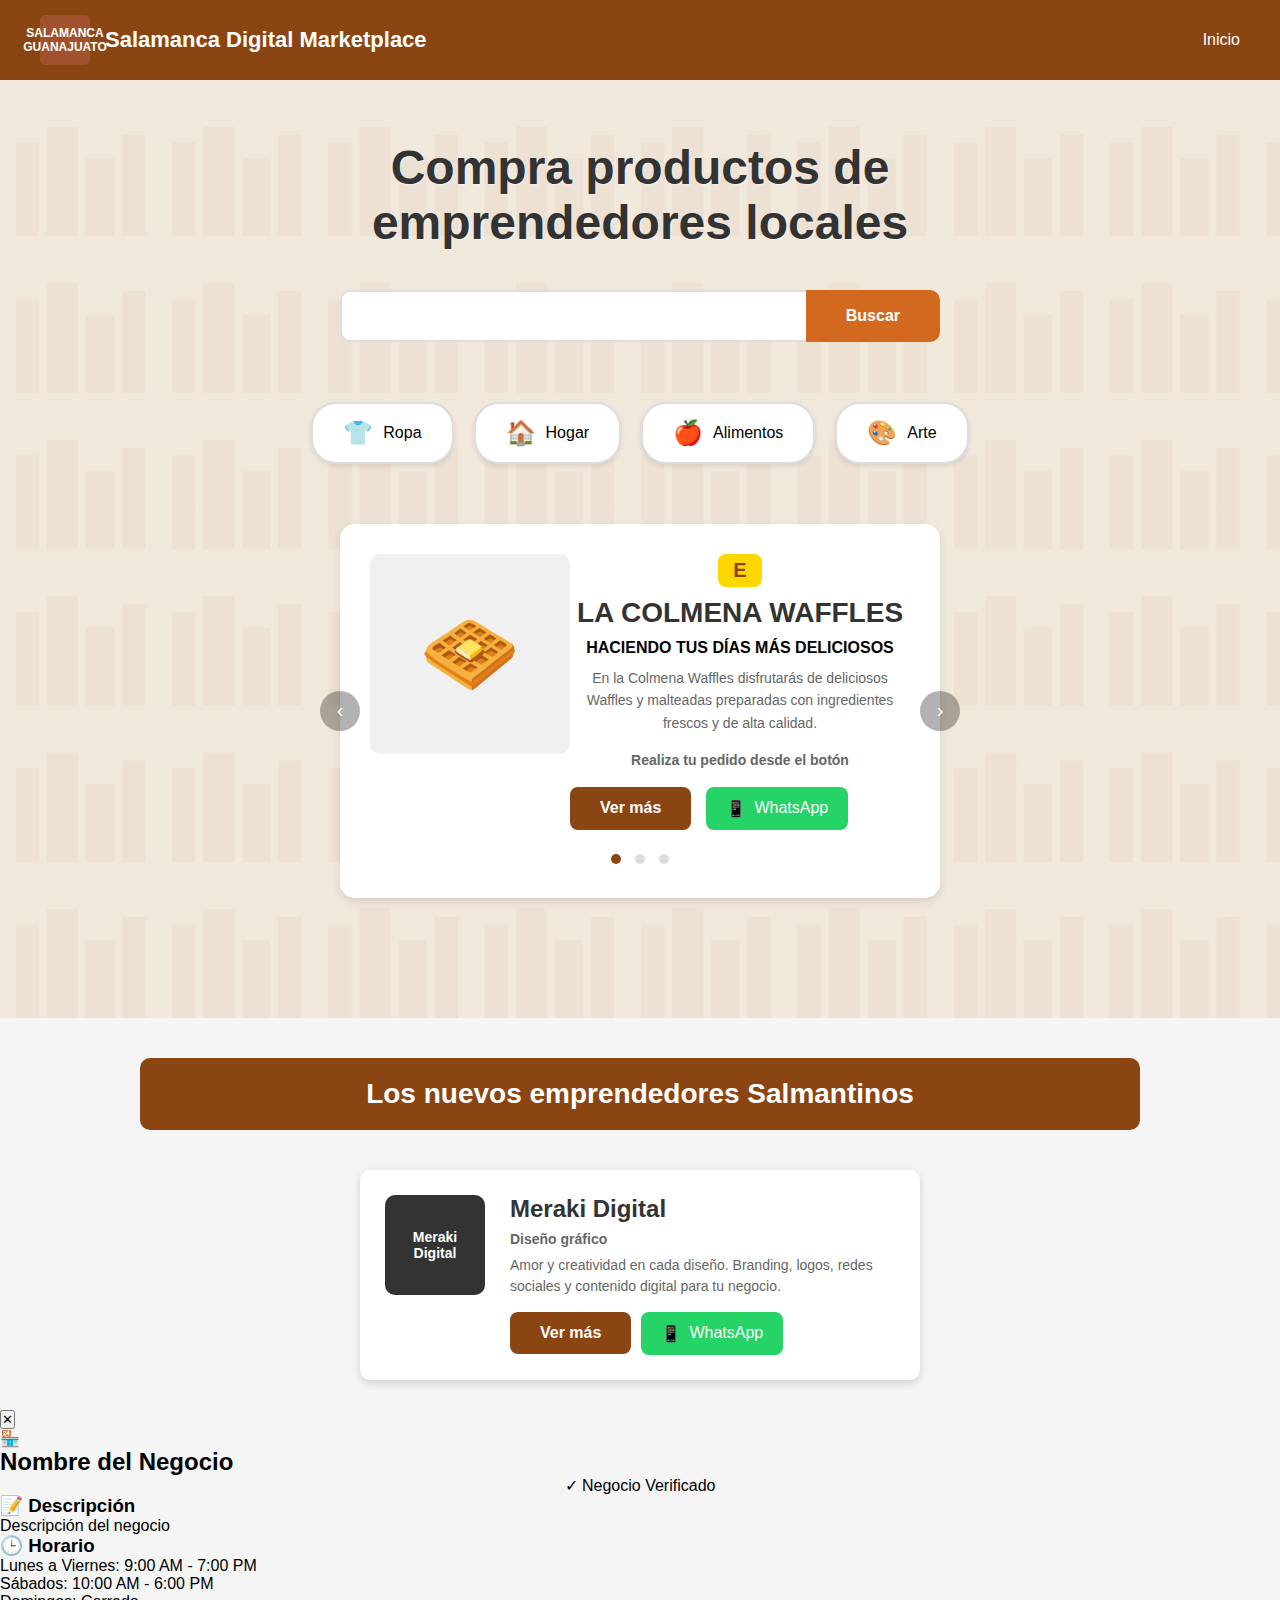
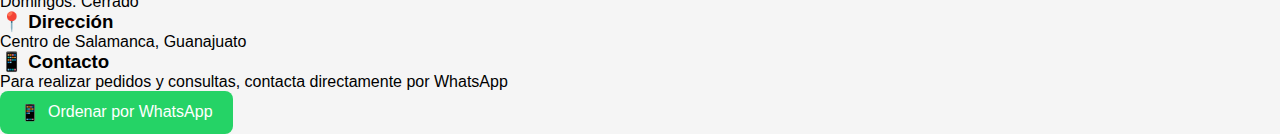
<file: index.html>
<!DOCTYPE html>
<html lang="es">
<head>
    <meta charset="UTF-8">
    <meta name="viewport" content="width=device-width, initial-scale=1.0">
    <title>Salamanca Digital Marketplace</title>
    <style>
        * {
            margin: 0;
            padding: 0;
            box-sizing: border-box;
        }

        body {
            font-family: Arial, sans-serif;
            background: #f5f5f5;
        }

        header {
            background: #8B4513;
            padding: 15px 40px;
            display: flex;
            justify-content: space-between;
            align-items: center;
            box-shadow: 0 2px 5px rgba(0,0,0,0.2);
        }

        .logo-section {
            display: flex;
            align-items: center;
            gap: 15px;
            cursor: pointer;
        }

        .logo {
            width: 50px;
            height: 50px;
            background: #A0522D;
            border-radius: 5px;
            display: flex;
            align-items: center;
            justify-content: center;
            color: white;
            font-weight: bold;
            font-size: 12px;
            text-align: center;
            padding: 5px;
        }

        .header-title {
            color: white;
            font-size: 22px;
            font-weight: bold;
        }

        .nav-link {
            color: white;
            text-decoration: none;
            font-size: 16px;
            cursor: pointer;
        }

        .hero-section {
            background: linear-gradient(rgba(255,255,255,0.7), rgba(255,255,255,0.7)), 
                        url('data:image/svg+xml,<svg xmlns="http://www.w3.org/2000/svg" viewBox="0 0 1200 600"><defs><pattern id="city" x="0" y="0" width="100" height="100" patternUnits="userSpaceOnUse"><rect fill="%23D2B48C" width="100" height="100"/><rect fill="%23C19A6B" x="10" y="40" width="15" height="60"/><rect fill="%23C19A6B" x="30" y="30" width="20" height="70"/><rect fill="%23C19A6B" x="55" y="50" width="18" height="50"/><rect fill="%23C19A6B" x="78" y="35" width="15" height="65"/></pattern></defs><rect fill="url(%23city)" width="1200" height="600"/></svg>');
            background-size: cover;
            padding: 60px 40px 80px;
            text-align: center;
            min-height: 500px;
        }

        .hero-title {
            font-size: 48px;
            font-weight: bold;
            color: #333;
            margin-bottom: 40px;
            text-shadow: 1px 1px 2px rgba(255,255,255,0.5);
        }

        .search-bar {
            max-width: 600px;
            margin: 0 auto 60px;
            display: flex;
            gap: 0;
        }

        .search-bar input {
            flex: 1;
            padding: 15px 20px;
            border: 2px solid #ddd;
            border-right: none;
            border-radius: 10px 0 0 10px;
            font-size: 16px;
        }

        .search-bar button {
            padding: 15px 40px;
            background: #D2691E;
            color: white;
            border: none;
            border-radius: 0 10px 10px 0;
            font-size: 16px;
            font-weight: bold;
            cursor: pointer;
        }

        .categories {
            display: flex;
            justify-content: center;
            gap: 20px;
            flex-wrap: wrap;
            margin-bottom: 60px;
        }

        .category-btn {
            background: white;
            padding: 15px 30px;
            border: 2px solid #ddd;
            border-radius: 25px;
            display: flex;
            align-items: center;
            gap: 10px;
            cursor: pointer;
            font-size: 16px;
            font-weight: 500;
            box-shadow: 0 2px 5px rgba(0,0,0,0.1);
            transition: all 0.2s;
        }

        .category-btn:hover {
            transform: translateY(-2px);
            box-shadow: 0 4px 8px rgba(0,0,0,0.15);
            background: #f0f0f0;
        }

        .icon {
            font-size: 24px;
        }

        .carousel-section {
            max-width: 600px;
            margin: 0 auto 40px;
            background: white;
            border-radius: 15px;
            padding: 30px;
            box-shadow: 0 4px 10px rgba(0,0,0,0.1);
            position: relative;
        }

        .carousel-content {
            display: flex;
            gap: 25px;
            align-items: center;
        }

        .carousel-item {
            display: none;
        }

        .carousel-item.active {
            display: flex;
        }

        .product-image {
            width: 200px;
            height: 200px;
            background: #f0f0f0;
            border-radius: 10px;
            overflow: hidden;
            flex-shrink: 0;
            display: flex;
            align-items: center;
            justify-content: center;
            font-size: 80px;
        }

        .product-info {
            flex: 1;
        }

        .badge {
            background: #FFD700;
            color: #8B4513;
            padding: 5px 15px;
            border-radius: 8px;
            font-weight: bold;
            font-size: 20px;
            display: inline-block;
            margin-bottom: 10px;
        }

        .product-info h2 {
            font-size: 28px;
            margin-bottom: 10px;
            color: #333;
        }

        .product-info h3 {
            font-size: 16px;
            font-weight: bold;
            margin-bottom: 10px;
            text-transform: uppercase;
        }

        .product-info p {
            color: #666;
            line-height: 1.6;
            margin-bottom: 15px;
            font-size: 14px;
        }

        .product-actions {
            display: flex;
            gap: 15px;
            margin-top: 15px;
        }

        .btn-vermas {
            background: #8B4513;
            color: white;
            padding: 12px 30px;
            border: none;
            border-radius: 8px;
            font-weight: bold;
            cursor: pointer;
            text-decoration: none;
            display: inline-block;
        }

        .btn-whatsapp {
            background: #25D366;
            color: white;
            padding: 12px 20px;
            border: none;
            border-radius: 8px;
            cursor: pointer;
            text-decoration: none;
            display: inline-flex;
            align-items: center;
            gap: 8px;
        }

        .carousel-dots {
            text-align: center;
            margin-top: 20px;
        }

        .dot {
            height: 10px;
            width: 10px;
            background: #ddd;
            border-radius: 50%;
            display: inline-block;
            margin: 0 5px;
            cursor: pointer;
        }

        .dot.active {
            background: #8B4513;
        }

        .arrow {
            position: absolute;
            top: 50%;
            transform: translateY(-50%);
            background: rgba(0,0,0,0.3);
            color: white;
            border: none;
            width: 40px;
            height: 40px;
            border-radius: 50%;
            cursor: pointer;
            font-size: 20px;
        }

        .arrow-left { left: -20px; }
        .arrow-right { right: -20px; }

        .emprendedores-section {
            background: #8B4513;
            padding: 20px;
            margin: 40px auto;
            max-width: 1000px;
            border-radius: 10px;
        }

        .emprendedores-title {
            color: white;
            text-align: center;
            font-size: 28px;
            font-weight: bold;
        }

        .emprendedores-grid {
            max-width: 600px;
            margin: 30px auto;
            padding: 0 20px;
        }

        .emprendedor-card {
            background: white;
            border-radius: 10px;
            padding: 25px;
            display: flex;
            gap: 25px;
            box-shadow: 0 3px 8px rgba(0,0,0,0.15);
        }

        .emprendedor-logo {
            width: 100px;
            height: 100px;
            background: #333;
            border-radius: 10px;
            flex-shrink: 0;
            display: flex;
            align-items: center;
            justify-content: center;
            color: white;
            font-size: 14px;
            font-weight: bold;
            text-align: center;
            padding: 10px;
        }

        .emprendedor-info {
            flex: 1;
        }

        .emprendedor-info h3 {
            font-size: 24px;
            margin-bottom: 8px;
            color: #333;
        }

        .emprendedor-info h4 {
            font-size: 14px;
            color: #666;
            margin-bottom: 8px;
        }

        .emprendedor-info p {
            color: #666;
            font-size: 14px;
            margin-bottom: 15px;
            line-height: 1.5;
        }

        .emprendedor-actions {
            display: flex;
            gap: 10px;
            align-items: center;
        }

        /* PÁGINA DE CATEGORÍA */
        .page-categoria {
            display: none;
            min-height: 100vh;
        }

        .page-categoria.active {
            display: block;
        }

        .categoria-header {
            background: #8B4513;
            color: white;
            padding: 30px 40px;
            box-shadow: 0 2px 5px rgba(0,0,0,0.2);
        }

        .categoria-header h1 {
            font-size: 36px;
            margin-bottom: 10px;
        }

        .categoria-header p {
            font-size: 18px;
            opacity: 0.9;
        }

        .negocios-container {
            max-width: 1200px;
            margin: 40px auto;
            padding: 0 40px;
        }

        .negocios-grid {
            display: grid;
            grid-template-columns: repeat(auto-fit, minmax(500px, 1fr));
            gap: 25px;
        }

        .negocio-card {
            background: white;
            border-radius: 10px;
            padding: 25px;
            display: flex;
            gap: 20px;
            box-shadow: 0 3px 8px rgba(0,0,0,0.15);
            transition: transform 0.2s;
        }

        .negocio-card:hover {
            transform: translateY(-3px);
            box-shadow: 0 5px 15px rgba(0,0,0,0.2);
        }

        .negocio-logo {
            width: 90px;
            height: 90px;
            background: #333;
            border-radius: 10px;
            flex-shrink: 0;
            display: flex;
            align-items: center;
            justify-content: center;
            font-size: 40px;
        }

        .negocio-info {
            flex: 1;
        }

        .negocio-info h3 {
            font-size: 22px;
            margin-bottom: 8px;
            color: #333;
        }

        .negocio-info p {
            color: #666;
            font-size: 14px;
            margin-bottom: 15px;
            line-height: 1.5;
        }

        .negocio-actions {
            display: flex;
            gap: 10px;
        }

        @media (max-width: 768px) {
            .hero-title {
                font-size: 32px;
            }
            .carousel-content {
                flex-direction: column;
            }
            .negocios-grid {
                grid-template-columns: 1fr;
            }
        }

        .hidden {
            display: none;
        }
    </style>
</head>
<body>
    <!-- PÁGINA PRINCIPAL -->
    <div id="mainPage">
        <header>
            <div class="logo-section" onclick="volverInicio()">
                <div class="logo">SALAMANCA<br>GUANAJUATO</div>
                <span class="header-title">Salamanca Digital Marketplace</span>
            </div>
            <a class="nav-link" onclick="volverInicio()">Inicio</a>
        </header>

        <section class="hero-section">
            <h1 class="hero-title">Compra productos de<br>emprendedores locales</h1>
            
            <div class="search-bar">
                <input type="text" id="searchInput" placeholder="">
                <button onclick="buscar()">Buscar</button>
            </div>

            <div class="categories">
                <button class="category-btn" onclick="abrirCategoria('ropa')">
                    <span class="icon">👕</span>
                    <span>Ropa</span>
                </button>
                <button class="category-btn" onclick="abrirCategoria('hogar')">
                    <span class="icon">🏠</span>
                    <span>Hogar</span>
                </button>
                <button class="category-btn" onclick="abrirCategoria('alimentos')">
                    <span class="icon">🍎</span>
                    <span>Alimentos</span>
                </button>
                <button class="category-btn" onclick="abrirCategoria('arte')">
                    <span class="icon">🎨</span>
                    <span>Arte</span>
                </button>
            </div>

            <div class="carousel-section">
                <button class="arrow arrow-left" onclick="cambiarSlide(-1)">‹</button>
                <button class="arrow arrow-right" onclick="cambiarSlide(1)">›</button>
                
                <div class="carousel-item active">
                    <div class="product-image">🧇</div>
                    <div class="product-info">
                        <span class="badge">E</span>
                        <h2>LA COLMENA WAFFLES</h2>
                        <h3>Haciendo tus días más deliciosos</h3>
                        <p>En la Colmena Waffles disfrutarás de deliciosos Waffles y malteadas preparadas con ingredientes frescos y de alta calidad.</p>
                        <p><strong>Realiza tu pedido desde el botón</strong></p>
                        <div class="product-actions">
                            <a href="#" class="btn-vermas">Ver más</a>
                            <a href="https://wa.me/1234567890" class="btn-whatsapp">
                                <span>📱</span>
                                <span>WhatsApp</span>
                            </a>
                        </div>
                    </div>
                </div>

                <div class="carousel-item">
                    <div class="product-image">🍕</div>
                    <div class="product-info">
                        <span class="badge">E</span>
                        <h2>PIZZERÍA DON GIUSEPPE</h2>
                        <h3>Sabor italiano auténtico</h3>
                        <p>Pizzas artesanales con masa hecha en casa y los mejores ingredientes importados de Italia. ¡Una experiencia única!</p>
                        <p><strong>Ordena tu pizza favorita</strong></p>
                        <div class="product-actions">
                            <a href="#" class="btn-vermas">Ver más</a>
                            <a href="https://wa.me/1234567891" class="btn-whatsapp">
                                <span>📱</span>
                                <span>WhatsApp</span>
                            </a>
                        </div>
                    </div>
                </div>

                <div class="carousel-item">
                    <div class="product-image">☕</div>
                    <div class="product-info">
                        <span class="badge">E</span>
                        <h2>CAFÉ AROMA</h2>
                        <h3>El mejor café de Salamanca</h3>
                        <p>Granos selectos de café mexicano, tostado artesanal y preparaciones especiales. Despierta tus sentidos cada mañana.</p>
                        <p><strong>Visítanos o pide a domicilio</strong></p>
                        <div class="product-actions">
                            <a href="#" class="btn-vermas">Ver más</a>
                            <a href="https://wa.me/1234567892" class="btn-whatsapp">
                                <span>📱</span>
                                <span>WhatsApp</span>
                            </a>
                        </div>
                    </div>
                </div>
                
                <div class="carousel-dots">
                    <span class="dot active" onclick="irASlide(0)"></span>
                    <span class="dot" onclick="irASlide(1)"></span>
                    <span class="dot" onclick="irASlide(2)"></span>
                </div>
            </div>
        </section>

        <div class="emprendedores-section">
            <h2 class="emprendedores-title">Los nuevos emprendedores Salmantinos</h2>
        </div>

        <div class="emprendedores-grid">
            <div class="emprendedor-card">
                <div class="emprendedor-logo" style="background: #333;">Meraki<br>Digital</div>
                <div class="emprendedor-info">
                    <h3>Meraki Digital</h3>
                    <h4>Diseño gráfico</h4>
                    <p>Amor y creatividad en cada diseño. Branding, logos, redes sociales y contenido digital para tu negocio.</p>
                    <div class="emprendedor-actions">
                        <a href="#" class="btn-vermas">Ver más</a>
                        <a href="https://wa.me/1234567893" class="btn-whatsapp">
                            <span>📱</span>
                            <span>WhatsApp</span>
                        </a>
                    </div>
                </div>
            </div>
        </div>
    </div>

    <!-- PÁGINA DE CATEGORÍA -->
    <div id="categoriaPage" class="page-categoria">
        <header>
            <div class="logo-section" onclick="volverInicio()">
                <div class="logo">SALAMANCA<br>GUANAJUATO</div>
                <span class="header-title">Salamanca Digital Marketplace</span>
            </div>
            <a class="nav-link" onclick="volverInicio()">← Volver al Inicio</a>
        </header>

        <div class="categoria-header">
            <h1 id="categoriaTitulo">Negocios de Ropa</h1>
            <p id="categoriaDescripcion">Descubre los mejores negocios locales</p>
        </div>

        <div class="negocios-container">
            <div class="negocios-grid" id="negociosGrid"></div>
        </div>
    </div>

    <!-- MODAL DE INFORMACIÓN DEL NEGOCIO -->
    <div class="modal-overlay" id="modalNegocio" onclick="cerrarModal(event)">
        <div class="modal-content" onclick="event.stopPropagation()">
            <div class="modal-header">
                <button class="modal-close" onclick="cerrarModal()">✕</button>
                <div class="modal-icon" id="modalIcono">🏪</div>
                <h2 id="modalNombre">Nombre del Negocio</h2>
                <div style="text-align: center;">
                    <span class="verificado-badge">✓ Negocio Verificado</span>
                </div>
            </div>
            <div class="modal-body">
                <div class="info-section">
                    <h3>📝 Descripción</h3>
                    <p id="modalDescripcion">Descripción del negocio</p>
                </div>
                
                <div class="info-section">
                    <h3>🕒 Horario</h3>
                    <p id="modalHorario">Lunes a Viernes: 9:00 AM - 7:00 PM<br>Sábados: 10:00 AM - 6:00 PM<br>Domingos: Cerrado</p>
                </div>
                
                <div class="info-section">
                    <h3>📍 Dirección</h3>
                    <p id="modalDireccion">Centro de Salamanca, Guanajuato</p>
                </div>
                
                <div class="info-section">
                    <h3>📱 Contacto</h3>
                    <p>Para realizar pedidos y consultas, contacta directamente por WhatsApp</p>
                </div>

                <div class="modal-actions">
                    <a href="#" id="modalWhatsapp" class="btn-whatsapp" style="flex: 1;">
                        <span>📱</span>
                        <span>Ordenar por WhatsApp</span>
                    </a>
                </div>
            </div>
        </div>
    </div>

    <script>
        // CARRUSEL
        let slideActual = 0;
        const slides = document.querySelectorAll('.carousel-item');
        const dots = document.querySelectorAll('.dot');

        function mostrarSlide(n) {
            slides.forEach(slide => slide.classList.remove('active'));
            dots.forEach(dot => dot.classList.remove('active'));
            
            if (n >= slides.length) slideActual = 0;
            if (n < 0) slideActual = slides.length - 1;
            
            slides[slideActual].classList.add('active');
            dots[slideActual].classList.add('active');
        }

        function cambiarSlide(direccion) {
            slideActual += direccion;
            mostrarSlide(slideActual);
        }

        function irASlide(n) {
            slideActual = n;
            mostrarSlide(slideActual);
        }

        setInterval(() => {
            cambiarSlide(1);
        }, 5000);

        // BASE DE DATOS DE NEGOCIOS
        const negocios = {
            ropa: [
                { nombre: "Boutique Eleganza", icono: "👗", descripcion: "Ropa de mujer elegante y moderna. Vestidos, blusas y accesorios exclusivos.", telefono: "4771234567", horario: "Lunes a Sábado: 10:00 AM - 8:00 PM<br>Domingos: 11:00 AM - 6:00 PM", direccion: "Calle Hidalgo #123, Centro, Salamanca, Gto." },
                { nombre: "Estilo Urbano MX", icono: "👕", descripcion: "Moda urbana para hombre y mujer. Streetwear y tendencias actuales.", telefono: "4771234568", horario: "Lunes a Viernes: 9:00 AM - 7:00 PM<br>Sábados: 10:00 AM - 6:00 PM<br>Domingos: Cerrado", direccion: "Av. Juárez #456, Col. Centro, Salamanca, Gto." },
                { nombre: "Zapatos El Paso", icono: "👞", descripcion: "Calzado de calidad para toda la familia. Marcas nacionales e importadas.", telefono: "4771234569", horario: "Lunes a Sábado: 9:00 AM - 8:00 PM<br>Domingos: 10:00 AM - 5:00 PM", direccion: "Portal Guerrero #78, Centro, Salamanca, Gto." },
                { nombre: "Telas y Más", icono: "🧵", descripcion: "Telas finas, hilos y accesorios para confección. Todo para tu creatividad.", telefono: "4771234570", horario: "Lunes a Viernes: 8:30 AM - 6:30 PM<br>Sábados: 9:00 AM - 5:00 PM<br>Domingos: Cerrado", direccion: "Calle Morelos #234, Centro, Salamanca, Gto." },
                { nombre: "Ropa Infantil Cielo", icono: "👶", descripcion: "Ropa para bebés y niños. Prendas cómodas y adorables de 0 a 12 años.", telefono: "4771234571", horario: "Lunes a Sábado: 10:00 AM - 7:00 PM<br>Domingos: 11:00 AM - 4:00 PM", direccion: "Plaza Principal #56, Centro, Salamanca, Gto." }
            ],
            hogar: [
                { nombre: "Casa Bonita Deco", icono: "🏠", descripcion: "Decoración moderna para tu hogar. Cuadros, plantas y accesorios únicos.", telefono: "4771234572", horario: "Lunes a Viernes: 9:00 AM - 7:00 PM<br>Sábados: 10:00 AM - 6:00 PM<br>Domingos: Cerrado", direccion: "Calle Allende #89, Centro, Salamanca, Gto." },
                { nombre: "Muebles Salamanca", icono: "🛋️", descripcion: "Muebles artesanales de madera. Salas, comedores y recámaras a tu medida.", telefono: "4771234573", horario: "Lunes a Sábado: 9:00 AM - 7:00 PM<br>Domingos: 10:00 AM - 3:00 PM", direccion: "Blvd. Insurgentes #345, Col. Industrial, Salamanca, Gto." },
                { nombre: "Textiles del Hogar", icono: "🛏️", descripcion: "Sábanas, cortinas y edredones de alta calidad. Confort para tu casa.", telefono: "4771234574", horario: "Lunes a Viernes: 9:00 AM - 6:00 PM<br>Sábados: 10:00 AM - 5:00 PM<br>Domingos: Cerrado", direccion: "Av. Guerrero #167, Centro, Salamanca, Gto." },
                { nombre: "Cocina Pro", icono: "🍳", descripcion: "Utensilios y accesorios para cocina. Todo lo que necesitas para cocinar.", telefono: "4771234575", horario: "Lunes a Sábado: 8:00 AM - 8:00 PM<br>Domingos: 9:00 AM - 5:00 PM", direccion: "Calle 5 de Mayo #234, Centro, Salamanca, Gto." },
                { nombre: "Jardines Verdes", icono: "🌱", descripcion: "Plantas, macetas y accesorios de jardinería. Dale vida a tus espacios.", telefono: "4771234576", horario: "Martes a Domingo: 8:00 AM - 6:00 PM<br>Lunes: Cerrado", direccion: "Carretera Salamanca-Celaya Km 2.5, Salamanca, Gto." }
            ],
            alimentos: [
                { nombre: "Panadería El Trigo", icono: "🥖", descripcion: "Pan artesanal recién horneado. Bolillo, telera y pan dulce tradicional.", telefono: "4771234577", horario: "Todos los días: 6:00 AM - 9:00 PM", direccion: "Calle Zaragoza #45, Centro, Salamanca, Gto." },
                { nombre: "Jugos Naturales Vita", icono: "🥤", descripcion: "Jugos, smoothies y licuados naturales. Frescura y salud en cada vaso.", telefono: "4771234578", horario: "Lunes a Sábado: 8:00 AM - 8:00 PM<br>Domingos: 9:00 AM - 6:00 PM", direccion: "Jardín Principal #12, Centro, Salamanca, Gto." },
                { nombre: "Carnes Don Pedro", icono: "🥩", descripcion: "Carnes frescas de primera calidad. Res, cerdo, pollo y cortes especiales.", telefono: "4771234579", horario: "Lunes a Sábado: 7:00 AM - 7:00 PM<br>Domingos: 7:00 AM - 3:00 PM", direccion: "Mercado Municipal, Local 45, Salamanca, Gto." },
                { nombre: "Dulces Tradicionales", icono: "🍬", descripcion: "Dulces típicos mexicanos. Alegrías, palanquetas y cajeta artesanal.", telefono: "4771234580", horario: "Lunes a Domingo: 9:00 AM - 8:00 PM", direccion: "Portal de Artesanos #23, Centro, Salamanca, Gto." },
                { nombre: "Verduras Frescas GTO", icono: "🥬", descripcion: "Verduras frescas directo del campo. Productos orgánicos y de temporada.", telefono: "4771234581", horario: "Martes, Jueves y Sábados: 7:00 AM - 2:00 PM", direccion: "Mercado Hidalgo, Puesto 67, Salamanca, Gto." }
            ],
            arte: [
                { nombre: "Galería Arte Local", icono: "🎨", descripcion: "Pinturas y obras de arte originales. Artistas salmantinos talentosos.", telefono: "4771234582", horario: "Miércoles a Domingo: 11:00 AM - 7:00 PM<br>Lunes y Martes: Cerrado", direccion: "Calle Independencia #89, Centro, Salamanca, Gto." },
                { nombre: "Cerámica Artesanal", icono: "🏺", descripcion: "Piezas de cerámica hechas a mano. Vajillas, jarrones y decoración única.", telefono: "4771234583", horario: "Lunes a Sábado: 10:00 AM - 6:00 PM<br>Domingos: Cerrado", direccion: "Callejón del Arte #34, Centro, Salamanca, Gto." },
                { nombre: "Joyería Plata y Piedra", icono: "💎", descripcion: "Joyería artesanal en plata. Anillos, aretes y collares con diseños únicos.", telefono: "4771234584", horario: "Lunes a Viernes: 10:00 AM - 7:00 PM<br>Sábados: 10:00 AM - 5:00 PM<br>Domingos: Cerrado", direccion: "Plaza de la Constitución #78, Centro, Salamanca, Gto." },
                { nombre: "Fotografía Momentos", icono: "📸", descripcion: "Sesiones fotográficas profesionales. Bodas, eventos y retratos artísticos.", telefono: "4771234585", horario: "Lunes a Viernes: 9:00 AM - 6:00 PM<br>Sábados: Bajo cita previa<br>Domingos: Cerrado", direccion: "Av. Madero #156, Col. Centro, Salamanca, Gto." },
                { nombre: "Bordados Mexicanos", icono: "🧶", descripcion: "Textiles bordados a mano. Blusas, manteles y piezas decorativas tradicionales.", telefono: "4771234586", horario: "Lunes a Sábado: 9:00 AM - 6:00 PM<br>Domingos: Cerrado", direccion: "Casa de la Cultura, Planta Baja, Salamanca, Gto." }
            ]
        };

        const infoCategoria = {
            ropa: { titulo: "Negocios de Ropa", descripcion: "Encuentra las mejores tiendas de moda y calzado en Salamanca" },
            hogar: { titulo: "Negocios de Hogar", descripcion: "Todo para decorar y equipar tu hogar con estilo" },
            alimentos: { titulo: "Negocios de Alimentos", descripcion: "Productos frescos y deliciosos de emprendedores locales" },
            arte: { titulo: "Negocios de Arte", descripcion: "Arte y artesanías únicas hechas por talentosos artistas salmantinos" }
        };

        function abrirCategoria(categoria) {
            // Ocultar página principal
            document.getElementById('mainPage').classList.add('hidden');
            
            // Mostrar página de categoría
            document.getElementById('categoriaPage').classList.add('active');
            
            // Actualizar título y descripción
            document.getElementById('categoriaTitulo').textContent = infoCategoria[categoria].titulo;
            document.getElementById('categoriaDescripcion').textContent = infoCategoria[categoria].descripcion;
            
            // Cargar negocios
            const negociosGrid = document.getElementById('negociosGrid');
            negociosGrid.innerHTML = '';
            
            negocios[categoria].forEach(negocio => {
                const card = document.createElement('div');
                card.className = 'negocio-card';
                card.innerHTML = `
                    <div class="negocio-logo">${negocio.icono}</div>
                    <div class="negocio-info">
                        <h3>${negocio.nombre}</h3>
                        <p>${negocio.descripcion}</p>
                        <div class="negocio-actions">
                            <a href="#" class="btn-vermas" onclick="abrirModal('${negocio.nombre}', '${negocio.icono}', '${negocio.descripcion}', '${negocio.horario}', '${negocio.direccion}', '${negocio.telefono}'); return false;">Ver más</a>
                            <a href="https://wa.me/52${negocio.telefono}" class="btn-whatsapp">
                                <span>📱</span>
                                <span>WhatsApp</span>
                            </a>
                        </div>
                    </div>
                `;
                negociosGrid.appendChild(card);
            });
            
            // Scroll al inicio
            window.scrollTo(0, 0);
        }

        function volverInicio() {
            document.getElementById('mainPage').classList.remove('hidden');
            document.getElementById('categoriaPage').classList.remove('active');
            window.scrollTo(0, 0);
        }

        function buscar() {
            const termino = document.getElementById('searchInput').value.toLowerCase();
            console.log('Buscando:', termino);
        }

        function abrirModal(nombre, icono, descripcion, horario, direccion, telefono) {
            document.getElementById('modalIcono').textContent = icono;
            document.getElementById('modalNombre').textContent = nombre;
            document.getElementById('modalDescripcion').textContent = descripcion;
            document.getElementById('modalHorario').innerHTML = horario;
            document.getElementById('modalDireccion').textContent = direccion;
            document.getElementById('modalWhatsapp').href = `https://wa.me/52${telefono}`;
            document.getElementById('modalNegocio').classList.add('active');
        }

        function cerrarModal(event) {
            if (!event || event.target.id === 'modalNegocio') {
                document.getElementById('modalNegocio').classList.remove('active');
            }
        }

        document.getElementById('searchInput').addEventListener('keypress', function(e) {
            if (e.key === 'Enter') {
                buscar();
            }
        });
    </script>

</body>
</html>
</file>
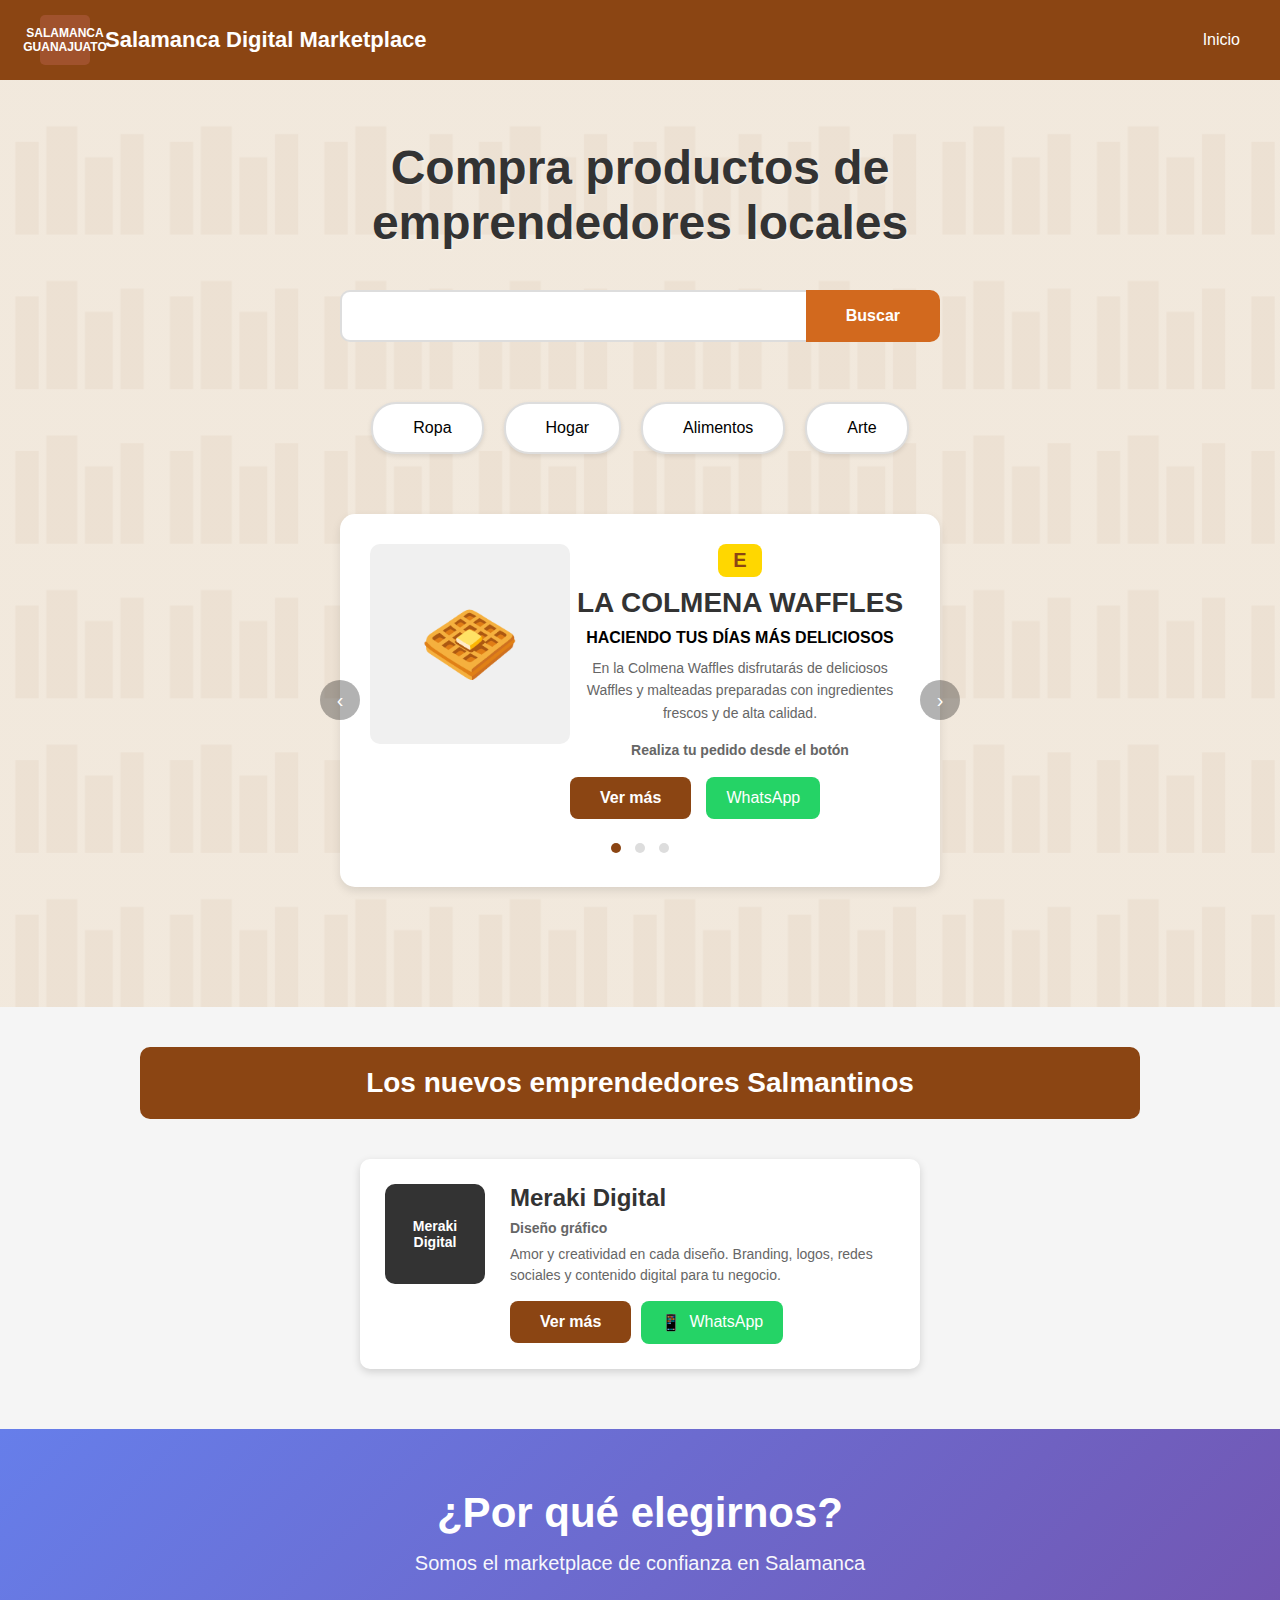
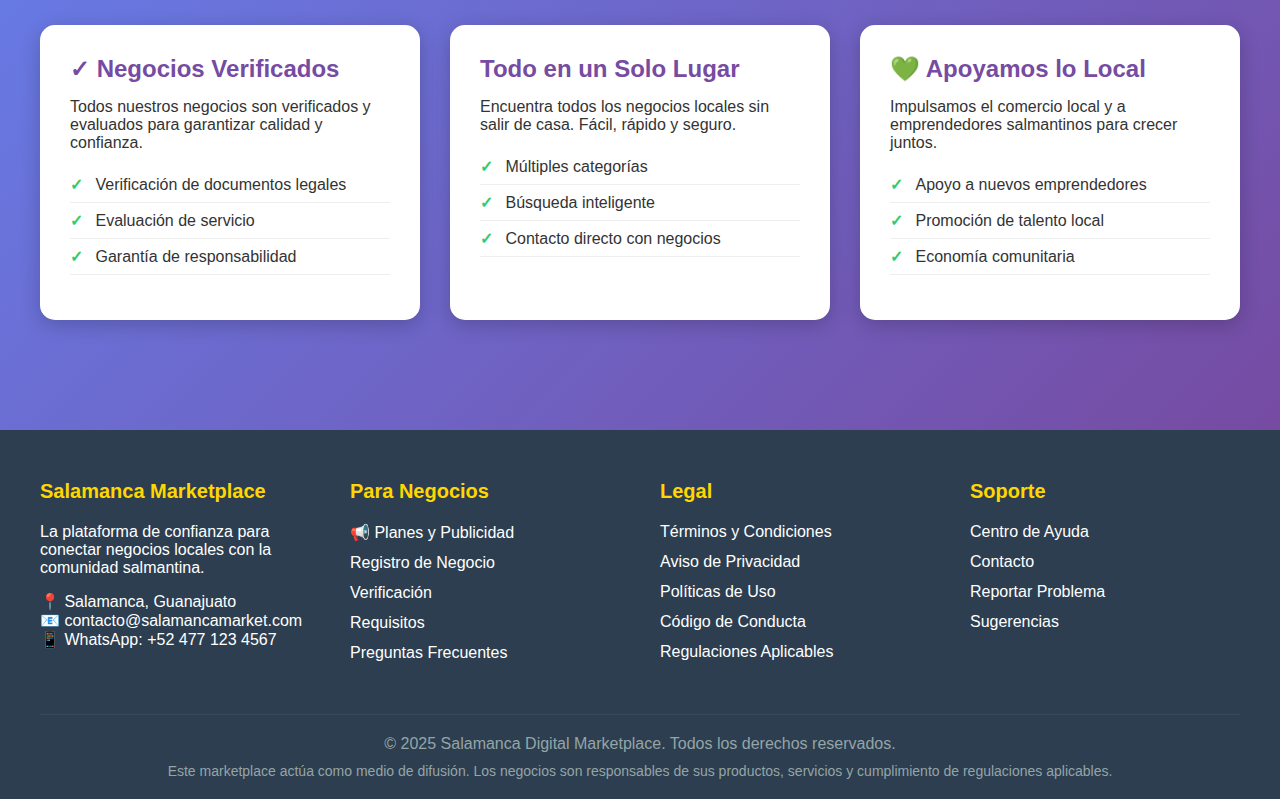
<file: market/index.html>
<html lang="es">
<head>
    <meta charset="UTF-8">
    <meta name="viewport" content="width=device-width, initial-scale=1.0">
    <title>Salamanca Digital Marketplace</title>
    <link rel="stylesheet" href="styles.css">
    <script src="script.js"></script>
    


</head>

<body>
    <!-- PÁGINA PRINCIPAL -->
    <div id="mainPage">
        <header>
            <div class="logo-section" onclick="volverInicio()">
                <div class="logo">SALAMANCA<br>GUANAJUATO</div>
                <span class="header-title">Salamanca Digital Marketplace</span>
            </div>
            <a class="nav-link" onclick="volverInicio()">Inicio</a>
        </header>

        <section class="hero-section">
            <h1 class="hero-title">Compra productos de<br>emprendedores locales</h1>
            
            <div class="search-bar">
                <input type="text" id="searchInput" placeholder="">
                <button onclick="buscar()">Buscar</button>
            </div>

            <div class="categories">
                <button class="category-btn" onclick="abrirCategoria('ropa')">
                    <span class="icon"></span>
                    <span>Ropa</span>
                </button>
                <button class="category-btn" onclick="abrirCategoria('hogar')">
                    <span class="icon"></span>
                    <span>Hogar</span>
                </button>
                <button class="category-btn" onclick="abrirCategoria('alimentos')">
                    <span class="icon"></span>
                    <span>Alimentos</span>
                </button>
                <button class="category-btn" onclick="abrirCategoria('arte')">
                    <span class="icon"></span>
                    <span>Arte</span>
                </button>
            </div>

            <div class="carousel-section">
                <button class="arrow arrow-left" onclick="cambiarSlide(-1)">‹</button>
                <button class="arrow arrow-right" onclick="cambiarSlide(1)">›</button>
                
                <div class="carousel-item active">
                    <div class="product-image">🧇</div>
                    <div class="product-info">
                        <span class="badge">E</span>
                        <h2>LA COLMENA WAFFLES</h2>
                        <h3>Haciendo tus días más deliciosos</h3>
                        <p>En la Colmena Waffles disfrutarás de deliciosos Waffles y malteadas preparadas con ingredientes frescos y de alta calidad.</p>
                        <p><strong>Realiza tu pedido desde el botón</strong></p>
                        <div class="product-actions">
                            <a href="#" class="btn-vermas">Ver más</a>
                            <a href="https://www.maspedidos.menu/lacolmenawaffles/lacolmenawaffles?fm=pickup" class="btn-whatsapp">
                                
                                <span>WhatsApp</span>
                            </a>
                        </div>
                    </div>
                </div>

                <div class="carousel-item">
                    <div class="product-image"></div>
                    <div class="product-info">
                        <span class="badge">E</span>
                        <h2>PIZZERÍA DON GIUSEPPE</h2>
                        <h3>Sabor italiano auténtico</h3>
                        <p>Pizzas artesanales con masa hecha en casa y los mejores ingredientes importados de Italia. ¡Una experiencia única!</p>
                        <p><strong>Ordena tu pizza favorita</strong></p>
                        <div class="product-actions">
                            <a href="#" class="btn-vermas">Ver más</a>
                            <a href="https://wa.me/1234567891" class="btn-whatsapp">
                               
                                <span>WhatsApp</span>
                            </a>
                        </div>
                    </div>
                </div>

                <div class="carousel-item">
                    <div class="product-image"></div>
                    <div class="product-info">
                        <span class="badge">E</span>
                        <h2>CAFÉ AROMA</h2>
                        <h3>El mejor café de Salamanca</h3>
                        <p>Granos selectos de café mexicano, tostado artesanal y preparaciones especiales. Despierta tus sentidos cada mañana.</p>
                        <p><strong>Visítanos o pide a domicilio</strong></p>
                        <div class="product-actions">
                            <a href="#" class="btn-vermas">Ver más</a>
                            <a href="https://wa.me/1234567892" class="btn-whatsapp">
                             
                                <span>WhatsApp</span>
                            </a>
                        </div>
                    </div>
                </div>
                
                <div class="carousel-dots">
                    <span class="dot active" onclick="irASlide(0)"></span>
                    <span class="dot" onclick="irASlide(1)"></span>
                    <span class="dot" onclick="irASlide(2)"></span>
                </div>
            </div>
        </section>

        <div class="emprendedores-section">
            <h2 class="emprendedores-title">Los nuevos emprendedores Salmantinos</h2>
        </div>

        <div class="emprendedores-grid">
            <div class="emprendedor-card">
                <div class="emprendedor-logo" style="background: #333;">Meraki<br>Digital</div>
                <div class="emprendedor-info">
                    <h3>Meraki Digital</h3>
                    <h4>Diseño gráfico</h4>
                    <p>Amor y creatividad en cada diseño. Branding, logos, redes sociales y contenido digital para tu negocio.</p>
                    <div class="emprendedor-actions">
                        <a href="#" class="btn-vermas">Ver más</a>
                        <a href="https://wa.me/1234567893" class="btn-whatsapp">
                            <span>📱</span>
                            <span>WhatsApp</span>
                        </a>
                    </div>
                </div>
            </div>
        </div>
    </div>

    <!-- PÁGINA DE CATEGORÍA -->
    <div id="categoriaPage" class="page-categoria">
        <header>
            <div class="logo-section" onclick="volverInicio()">
                <div class="logo">SALAMANCA<br>GUANAJUATO</div>
                <span class="header-title">Salamanca Digital Marketplace</span>
            </div>
            <a class="nav-link" onclick="volverInicio()">← Volver al Inicio</a>
        </header>

        <div class="categoria-header">
            <h1 id="categoriaTitulo">Negocios de Ropa</h1>
            <p id="categoriaDescripcion">Descubre los mejores negocios locales</p>
        </div>

        <div class="negocios-container">
            <div class="negocios-grid" id="negociosGrid"></div>
        </div>
    </div>

    <!-- SECCIÓN DE PROMOCIÓN DEL MARKETPLACE -->
    <section class="promo-section">
        <div class="promo-container">
            <div class="promo-header">
                <h2>¿Por qué elegirnos?</h2>
                <p>Somos el marketplace de confianza en Salamanca</p>
            </div>
            
            <div class="promo-grid">
                <div class="promo-card">
                    <h3>✓ Negocios Verificados</h3>
                    <p>Todos nuestros negocios son verificados y evaluados para garantizar calidad y confianza.</p>
                    <ul>
                        <li>Verificación de documentos legales</li>
                        <li>Evaluación de servicio</li>
                        <li>Garantía de responsabilidad</li>
                    </ul>
                </div>
                
                <div class="promo-card">
                    <h3> Todo en un Solo Lugar</h3>
                    <p>Encuentra todos los negocios locales sin salir de casa. Fácil, rápido y seguro.</p>
                    <ul>
                        <li>Múltiples categorías</li>
                        <li>Búsqueda inteligente</li>
                        <li>Contacto directo con negocios</li>
                    </ul>
                </div>
                
                <div class="promo-card">
                    <h3>💚 Apoyamos lo Local</h3>
                    <p>Impulsamos el comercio local y a emprendedores salmantinos para crecer juntos.</p>
                    <ul>
                        <li>Apoyo a nuevos emprendedores</li>
                        <li>Promoción de talento local</li>
                        <li>Economía comunitaria</li>
                    </ul>
                </div>
            </div>
        </div>
    </section>

    <!-- FOOTER CON REGULACIONES -->
    <footer>
        <div class="footer-container">
            <div class="footer-grid">
                <div class="footer-section">
                    <h4>Salamanca Marketplace</h4>
                    <p>La plataforma de confianza para conectar negocios locales con la comunidad salmantina.</p>
                    <p style="margin-top: 15px;">📍 Salamanca, Guanajuato</p>
                    <p>📧 contacto@salamancamarket.com</p>
                    <p>📱 WhatsApp: +52 477 123 4567</p>
                </div>
                
                <div class="footer-section">
                    <h4>Para Negocios</h4>
                    <ul>
                        <li><a href="#" onclick="abrirPlanesPublicidad(); return false;">📢 Planes y Publicidad</a></li>
                        <li><a href="https://wa.me/521234567890?text=Hola,%20quiero%20registrar%20mi%20negocio">Registro de Negocio</a></li>
                        <li><a href="#">Verificación</a></li>
                        <li><a href="#">Requisitos</a></li>
                        <li><a href="#">Preguntas Frecuentes</a></li>
                    </ul>
                </div>
                
                <div class="footer-section">
                    <h4>Legal</h4>
                    <ul>
                        <li><a href="#" onclick="alert('Sección de Términos y Condiciones en desarrollo'); return false;">Términos y Condiciones</a></li>
                        <li><a href="#" onclick="alert('Sección de Aviso de Privacidad en desarrollo'); return false;">Aviso de Privacidad</a></li>
                        <li><a href="#" onclick="alert('Sección de Políticas de Uso en desarrollo'); return false;">Políticas de Uso</a></li>
                        <li><a href="#" onclick="alert('Sección de Código de Conducta en desarrollo'); return false;">Código de Conducta</a></li>
                        <li><a href="#" onclick="alert('Sección de Regulaciones en desarrollo'); return false;">Regulaciones Aplicables</a></li>
                    </ul>
                </div>
                
                <div class="footer-section">
                    <h4>Soporte</h4>
                    <ul>
                        <li><a href="#">Centro de Ayuda</a></li>
                        <li><a href="#">Contacto</a></li>
                        <li><a href="#">Reportar Problema</a></li>
                        <li><a href="#">Sugerencias</a></li>
                    </ul>
                </div>
            </div>
            
            <div class="footer-bottom">
                <p>&copy; 2025 Salamanca Digital Marketplace. Todos los derechos reservados.</p>
                <p style="margin-top: 10px; font-size: 14px;">
                    Este marketplace actúa como medio de difusión. Los negocios son responsables de sus productos, servicios y cumplimiento de regulaciones aplicables.
                </p>
            </div>
        </div>
    </footer>

    

    <!-- PÁGINA DE PLANES Y PUBLICIDAD -->
    <div id="planesPage" class="page-planes">
        <header>
            <div class="logo-section" onclick="volverInicio()">
                <div class="logo">SALAMANCA<br>GUANAJUATO</div>
                <span class="header-title">Salamanca Digital Marketplace</span>
            </div>
            <a class="nav-link" onclick="volverInicio()">← Volver al Inicio</a>
        </header>

        <div class="planes-hero">
            <h1>¿Tienes un negocio? ¡Únete a nosotros!</h1>
            <p>Ofrecemos dos modalidades adaptadas a tus necesidades</p>
        </div>

        <section class="modalidades-section">
            <div class="modalidades-container">
                <div class="modalidades-grid">
                    <!-- Modalidad Estudiantes -->
                    <div class="modalidad-card">
                        <span class="modalidad-badge">🎓 ESTUDIANTES</span>
                        <h3>Plan Emprendedor Joven</h3>
                        <div class="precio">GRATIS</div>
                        <p style="text-align: center; color: #666; margin-bottom: 20px;">Primer mes / Luego $299 MXN/mes</p>
                        <ul>
                            <li>Espacio en "Nuevos Emprendedores"</li>
                            <li>Aparece 1 mes destacado</li>
                            <li>Perfil verificado básico</li>
                            <li>Contacto directo por WhatsApp</li>
                            <li>Ideal para estudiantes y nuevos negocios</li>
                            <li>Apoyo al emprendimiento local</li>
                        </ul>
                        <a href="https://wa.me/521234567890?text=Hola,%20quiero%20información%20sobre%20el%20Plan%20Emprendedor%20Joven" class="btn-contacto" target="_blank">Solicitar Información</a>
                    </div>
                    
                    <!-- Modalidad Negocios Establecidos -->
                    <div class="modalidad-card">
                        <span class="modalidad-badge">🏆 PREMIUM</span>
                        <h3>Plan Negocio Premium</h3>
                        <div class="precio">$799 <span style="font-size: 24px;">MXN/mes</span></div>
                        <p style="text-align: center; color: #666; margin-bottom: 20px;">Publicidad destacada</p>
                        <ul>
                            <li>Aparición en carrusel principal</li>
                            <li>Perfil verificado completo</li>
                            <li>Listado en categorías</li>
                            <li>Badge de "Negocio Verificado"</li>
                            <li>Mayor visibilidad y alcance</li>
                            <li>Estadísticas de visualización</li>
                            <li>Soporte prioritario</li>
                        </ul>
                        <a href="https://wa.me/521234567890?text=Hola,%20quiero%20información%20sobre%20el%20Plan%20Negocio%20Premium" class="btn-contacto" target="_blank">Contratar Ahora</a>
                    </div>
                </div>

                <div style="text-align: center; margin-top: 50px; padding: 30px; background: white; border-radius: 15px;">
                    <h3 style="color: #8B4513; margin-bottom: 15px;">¿Necesitas más información?</h3>
                    <p style="color: #666; margin-bottom: 20px;">Contáctanos directamente y te ayudaremos a elegir el mejor plan para tu negocio</p>
                    <a href="https://wa.me/521234567890?text=Hola,%20quiero%20más%20información%20sobre%20los%20planes%20de%20publicidad" class="btn-contacto" style="display: inline-block; max-width: 300px;" target="_blank">📱 Contactar por WhatsApp</a>
                </div>
            </div>
        </section>

        <!-- Footer también en página de planes -->
        <footer>
            <div class="footer-container">
                <div class="footer-bottom">
                    <p>&copy; 2025 Salamanca Digital Marketplace. Todos los derechos reservados.</p>
                </div>
            </div>
        </footer>
    </div>

</body>
</html>
</file>
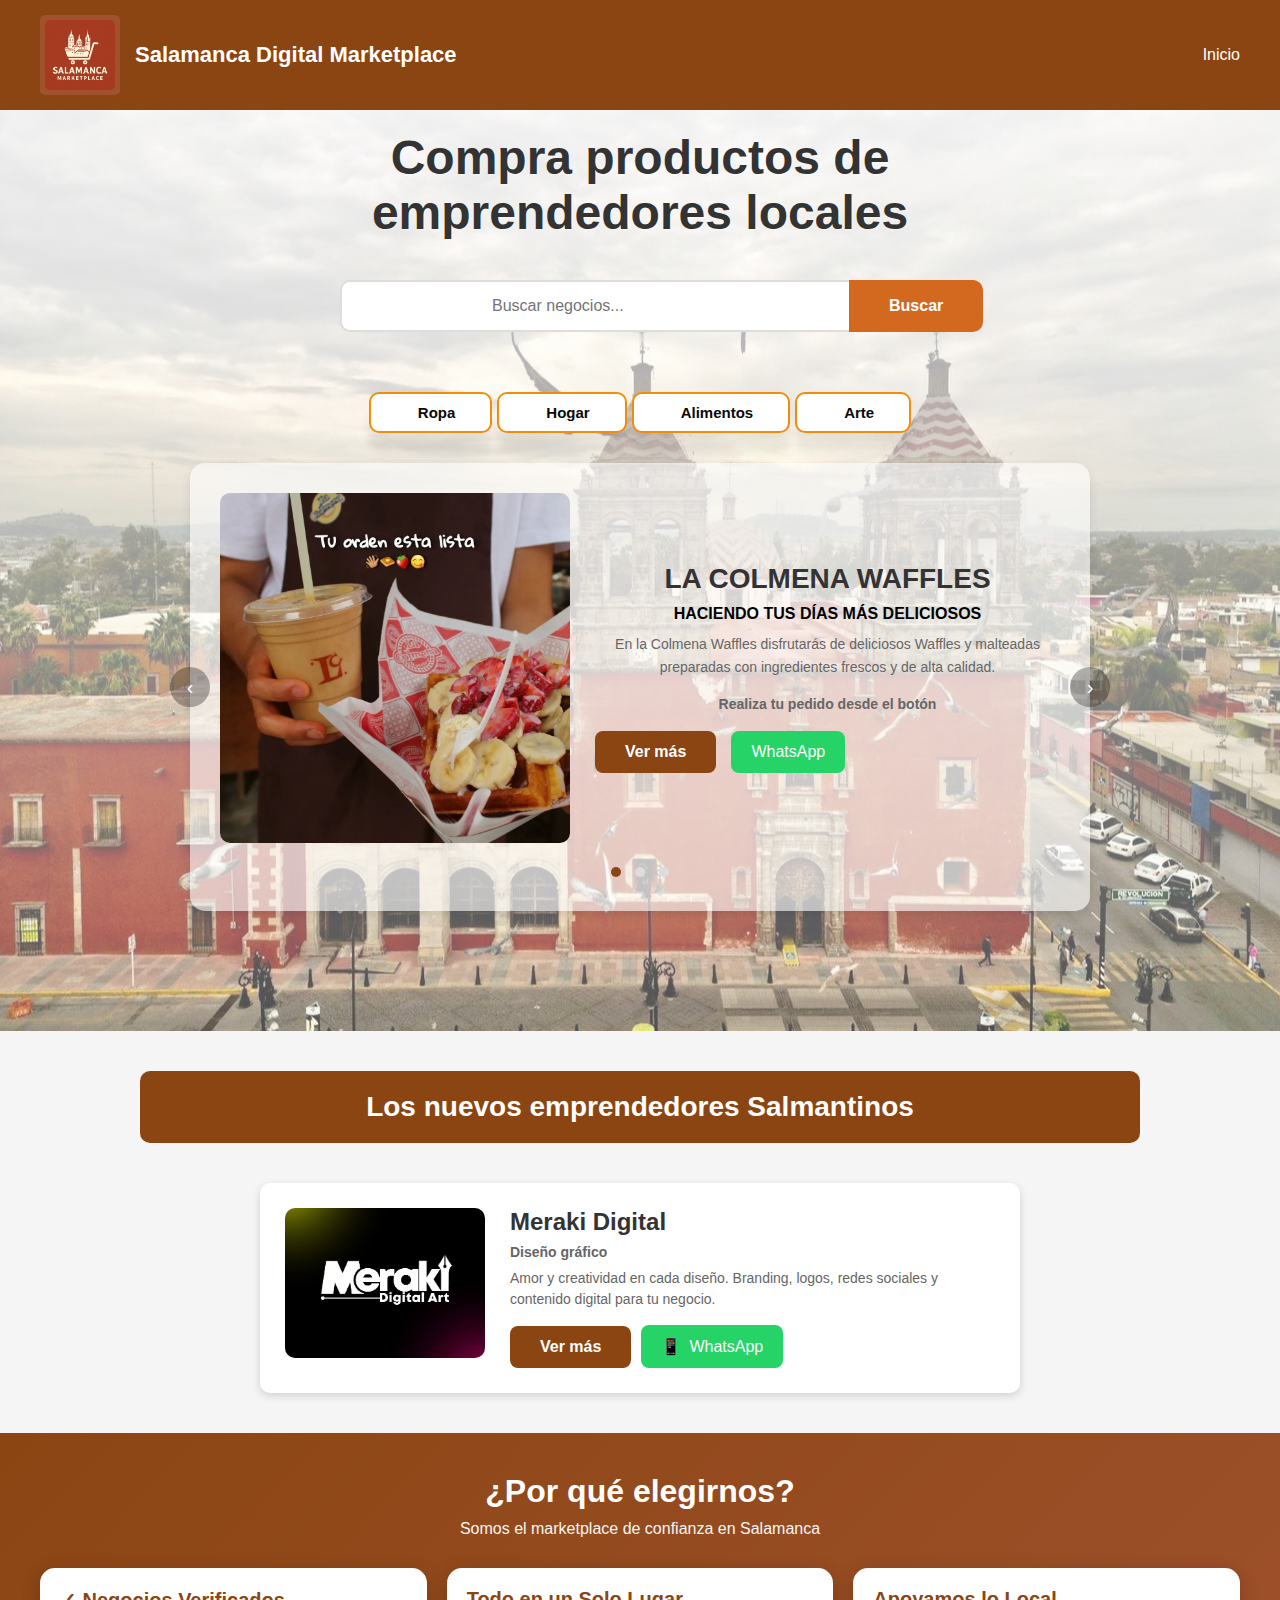
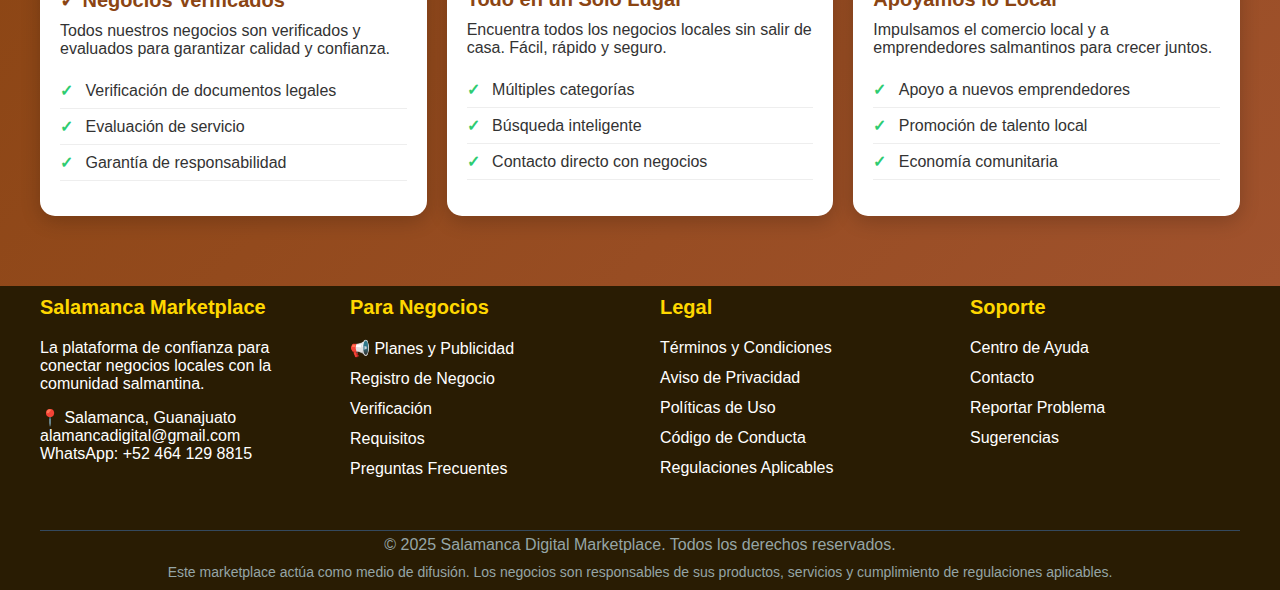
<file: indexa.html>
<!DOCTYPE html>
<html lang="es">
<head>
    <meta charset="UTF-8">
    <meta name="viewport" content="width=device-width, initial-scale=1.0">
    <title>Salamanca Digital Marketplace</title>
    <style>
        * {
            margin: 0;
            padding: 0;
            box-sizing: border-box;
        }

        body {
            font-family: Arial, sans-serif;
            background: #f5f5f5;
        }

        header {
            background: #8B4513;
            padding: 15px 40px;
            display: flex;
            justify-content: space-between;
            align-items: center;
            box-shadow: 0 2px 5px rgba(0,0,0,0.2);
        }

        .logo-section {
            display: flex;
            align-items: center;
            gap: 15px;
            cursor: pointer;
        }

        .logo {
            width: 80px;
            height: 80px;
            background: #A0522D;
            border-radius: 5px;
            display: flex;
            align-items: center;
            justify-content: center;
            color: white;
            font-weight: bold;
            font-size: 12px;
            text-align: center;
            padding: 5px;
            overflow: hidden;
        }

        .logo img {
            width: 100%;
            height: 100%;
            object-fit: cover;
            border-radius: 5px;
        }

        .header-title {
            color: white;
            font-size: 22px;
            font-weight: bold;
        }

        .nav-link {
            color: white;
            text-decoration: none;
            font-size: 16px;
            cursor: pointer;
        }

        .hero-section {
    background: 
        linear-gradient(rgba(255, 255, 255, 0.85), rgba(255, 255, 255, 0.30)),
        url('salamanca2.jpeg') center/cover no-repeat;
    padding: 20px 40px 80px;
    text-align: center;
    min-height: 500px;
    display: flex;
    align-items: center;
    justify-content: center;
    flex-direction: column;
}

        

        .hero-title {
            font-size: 48px;
            font-weight: bold;
            color: #333;
            margin-bottom: 40px;
            text-shadow: 1px 1px 2px rgba(255,255,255,0.5);
        }

        .search-bar {
            max-width: 600px;
            margin: 0 auto 60px;
            display: flex;
            gap: 0;
        }

        .search-bar input {
            flex: 1;
            padding: 15px 150px;
            border: 2px solid #ddd;
            border-right: none;
            border-radius: 10px 0 0 10px;
            font-size: 16px;
        }

        .search-bar button {
            padding: 15px 40px;
            background: #D2691E;
            color: white;
            border: none;
            border-radius: 0 10px 10px 0;
            font-size: 16px;
            font-weight: bold;
            cursor: pointer;
        }

        .categories {
    display: flex;
    flex-wrap: wrap;
    justify-content: center;
    gap: 5px;
    margin-top: 0px;
}

.category-btn {
    background: #ffffff;
    border: 2px solid #f18d0a;
    border-radius: 10px;
    padding: 10px 35px;
    font-size: 15px;
    font-weight: 600;
    color: #090909;
    display: flex;
    align-items: center;
    gap: 12px;
    cursor: pointer;
    box-shadow: 0 20px 10px rgba(0,0,0,0.08);
    transition: all 0.3s ease;
    min-width: 100px;
    justify-content: center;
}

.category-btn .icon {
    font-size: 28px;
    transition: transform 0.3s ease;
}

/* --- EFECTO HOVER --- */
.category-btn:hover {
    background: #452a07;
    color: #fff;
    border-color: #4d2b02;
    transform: translateY(-3px);
    box-shadow: 0 6px 15px rgba(27, 16, 1, 0.3);
}

.category-btn:hover .icon {
    transform: scale(1.2);
}

        .icon {
            font-size: 24px;
        }

        .carousel-section {
            max-width: 900px;
            margin: 30px auto 40px;
            background: rgba(255, 255, 255, 0.6);
            border-radius: 15px;
            padding: 30px;
            box-shadow: 0 4px 10px rgba(0,0,0,0.1);
            position: relative;
        }

        .carousel-item {
            display: none;
            gap: 25px;
            align-items: center;
        }

        .carousel-item.active {
            display: flex;
        }
    .product-image img {
    width: 100%;
    height: 400px; /* ajusta según el tamaño de tu carrusel */
    object-fit: cover;
    border-radius: 12px;
}

        .product-image {
            width: 350px;
            height: 350px;
            background: #f0f0f0;
            border-radius: 10px;
            overflow: hidden;
            flex-shrink: 0;
            display: flex;
            align-items: center;
            justify-content: center;
            font-size: 80px;
        }

        .product-info {
            flex: 1;
        }

      
        .product-info h2 {
            font-size: 28px;
            margin-bottom: 10px;
            color: #333;
        }

        .product-info h3 {
            font-size: 16px;
            font-weight: bold;
            margin-bottom: 10px;
            text-transform: uppercase;
        }

        .product-info p {
            color: #666;
            line-height: 1.6;
            margin-bottom: 15px;
            font-size: 14px;
        }

        .product-actions {
            display: flex;
            gap: 15px;
            margin-top: 15px;
        }

        .btn-vermas {
            background: #8B4513;
            color: white;
            padding: 12px 30px;
            border: none;
            border-radius: 8px;
            font-weight: bold;
            cursor: pointer;
            text-decoration: none;
            display: inline-block;
        }

        .btn-whatsapp {
            background: #25D366;
            color: white;
            padding: 12px 20px;
            border: none;
            border-radius: 8px;
            cursor: pointer;
            text-decoration: none;
            display: inline-flex;
            align-items: center;
            gap: 8px;
        }

        .carousel-dots {
            text-align: center;
            margin-top: 20px;
        }

        .dot {
            height: 10px;
            width: 10px;
            background: #ddd;
            border-radius: 50%;
            display: inline-block;
            margin: 0 5px;
            cursor: pointer;
        }

        .dot.active {
            background: #8B4513;
        }

        .arrow {
            position: absolute;
            top: 50%;
            transform: translateY(-50%);
            background: rgba(0,0,0,0.3);
            color: white;
            border: none;
            width: 40px;
            height: 40px;
            border-radius: 50%;
            cursor: pointer;
            font-size: 20px;
        }

        .arrow-left { left: -20px; }
        .arrow-right { right: -20px; }

        .emprendedores-section {
            background: #8B4513;
            padding: 20px;
            margin: 40px auto;
            max-width: 1000px;
            border-radius: 10px;
        }

        .emprendedores-title {
            color: white;
            text-align: center;
            font-size: 28px;
            font-weight: bold;
        }

        .emprendedores-grid {
            max-width: 800px;
            margin: 30px auto;
            padding: 0 20px;
        }

        .emprendedor-card {
            background: white;
            border-radius: 10px;
            padding: 25px;
            display: flex;
            gap: 25px;
            box-shadow: 0 3px 8px rgba(0,0,0,0.15);
        }

        .emprendedor-logo {
            width: 200px;
            height: 200px;
            background: #333;
            border-radius: 10px;
            flex-shrink: 0;
            display: flex;
            align-items: center;
            justify-content: center;
            color: white;
            font-size: 14px;
            font-weight: bold;
            text-align: center;
            padding: 10px;
        }

        .emprendedor-info {
            flex: 1;
        }

        .emprendedor-info h3 {
            font-size: 24px;
            margin-bottom: 8px;
            color: #333;
        }

        .emprendedor-info h4 {
            font-size: 14px;
            color: #666;
            margin-bottom: 8px;
        }

        .emprendedor-info p {
            color: #666;
            font-size: 14px;
            margin-bottom: 15px;
            line-height: 1.5;
        }

        .emprendedor-actions {
            display: flex;
            gap: 10px;
            align-items: center;
        }

        .promo-section {
            background: linear-gradient(135deg, #8B4513 0%, #A0522D 100%);
            color: white;
            padding: 40px 40px;
            margin: 40px 0 0 0;
        }

        .promo-container {
            max-width: 1200px;
            margin: 0 auto;
        }

        .promo-header {
            text-align: center;
            margin-bottom: 30px;
        }

        .promo-header h2 {
            font-size: 32px;
            margin-bottom: 10px;
        }

        .promo-header p {
            font-size: 16px;
            opacity: 0.95;
        }

        .promo-grid {
            display: grid;
            grid-template-columns: repeat(auto-fit, minmax(300px, 1fr));
            gap: 20px;
            margin-bottom: 30px;
        }

        .promo-card {
            background: white;
            color: #333;
            padding: 20px;
            border-radius: 15px;
            box-shadow: 0 5px 20px rgba(0,0,0,0.2);
        }

        .promo-card h3 {
            color: #8B4513;
            font-size: 20px;
            margin-bottom: 10px;
        }

        .promo-card ul {
            list-style: none;
            margin: 15px 0;
        }

        .promo-card li {
            padding: 8px 0;
            border-bottom: 1px solid #eee;
        }

        .promo-card li:before {
            content: "✓ ";
            color: #2ecc71;
            font-weight: bold;
            margin-right: 8px;
        }

        .modalidades-section {
            background: white;
            padding: 60px 40px;
        }

        .modalidades-container {
            max-width: 1200px;
            margin: 0 auto;
        }

        .modalidades-header {
            text-align: center;
            margin-bottom: 40px;
        }

        .modalidades-header h2 {
            color: #8B4513;
            font-size: 36px;
            margin-bottom: 15px;
        }

        .modalidades-grid {
            display: grid;
            grid-template-columns: repeat(auto-fit, minmax(400px, 1fr));
            gap: 40px;
        }

        .modalidad-card {
            border: 3px solid #8B4513;
            border-radius: 15px;
            padding: 35px;
            position: relative;
            background: #f9f9f9;
        }

        .modalidad-badge {
            position: absolute;
            top: -15px;
            left: 50%;
            transform: translateX(-50%);
            background: #FFD700;
            color: #8B4513;
            padding: 8px 25px;
            border-radius: 20px;
            font-weight: bold;
            font-size: 14px;
        }

        .modalidad-card h3 {
            color: #8B4513;
            font-size: 28px;
            margin: 20px 0 15px 0;
            text-align: center;
        }

        .precio {
            text-align: center;
            font-size: 48px;
            font-weight: bold;
            color: #724733;
            margin: 20px 0;
        }

        .modalidad-card ul {
            list-style: none;
            margin: 20px 0;
        }

        .modalidad-card li {
            padding: 10px 0;
            font-size: 16px;
        }

        .modalidad-card li:before {
            content: "✓ ";
            color: #2ecc71;
            font-weight: bold;
            margin-right: 8px;
            font-size: 18px;
        }

        .btn-contacto {
            display: block;
            background: #8B4513;
            color: white;
            text-align: center;
            padding: 15px;
            border-radius: 10px;
            text-decoration: none;
            font-weight: bold;
            font-size: 18px;
            margin-top: 20px;
            transition: background 0.3s;
        }

        .btn-contacto:hover {
            background: #6d3410;
        }

        footer {
            background: #291c03;
            color: white;
            padding: 10px 20px 10px;
        }

        .footer-container {
            max-width: 1200px;
            margin: 0 auto;
        }

        .footer-grid {
            display: grid;
            grid-template-columns: repeat(auto-fit, minmax(250px, 1fr));
            gap: 40px;
            margin-bottom: 40px;
        }

        .footer-section h4 {
            font-size: 20px;
            margin-bottom: 20px;
            color: #FFD700;
        }

        .footer-section ul {
            list-style: none;
        }

        .footer-section li {
            margin-bottom: 12px;
        }

        .footer-section a {
            color: white;
            text-decoration: none;
            transition: color 0.3s;
        }

        .footer-section a:hover {
            color: #FFD700;
        }

        .footer-bottom {
            border-top: 1px solid #34495e;
            padding-top: 5px;
            text-align: center;
            color: #95a5a6;
        }

        .negocio-img, .emprendedor-img, .product-img {
            width: 100%;
            height: 100%;
            object-fit: cover;
            border-radius: 10px;
        }

        .page-categoria {
            display: none;
            min-height: 100vh;
        }

        .page-categoria.active {
            display: block;
        }

        .categoria-header {
            background: #8B4513;
            color: white;
            padding: 30px 40px;
            box-shadow: 0 2px 5px rgba(0,0,0,0.2);
             text-align: center;
            display: flex;
            flex-direction: column;
            align-items: center;
            justify-content: center;
        }

        .categoria-header h1 {
            font-size: 36px;
            margin-bottom: 10px;
        }

        .categoria-header p {
            font-size: 18px;
            opacity: 0.9;
        }

        .negocios-container {
            max-width: 1200px;
            margin: 40px auto;
            padding: 0 40px;
        }

        .negocios-grid {
            display: grid;
            grid-template-columns: repeat(auto-fit, minmax(500px, 1fr));
            gap: 25px;
        }

        .negocio-card {
            background: white;
            border-radius: 10px;
            padding: 25px;
            display: flex;
            gap: 20px;
            box-shadow: 0 3px 8px rgba(0,0,0,0.15);
            transition: transform 0.2s;
        }

        .negocio-card:hover {
            transform: translateY(-3px);
            box-shadow: 0 5px 15px rgba(0,0,0,0.2);
        }

        .negocio-logo {
            width: 90px;
            height: 90px;
            background: #333;
            border-radius: 10px;
            flex-shrink: 0;
            display: flex;
            align-items: center;
            justify-content: center;
            font-size: 40px;
        }

        .negocio-info {
            flex: 1;
        }

        .negocio-info h3 {
            font-size: 22px;
            margin-bottom: 8px;
            color: #333;
        }

        .negocio-info p {
            color: #666;
            font-size: 14px;
            margin-bottom: 15px;
            line-height: 1.5;
        }

        .negocio-actions {
            display: flex;
            gap: 10px;
        }

        .modal {
            display: none;
            position: fixed;
            z-index: 1000;
            left: 0;
            top: 0;
            width: 100%;
            height: 100%;
            background: rgba(0,0,0,0.7);
            align-items: center;
            justify-content: center;
        }

        .modal.active {
            display: flex;
        }

        .modal-content {
            background: white;
            border-radius: 15px;
            padding: 30px;
            max-width: 600px;
            width: 90%;
            max-height: 80vh;
            overflow-y: auto;
            position: relative;
        }

        .modal-close {
            position: absolute;
            top: 15px;
            right: 15px;
            font-size: 30px;
            cursor: pointer;
            color: #999;
            width: 35px;
            height: 35px;
            display: flex;
            align-items: center;
            justify-content: center;
            border-radius: 50%;
            transition: all 0.2s;
        }

        .modal-close:hover {
            background: #f0f0f0;
            color: #333;
        }

        .modal-header {
            display: flex;
            align-items: center;
            gap: 20px;
            margin-bottom: 20px;
            padding-bottom: 20px;
            border-bottom: 2px solid #f0f0f0;
        }

        .modal-icon {
            width: 80px;
            height: 80px;
            background: #f0f0f0;
            border-radius: 10px;
            display: flex;
            align-items: center;
            justify-content: center;
            font-size: 40px;
            flex-shrink: 0;
        }

        .modal-title h2 {
            font-size: 26px;
            color: #333;
            margin-bottom: 5px;
        }

        .modal-title p {
            color: #666;
            font-size: 14px;
        }

        .modal-section {
            margin-bottom: 20px;
        }

        .modal-section h3 {
            color: #8B4513;
            font-size: 18px;
            margin-bottom: 10px;
            display: flex;
            align-items: center;
            gap: 8px;
        }

        .modal-section p {
            color: #666;
            line-height: 1.6;
            font-size: 15px;
        }

        .modal-footer {
            margin-top: 25px;
            padding-top: 20px;
            border-top: 2px solid #f0f0f0;
            display: flex;
            gap: 10px;
        }

        .modal-footer .btn-whatsapp {
            flex: 1;
            justify-content: center;
            font-size: 16px;
            padding: 15px 20px;
        }

        @media (max-width: 768px) {
            .hero-title {
                font-size: 32px;
            }
            .carousel-item {
                flex-direction: column;
            }
            .negocios-grid {
                grid-template-columns: 1fr;
            }
        }

        .hidden {
            display: none;
        }

        .page-planes {
            display: none;
            min-height: 100vh;
            background: #f5f5f5;
        }

        .page-planes.active {
            display: block;
        }

        .planes-hero {
            background: linear-gradient(135deg, #d96e17 0%, #422304 100%);
            color: white;
            padding: 60px 40px;
            text-align: center;
        }

        .planes-hero h1 {
            font-size: 42px;
            margin-bottom: 15px;
        }

        .planes-hero p {
            font-size: 20px;
            opacity: 0.95;
        }
    </style>
</head>
<body>
    <div id="mainPage">
        <header>
            <div class="logo-section" onclick="volverInicio()">
                <div class="logo">
                    <img src="logomarket.jpeg" alt="Salamanca Marketplace" onerror="this.parentElement.innerHTML='SALAMANCA<br>GUANAJUATO'">
                </div>
                <span class="header-title">Salamanca Digital Marketplace</span>
            </div>
            <a class="nav-link" href="#inicio">Inicio</a>
        </header>

        <section id="inicio" class="hero-section">
            <h1 class="hero-title">Compra productos de<br>emprendedores locales</h1>
            
            <div class="search-bar">
                <input type="text" id="searchInput" placeholder="Buscar negocios...">
                <button onclick="buscar()">Buscar</button>
            </div>

            <div class="categories">
                <button class="category-btn" onclick="abrirCategoria('ropa')">
                    <span class="icon"></span>
                    <span>Ropa</span>
                </button>
                <button class="category-btn" onclick="abrirCategoria('hogar')">
                    <span class="icon"></span>
                    <span>Hogar</span>
                </button>
                <button class="category-btn" onclick="abrirCategoria('alimentos')">
                    <span class="icon"></span>
                    <span>Alimentos</span>
                </button>
                <button class="category-btn" onclick="abrirCategoria('arte')">
                    <span class="icon"></span>
                    <span>Arte</span>
                </button>
            </div>

            <div class="carousel-section">
                <button class="arrow arrow-left" onclick="cambiarSlide(-1)">‹</button>
                <button class="arrow arrow-right" onclick="cambiarSlide(1)">›</button>
                
                <div class="carousel-item active">
                    <div class="product-image"><img src="img/la-colmena.jpeg" alt="La Colmena Waffles"></div>
                    <div class="product-info">
        
                        <h2>LA COLMENA WAFFLES</h2>
                        <h3>Haciendo tus días más deliciosos</h3>
                        <p>En la Colmena Waffles disfrutarás de deliciosos Waffles y malteadas preparadas con ingredientes frescos y de alta calidad.</p>
                        <p><strong>Realiza tu pedido desde el botón</strong></p>
                        <div class="product-actions">
                            <a href="#" class="btn-vermas" onclick="abrirModal('LA COLMENA WAFFLES', '🧇', 'En la Colmena Waffles disfrutarás de deliciosos Waffles y malteadas preparadas con ingredientes frescos y de alta calidad. Contamos con variedad de sabores dulces y salados.', 'Lunes a Domingo: 9:00 AM - 9:00 PM', 'Blvd. Adolfo López Mateos #234, Col. Centro, Salamanca, Gto.', '4771234590'); return false;">Ver más</a>
                            <a href="https://www.maspedidos.menu/lacolmenawaffles/lacolmenawaffles?fm=pickup" class="btn-whatsapp" target="_blank">
                                
                                <span>WhatsApp</span>
                            </a>
                        </div>
                    </div>
                </div>

                <div class="carousel-item">
                    <div class="product-image"><img src="img/donjussepe.png" alt="DonGussepe"></div>
                    <div class="product-info">
                        
                        <h2>PIZZERÍA DON GIUSEPPE</h2>
                        <h3>Sabor italiano auténtico</h3>
                        <p>Pizzas artesanales con masa hecha en casa y los mejores ingredientes importados de Italia. ¡Una experiencia única!</p>
                        <p><strong>Ordena tu pizza favorita</strong></p>
                        <div class="product-actions">
                            <a href="#" class="btn-vermas" onclick="abrirModal('PIZZERÍA DON GIUSEPPE', '', 'Pizzas artesanales con masa hecha en casa y los mejores ingredientes importados de Italia. Ofrecemos pizzas napolitanas, italianas y especialidades de la casa.', 'Martes a Domingo: 1:00 PM - 11:00 PM<br>Lunes: Cerrado', 'Calle Juárez #145, Col. Centro, Salamanca, Gto.', '4771234591'); return false;">Ver más</a>
                            <a href="https://wa.me/524771234591" class="btn-whatsapp" target="_blank">
                             
                                <span>WhatsApp</span>
                            </a>
                        </div>
                    </div>
                </div>

                <div class="carousel-item">
                    <div class="product-image"><img src="img/aromacafe.png" alt="Aroma Cafe"></div>
                    <div class="product-info">
                        
                        <h2>CAFÉ AROMA</h2>
                        <h3>El mejor café de Salamanca</h3>
                        <p>Granos selectos de café mexicano, tostado artesanal y preparaciones especiales. Despierta tus sentidos cada mañana.</p>
                        <p><strong>Visítanos o pide a domicilio</strong></p>
                        <div class="product-actions">
                            <a href="#" class="btn-vermas" onclick="abrirModal('CAFÉ AROMA', '☕', 'Granos selectos de café mexicano, tostado artesanal y preparaciones especiales. Cappuccinos, lattes, espressos y más. También contamos con repostería fresca.', 'Lunes a Viernes: 7:00 AM - 8:00 PM<br>Sábados y Domingos: 8:00 AM - 9:00 PM', 'Av. Hidalgo #89, Col. Centro, Salamanca, Gto.', '4771234592'); return false;">Ver más</a>
                            <a href="https://wa.me/524771234592" class="btn-whatsapp" target="_blank">
                               
                                <span>WhatsApp</span>
                            </a>
                        </div>
                    </div>
                </div>
                
                <div class="carousel-dots">
                    <span class="dot active" onclick="irASlide(0)"></span>
                    <span class="dot" onclick="irASlide(1)"></span>
                    <span class="dot" onclick="irASlide(2)"></span>
                </div>
            </div>
        </section>

        <div class="emprendedores-section">
            <h2 class="emprendedores-title">Los nuevos emprendedores Salmantinos</h2>
        </div>

        <div class="emprendedores-grid">
    <div class="emprendedor-card">
        <!-- Logo con imagen de fondo -->
        <div class="emprendedor-logo" style="background-image: url('img/meraki-dig.jpg'); background-size: cover; background-position: center; height: 150px; display: flex; align-items: center; justify-content: center; color: white; font-weight: bold; font-size: 1.2em;">
           
        </div>

        <div class="emprendedor-info">
            <h3>Meraki Digital</h3>
            <h4>Diseño gráfico</h4>
            <p>Amor y creatividad en cada diseño. Branding, logos, redes sociales y contenido digital para tu negocio.</p>

            <div class="emprendedor-actions">
                <a href="#" class="btn-vermas" onclick="abrirModal(
                    'Meraki Digital', 
                    '🎨', 
                    'Amor y creatividad en cada diseño. Branding, logos, redes sociales y contenido digital para tu negocio. Trabajamos con emprendedores y pequeñas empresas para crear identidades visuales únicas y memorables.', 
                    'Lunes a Viernes: 9:00 AM - 6:00 PM<br>Sábados: 10:00 AM - 2:00 PM<br>Domingos: Cerrado', 
                    'Trabajo remoto - Salamanca, Guanajuato', 
                    '4771234593'
                ); return false;">Ver más</a>

                <a href="https://wa.me/524771234593" class="btn-whatsapp" target="_blank">
                    <span>📱</span>
                    <span>WhatsApp</span>
                </a>
            </div>
        </div>
    </div>
</div>

        <section class="promo-section">
            <div class="promo-container">
                <div class="promo-header">
                    <h2>¿Por qué elegirnos?</h2>
                    <p>Somos el marketplace de confianza en Salamanca</p>
                </div>
                
                <div class="promo-grid">
                    <div class="promo-card">
                        <h3>✓ Negocios Verificados</h3>
                        <p>Todos nuestros negocios son verificados y evaluados para garantizar calidad y confianza.</p>
                        <ul>
                            <li>Verificación de documentos legales</li>
                            <li>Evaluación de servicio</li>
                            <li>Garantía de responsabilidad</li>
                        </ul>
                    </div>
                    
                    <div class="promo-card">
                        <h3> Todo en un Solo Lugar</h3>
                        <p>Encuentra todos los negocios locales sin salir de casa. Fácil, rápido y seguro.</p>
                        <ul>
                            <li>Múltiples categorías</li>
                            <li>Búsqueda inteligente</li>
                            <li>Contacto directo con negocios</li>
                        </ul>
                    </div>
                    
                    <div class="promo-card">
                        <h3> Apoyamos lo Local</h3>
                        <p>Impulsamos el comercio local y a emprendedores salmantinos para crecer juntos.</p>
                        <ul>
                            <li>Apoyo a nuevos emprendedores</li>
                            <li>Promoción de talento local</li>
                            <li>Economía comunitaria</li>
                        </ul>
                    </div>
                </div>
            </div>
        </section>
    </div>

    <!-- PÁGINA DE CATEGORÍA -->
    <div id="categoriaPage" class="page-categoria">
        <header>
            <div class="logo-section" onclick="volverInicio()">
                <div class="logo">
                    <img src="logomarket.jpeg" alt="Salamanca Marketplace" onerror="this.parentElement.innerHTML='SALAMANCA<br>GUANAJUATO'">
                </div>
                <span class="header-title">Salamanca Digital Marketplace</span>
            </div>
            <a class="nav-link" onclick="volverInicio()">← Volver al Inicio</a>
        </header>

        <div class="categoria-header">
            <h1 id="categoriaTitulo">Negocios de Ropa</h1>
            <p id="categoriaDescripcion">Descubre los mejores negocios locales</p>
        </div>

        <div class="negocios-container">
            <div class="negocios-grid" id="negociosGrid"></div>
        </div>
    </div>

    <!-- MODAL DE NEGOCIO -->
    <div id="modalNegocio" class="modal" onclick="cerrarModal(event)">
        <div class="modal-content" onclick="event.stopPropagation()">
            <span class="modal-close" onclick="cerrarModal()">&times;</span>
            
            <div class="modal-header">
                <div class="modal-icon" id="modalIcono"></div>
                <div class="modal-title">
                    <h2 id="modalNombre">Nombre del Negocio</h2>
                    <p id="modalCategoria">Categoría</p>
                </div>
            </div>

            <div class="modal-section">
                <h3> Descripción</h3>
                <p id="modalDescripcion">Descripción del negocio...</p>
            </div>

            <div class="modal-section">
                <h3> Horarios de Atención</h3>
                <p id="modalHorario">Horarios...</p>
            </div>

            <div class="modal-section">
                <h3>📍 Ubicación</h3>
                <p id="modalDireccion">Dirección...</p>
            </div>

            <div class="modal-footer">
                <a id="modalWhatsapp" href="#" class="btn-whatsapp" target="_blank">
                    <span></span>
                    <span>Contactar por WhatsApp</span>
                </a>
            </div>
        </div>
    </div>

    <!-- PÁGINA DE PLANES Y PUBLICIDAD -->
    <div id="planesPage" class="page-planes">
        <header>
            <div class="logo-section" onclick="volverInicio()">
                <div class="logo"><img src="logomarket.jpeg" alt=""></div>
                <span class="header-title">Salamanca Digital Marketplace</span>
            </div>
            <a class="nav-link" onclick="volverInicio()">← Volver al Inicio</a>
        </header>

        <div class="planes-hero">
            <h1>¿Tienes un negocio? ¡Únete a nosotros!</h1>
            <p>Ofrecemos dos modalidades adaptadas a tus necesidades</p>
        </div>

        <section class="modalidades-section">
            <div class="modalidades-container">
                <div class="modalidades-grid">
                    <div class="modalidad-card">
                        <span class="modalidad-badge">🎓 ESTUDIANTES</span>
                        <h3>Plan Emprendedor Joven</h3>
                        <div class="precio">GRATIS</div>
                        <p style="text-align: center; color: #666; margin-bottom: 20px;">Primer mes / Luego $ MXN/mes</p>
                        <ul>
                            <li>Espacio en "Nuevos Emprendedores"</li>
                            <li>Aparece 1 mes destacado</li>
                            <li>Perfil verificado básico</li>
                            <li>Contacto directo por WhatsApp</li>
                            <li>Ideal para estudiantes y nuevos negocios</li>
                            <li>Apoyo al emprendimiento local</li>
                        </ul>
                        <a href="https://wa.me/521234567890?text=Hola,%20quiero%20información%20sobre%20el%20Plan%20Emprendedor%20Joven" class="btn-contacto" target="_blank">Solicitar Información</a>
                    </div>
                    
                    <div class="modalidad-card">
                        <span class="modalidad-badge">🏆 PREMIUM</span>
                        <h3>Plan Negocio Premium</h3>
                        <div class="precio">$200 <span style="font-size: 24px;">MXN/mes</span></div>
                        <p style="text-align: center; color: #666; margin-bottom: 20px;">Publicidad destacada</p>
                        <ul>
                            <li>Aparición en carrusel principal</li>
                            <li>Perfil verificado completo</li>
                            <li>Listado en categorías</li>
                            <li>Badge de "Negocio Verificado"</li>
                            <li>Mayor visibilidad y alcance</li>
                            <li>Estadísticas de visualización</li>
                            <li>Soporte prioritario</li>
                        </ul>
                        <a href="https://wa.me/521234567890?text=Hola,%20quiero%20información%20sobre%20el%20Plan%20Negocio%20Premium" class="btn-contacto" target="_blank">Contratar Ahora</a>
                    </div>
                </div>

                <div style="text-align: center; margin-top: 50px; padding: 30px; background: white; border-radius: 15px;">
                    <h3 style="color: #8B4513; margin-bottom: 15px;">¿Necesitas más información?</h3>
                    <p style="color: #666; margin-bottom: 20px;">Contáctanos directamente y te ayudaremos a elegir el mejor plan para tu negocio</p>
                    <a href="https://wa.me/521234567890?text=Hola,%20quiero%20más%20información%20sobre%20los%20planes%20de%20publicidad" class="btn-contacto" style="display: inline-block; max-width: 300px;" target="_blank">📱 Contactar por WhatsApp</a>
                </div>
            </div>
        </section>

        <footer>
            <div class="footer-container">
                <div class="footer-bottom">
                    <p>&copy; 2025 Salamanca Digital Marketplace. Todos los derechos reservados.</p>
                </div>
            </div>
        </footer>
    </div>

    <!-- FOOTER -->
    <footer>
        <div class="footer-container">
            <div class="footer-grid">
                <div class="footer-section">
                    <h4>Salamanca Marketplace</h4>
                    <p>La plataforma de confianza para conectar negocios locales con la comunidad salmantina.</p>
                    <p style="margin-top: 15px;">📍 Salamanca, Guanajuato</p>
                    <p> alamancadigital@gmail.com</p>
                    <p>WhatsApp: +52 464 129 8815</p>
                </div>
                
                <div class="footer-section">
                    <h4>Para Negocios</h4>
                    <ul>
                        <li><a href="#" onclick="abrirPlanesPublicidad(); return false;">📢 Planes y Publicidad</a></li>
                        <li><a href="https://wa.me/521234567890?text=Hola,%20quiero%20registrar%20mi%20negocio">Registro de Negocio</a></li>
                        <li><a href="#">Verificación</a></li>
                        <li><a href="#">Requisitos</a></li>
                        <li><a href="#">Preguntas Frecuentes</a></li>
                    </ul>
                </div>
                
                <div class="footer-section">
                    <h4>Legal</h4>
                    <ul>
                        <li><a href="#" onclick="alert('Sección de Términos y Condiciones en desarrollo'); return false;">Términos y Condiciones</a></li>
                        <li><a href="#" onclick="alert('Sección de Aviso de Privacidad en desarrollo'); return false;">Aviso de Privacidad</a></li>
                        <li><a href="#" onclick="alert('Sección de Políticas de Uso en desarrollo'); return false;">Políticas de Uso</a></li>
                        <li><a href="#" onclick="alert('Sección de Código de Conducta en desarrollo'); return false;">Código de Conducta</a></li>
                        <li><a href="#" onclick="alert('Sección de Regulaciones en desarrollo'); return false;">Regulaciones Aplicables</a></li>
                    </ul>
                </div>
                
                <div class="footer-section">
                    <h4>Soporte</h4>
                    <ul>
                        <li><a href="#">Centro de Ayuda</a></li>
                        <li><a href="#">Contacto</a></li>
                        <li><a href="#">Reportar Problema</a></li>
                        <li><a href="#">Sugerencias</a></li>
                    </ul>
                </div>
            </div>
            
            <div class="footer-bottom">
                <p>&copy; 2025 Salamanca Digital Marketplace. Todos los derechos reservados.</p>
                <p style="margin-top: 10px; font-size: 14px;">
                    Este marketplace actúa como medio de difusión. Los negocios son responsables de sus productos, servicios y cumplimiento de regulaciones aplicables.
                </p>
            </div>
        </div>
    </footer>

    <script>
        // CARRUSEL - CORREGIDO
        let slideActual = 0;
        const slides = document.querySelectorAll('.carousel-item');
        const dots = document.querySelectorAll('.dot');

        function mostrarSlide(n) {
            if (n >= slides.length) {
                slideActual = 0;
            } else if (n < 0) {
                slideActual = slides.length - 1;
            } else {
                slideActual = n;
            }
            
            slides.forEach(slide => slide.classList.remove('active'));
            dots.forEach(dot => dot.classList.remove('active'));
            
            slides[slideActual].classList.add('active');
            dots[slideActual].classList.add('active');
        }

        function cambiarSlide(direccion) {
            mostrarSlide(slideActual + direccion);
        }

        function irASlide(n) {
            mostrarSlide(n);
        }

        setInterval(() => {
            cambiarSlide(1);
        }, 5000);

        // BASE DE DATOS DE NEGOCIOS
        const negocios = {
            ropa: [
                { nombre: "Boutique Eleganza", icono: "", descripcion: "Ropa de mujer elegante y moderna. Vestidos, blusas y accesorios exclusivos.", telefono: "4771234567", horario: "Lunes a Sábado: 10:00 AM - 8:00 PM<br>Domingos: 11:00 AM - 6:00 PM", direccion: "Calle Hidalgo #123, Centro, Salamanca, Gto." },
                { nombre: "Estilo Urbano MX", icono: "", descripcion: "Moda urbana para hombre y mujer. Streetwear y tendencias actuales.", telefono: "4771234568", horario: "Lunes a Viernes: 9:00 AM - 7:00 PM<br>Sábados: 10:00 AM - 6:00 PM<br>Domingos: Cerrado", direccion: "Av. Juárez #456, Col. Centro, Salamanca, Gto." },
                { nombre: "Zapatos El Paso", icono: "", descripcion: "Calzado de calidad para toda la familia. Marcas nacionales e importadas.", telefono: "4771234569", horario: "Lunes a Sábado: 9:00 AM - 8:00 PM<br>Domingos: 10:00 AM - 5:00 PM", direccion: "Portal Guerrero #78, Centro, Salamanca, Gto." },
                { nombre: "Telas y Más", icono: "", descripcion: "Telas finas, hilos y accesorios para confección. Todo para tu creatividad.", telefono: "4771234570", horario: "Lunes a Viernes: 8:30 AM - 6:30 PM<br>Sábados: 9:00 AM - 5:00 PM<br>Domingos: Cerrado", direccion: "Calle Morelos #234, Centro, Salamanca, Gto." },
                { nombre: "Ropa Infantil Cielo", icono: "", descripcion: "Ropa para bebés y niños. Prendas cómodas y adorables de 0 a 12 años.", telefono: "4771234571", horario: "Lunes a Sábado: 10:00 AM - 7:00 PM<br>Domingos: 11:00 AM - 4:00 PM", direccion: "Plaza Principal #56, Centro, Salamanca, Gto." }
            ],
            hogar: [
                { nombre: "Casa Bonita Deco", icono: "", descripcion: "Decoración moderna para tu hogar. Cuadros, plantas y accesorios únicos.", telefono: "4771234572", horario: "Lunes a Viernes: 9:00 AM - 7:00 PM<br>Sábados: 10:00 AM - 6:00 PM<br>Domingos: Cerrado", direccion: "Calle Allende #89, Centro, Salamanca, Gto." },
                { nombre: "Muebles Salamanca", icono: "", descripcion: "Muebles artesanales de madera. Salas, comedores y recámaras a tu medida.", telefono: "4771234573", horario: "Lunes a Sábado: 9:00 AM - 7:00 PM<br>Domingos: 10:00 AM - 3:00 PM", direccion: "Blvd. Insurgentes #345, Col. Industrial, Salamanca, Gto." },
                { nombre: "Textiles del Hogar", icono: "", descripcion: "Sábanas, cortinas y edredones de alta calidad. Confort para tu casa.", telefono: "4771234574", horario: "Lunes a Viernes: 9:00 AM - 6:00 PM<br>Sábados: 10:00 AM - 5:00 PM<br>Domingos: Cerrado", direccion: "Av. Guerrero #167, Centro, Salamanca, Gto." },
                { nombre: "Cocina Pro", icono: "", descripcion: "Utensilios y accesorios para cocina. Todo lo que necesitas para cocinar.", telefono: "4771234575", horario: "Lunes a Sábado: 8:00 AM - 8:00 PM<br>Domingos: 9:00 AM - 5:00 PM", direccion: "Calle 5 de Mayo #234, Centro, Salamanca, Gto." },
                { nombre: "Jardines Verdes", icono: "", descripcion: "Plantas, macetas y accesorios de jardinería. Dale vida a tus espacios.", telefono: "4771234576", horario: "Martes a Domingo: 8:00 AM - 6:00 PM<br>Lunes: Cerrado", direccion: "Carretera Salamanca-Celaya Km 2.5, Salamanca, Gto." }
            ],
            alimentos: [
                { nombre: "La Colmena Waffles", icono: "", descripcion: "En la Colmena Waffles disfrutarás de deliciosos Waffles y malteadas preparadas con ingredientes frescos y de alta calidad.", telefono: "lacolmenawaffles/lacolmenawaffles?fm=pickup", horario: "Miercoles a Domingo: 6:00 PM - 10:00 PM", direccion: "Esq. Comunicación Oriente #1300, Benito Juarez, Salamanca, Gto." },
                { nombre: "Panadería El Trigo", icono: "", descripcion: "Pan artesanal recién horneado. Bolillo, telera y pan dulce tradicional.", telefono: "4771234577", horario: "Todos los días: 6:00 AM - 9:00 PM", direccion: "Calle Zaragoza #45, Centro, Salamanca, Gto." },
                { nombre: "Jugos Naturales Vita", icono: "", descripcion: "Jugos, smoothies y licuados naturales. Frescura y salud en cada vaso.", telefono: "4771234578", horario: "Lunes a Sábado: 8:00 AM - 8:00 PM<br>Domingos: 9:00 AM - 6:00 PM", direccion: "Jardín Principal #12, Centro, Salamanca, Gto." },
                { nombre: "Carnes Don Pedro", icono: "", descripcion: "Carnes frescas de primera calidad. Res, cerdo, pollo y cortes especiales.", telefono: "4771234579", horario: "Lunes a Sábado: 7:00 AM - 7:00 PM<br>Domingos: 7:00 AM - 3:00 PM", direccion: "Mercado Municipal, Local 45, Salamanca, Gto." },
                { nombre: "Dulces Tradicionales", icono: "", descripcion: "Dulces típicos mexicanos. Alegrías, palanquetas y cajeta artesanal.", telefono: "4771234580", horario: "Lunes a Domingo: 9:00 AM - 8:00 PM", direccion: "Portal de Artesanos #23, Centro, Salamanca, Gto." },
                { nombre: "Verduras Frescas GTO", icono: "", descripcion: "Verduras frescas directo del campo. Productos orgánicos y de temporada.", telefono: "4771234581", horario: "Martes, Jueves y Sábados: 7:00 AM - 2:00 PM", direccion: "Mercado Hidalgo, Puesto 67, Salamanca, Gto." }
            ],
            arte: [
                { nombre: "Galería Arte Local", icono: "", descripcion: "Pinturas y obras de arte originales. Artistas salmantinos talentosos.", telefono: "4771234582", horario: "Miércoles a Domingo: 11:00 AM - 7:00 PM<br>Lunes y Martes: Cerrado", direccion: "Calle Independencia #89, Centro, Salamanca, Gto." },
                { nombre: "Cerámica Artesanal", icono: "", descripcion: "Piezas de cerámica hechas a mano. Vajillas, jarrones y decoración única.", telefono: "4771234583", horario: "Lunes a Sábado: 10:00 AM - 6:00 PM<br>Domingos: Cerrado", direccion: "Callejón del Arte #34, Centro, Salamanca, Gto." },
                { nombre: "Joyería Plata y Piedra", icono: "", descripcion: "Joyería artesanal en plata. Anillos, aretes y collares con diseños únicos.", telefono: "4771234584", horario: "Lunes a Viernes: 10:00 AM - 7:00 PM<br>Sábados: 10:00 AM - 5:00 PM<br>Domingos: Cerrado", direccion: "Plaza de la Constitución #78, Centro, Salamanca, Gto." },
                { nombre: "Fotografía Momentos", icono: "", descripcion: "Sesiones fotográficas profesionales. Bodas, eventos y retratos artísticos.", telefono: "4771234585", horario: "Lunes a Viernes: 9:00 AM - 6:00 PM<br>Sábados: Bajo cita previa<br>Domingos: Cerrado", direccion: "Av. Madero #156, Col. Centro, Salamanca, Gto." },
                { nombre: "Bordados Mexicanos", icono: "", descripcion: "Textiles bordados a mano. Blusas, manteles y piezas decorativas tradicionales.", telefono: "4771234586", horario: "Lunes a Sábado: 9:00 AM - 6:00 PM<br>Domingos: Cerrado", direccion: "Casa de la Cultura, Planta Baja, Salamanca, Gto." }
            ]
        };

        const infoCategoria = {
            ropa: { titulo: "Negocios de Ropa", descripcion: "Encuentra las mejores tiendas de moda y calzado en Salamanca" },
            hogar: { titulo: "Negocios de Hogar", descripcion: "Todo para decorar y equipar tu hogar con estilo" },
            alimentos: { titulo: "Negocios de Alimentos", descripcion: "Productos frescos y deliciosos de emprendedores locales" },
            arte: { titulo: "Negocios de Arte", descripcion: "Arte y artesanías únicas hechas por talentosos artistas salmantinos" }
        };

        function abrirCategoria(categoria) {
            document.getElementById('mainPage').classList.add('hidden');
            document.getElementById('categoriaPage').classList.add('active');
            
            document.getElementById('categoriaTitulo').textContent = infoCategoria[categoria].titulo;
            document.getElementById('categoriaDescripcion').textContent = infoCategoria[categoria].descripcion;
            
            const negociosGrid = document.getElementById('negociosGrid');
            negociosGrid.innerHTML = '';
            
            negocios[categoria].forEach(negocio => {
                const card = document.createElement('div');
                card.className = 'negocio-card';
                card.innerHTML = `
                    <div class="negocio-logo">${negocio.icono}</div>
                    <div class="negocio-info">
                        <h3>${negocio.nombre}</h3>
                        <p>${negocio.descripcion}</p>
                        <div class="negocio-actions">
                            <a href="#" class="btn-vermas" onclick="abrirModal('${negocio.nombre}', '${negocio.icono}', \`${negocio.descripcion}\`, \`${negocio.horario}\`, \`${negocio.direccion}\`, '${negocio.telefono}'); return false;">Ver más</a>
                            <a href="https://www.maspedidos.menu/${negocio.telefono}" class="btn-whatsapp" target="_blank">
                               
                                <span>WhatsApp</span>
                            </a>
                        </div>
                    </div>
                `;
                negociosGrid.appendChild(card);
            });
            
            window.scrollTo(0, 0);
        }

        function volverInicio() {
            document.getElementById('mainPage').classList.remove('hidden');
            document.getElementById('categoriaPage').classList.remove('active');
            document.getElementById('planesPage').classList.remove('active');
            window.scrollTo(0, 0);
        }

        function abrirPlanesPublicidad() {
            document.getElementById('mainPage').classList.add('hidden');
            document.getElementById('categoriaPage').classList.remove('active');
            document.getElementById('planesPage').classList.add('active');
            window.scrollTo(0, 0);
        }

        function buscar() {
            const termino = document.getElementById('searchInput').value.toLowerCase().trim();
            
            if (!termino) {
                alert('Por favor ingresa un término de búsqueda');
                return;
            }
            
            let resultados = [];
            let categoriaEncontrada = '';
            
            // Buscar en todas las categorías
            for (let categoria in negocios) {
                negocios[categoria].forEach(negocio => {
                    if (negocio.nombre.toLowerCase().includes(termino) || 
                        negocio.descripcion.toLowerCase().includes(termino) ||
                        categoria.includes(termino)) {
                        resultados.push({...negocio, categoria: categoria});
                        categoriaEncontrada = categoria;
                    }
                });
            }
            
            if (resultados.length === 0) {
                alert(`No se encontraron resultados para "${termino}"`);
                return;
            }
            
            // Mostrar resultados
            document.getElementById('mainPage').classList.add('hidden');
            document.getElementById('categoriaPage').classList.add('active');
            
            document.getElementById('categoriaTitulo').textContent = `Resultados de búsqueda: "${termino}"`;
            document.getElementById('categoriaDescripcion').textContent = `Se encontraron ${resultados.length} resultado(s)`;
            
            const negociosGrid = document.getElementById('negociosGrid');
            negociosGrid.innerHTML = '';
            
            resultados.forEach(negocio => {
                const card = document.createElement('div');
                card.className = 'negocio-card';
                card.innerHTML = `
                    <div class="negocio-logo">${negocio.icono}</div>
                    <div class="negocio-info">
                        <h3>${negocio.nombre}</h3>
                        <p><strong>Categoría:</strong> ${negocio.categoria.charAt(0).toUpperCase() + negocio.categoria.slice(1)}</p>
                        <p>${negocio.descripcion}</p>
                        <div class="negocio-actions">
                            <a href="#" class="btn-vermas" onclick="abrirModal('${negocio.nombre}', '${negocio.icono}', \`${negocio.descripcion}\`, \`${negocio.horario}\`, \`${negocio.direccion}\`, '${negocio.telefono}'); return false;">Ver más</a>
                            <a href="https://www.maspedidos.menu/${negocio.telefono}" class="btn-whatsapp" target="_blank">
                              
                                <span>WhatsApp</span>
                            </a>
                        </div>
                    </div>
                `;
                negociosGrid.appendChild(card);
            });
            
            window.scrollTo(0, 0);
        }

        function abrirModal(nombre, icono, descripcion, horario, direccion, telefono) {
            document.getElementById('modalIcono').textContent = icono;
            document.getElementById('modalNombre').textContent = nombre;
            document.getElementById('modalDescripcion').textContent = descripcion;
            document.getElementById('modalHorario').innerHTML = horario;
            document.getElementById('modalDireccion').textContent = direccion;
            document.getElementById('modalWhatsapp').href = `https://www.maspedidos.menu/${telefono}`;
            document.getElementById('modalNegocio').classList.add('active');
        }

        function cerrarModal(event) {
            if (!event || event.target.id === 'modalNegocio') {
                document.getElementById('modalNegocio').classList.remove('active');
            }
        }

        document.getElementById('searchInput').addEventListener('keypress', function(e) {
            if (e.key === 'Enter') {
                buscar();
            }
        });
    </script>
</body>
</html>
</file>
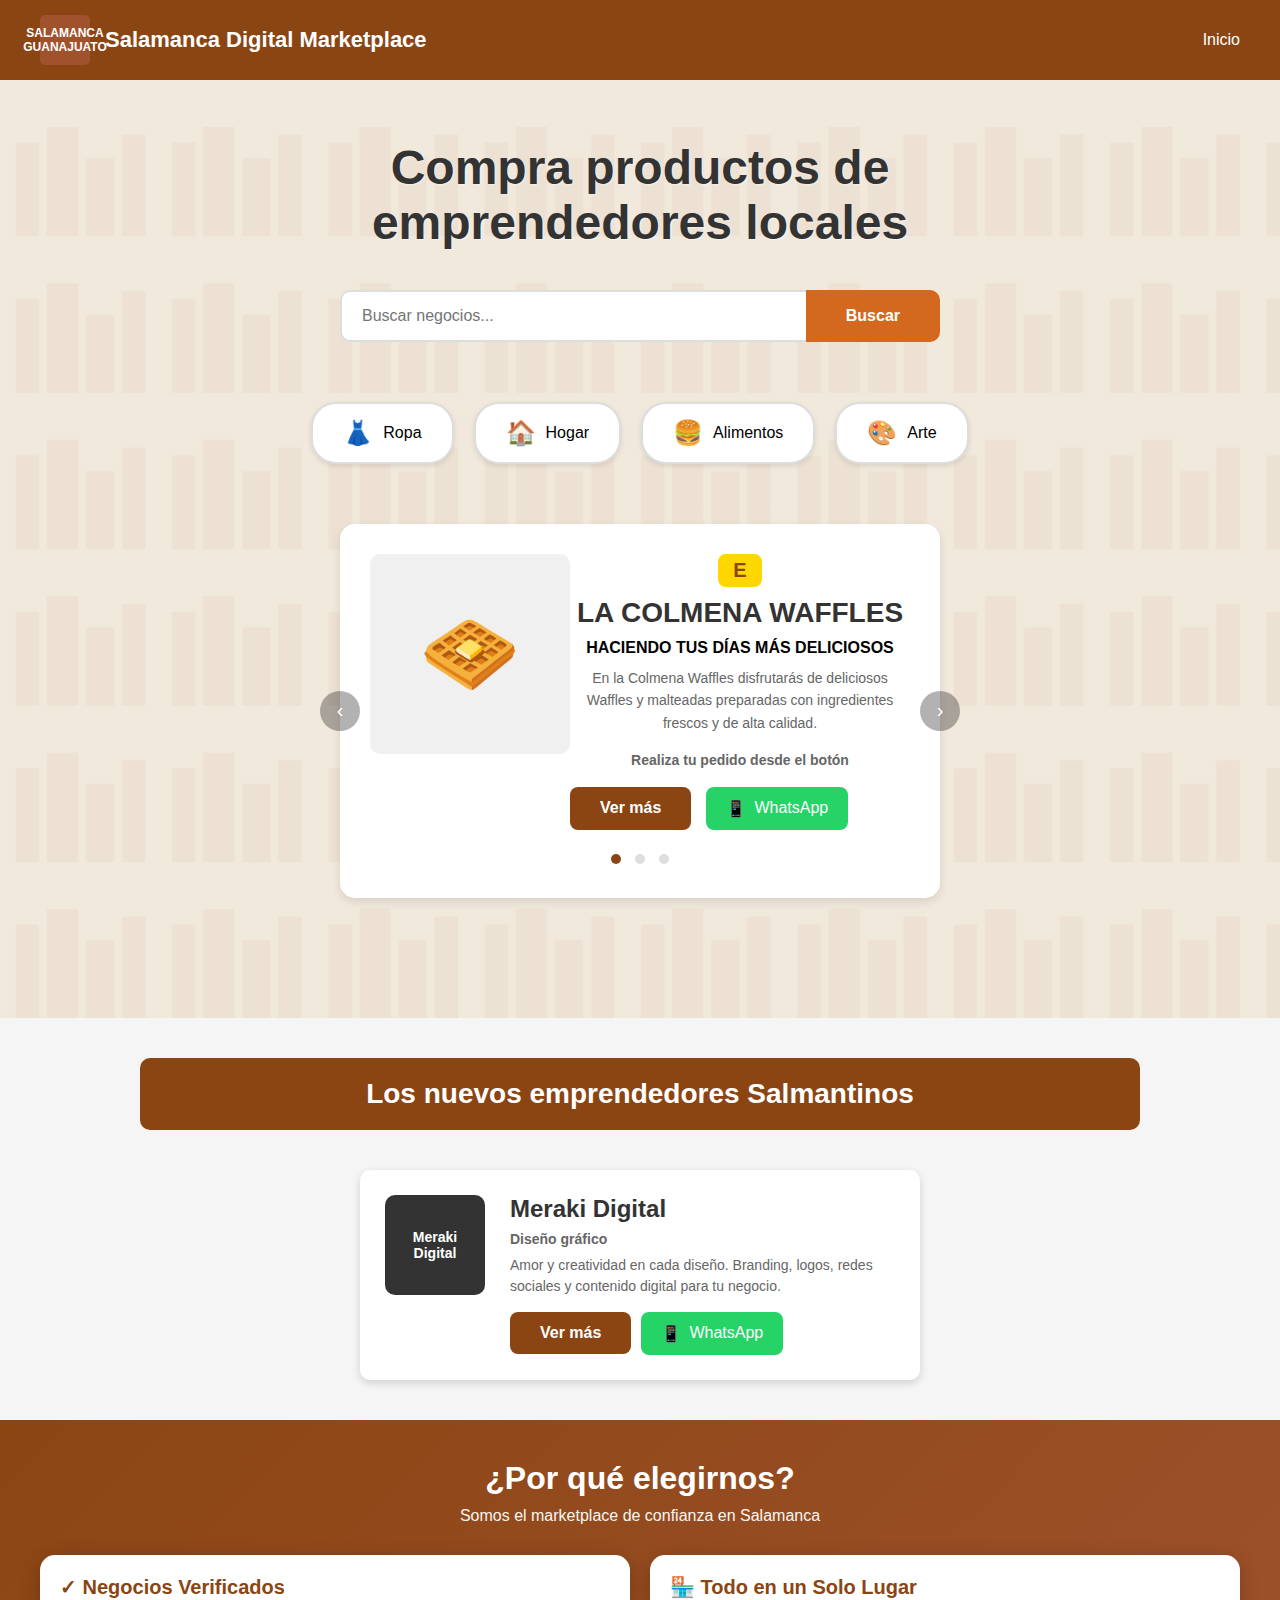
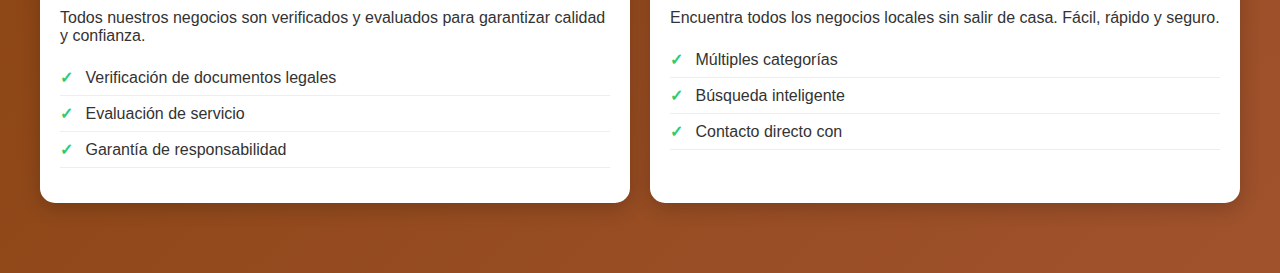
<file: indexm.html>
<!DOCTYPE html>
<html lang="es">
<head>
    <meta charset="UTF-8">
    <meta name="viewport" content="width=device-width, initial-scale=1.0">
    <title>Salamanca Digital Marketplace</title>
    <style>
        * {
            margin: 0;
            padding: 0;
            box-sizing: border-box;
        }

        body {
            font-family: Arial, sans-serif;
            background: #f5f5f5;
        }

        header {
            background: #8B4513;
            padding: 15px 40px;
            display: flex;
            justify-content: space-between;
            align-items: center;
            box-shadow: 0 2px 5px rgba(0,0,0,0.2);
        }

        .logo-section {
            display: flex;
            align-items: center;
            gap: 15px;
            cursor: pointer;
        }

        .logo {
            width: 50px;
            height: 50px;
            background: #A0522D;
            border-radius: 5px;
            display: flex;
            align-items: center;
            justify-content: center;
            color: white;
            font-weight: bold;
            font-size: 12px;
            text-align: center;
            padding: 5px;
        }

        .header-title {
            color: white;
            font-size: 22px;
            font-weight: bold;
        }

        .nav-link {
            color: white;
            text-decoration: none;
            font-size: 16px;
            cursor: pointer;
        }

        .hero-section {
            background: linear-gradient(rgba(255,255,255,0.7), rgba(255,255,255,0.7)), 
                        url('data:image/svg+xml,<svg xmlns="http://www.w3.org/2000/svg" viewBox="0 0 1200 600"><defs><pattern id="city" x="0" y="0" width="100" height="100" patternUnits="userSpaceOnUse"><rect fill="%23D2B48C" width="100" height="100"/><rect fill="%23C19A6B" x="10" y="40" width="15" height="60"/><rect fill="%23C19A6B" x="30" y="30" width="20" height="70"/><rect fill="%23C19A6B" x="55" y="50" width="18" height="50"/><rect fill="%23C19A6B" x="78" y="35" width="15" height="65"/></pattern></defs><rect fill="url(%23city)" width="1200" height="600"/></svg>');
            background-size: cover;
            padding: 60px 40px 80px;
            text-align: center;
            min-height: 500px;
        }

        .hero-title {
            font-size: 48px;
            font-weight: bold;
            color: #333;
            margin-bottom: 40px;
            text-shadow: 1px 1px 2px rgba(255,255,255,0.5);
        }

        .search-bar {
            max-width: 600px;
            margin: 0 auto 60px;
            display: flex;
            gap: 0;
        }

        .search-bar input {
            flex: 1;
            padding: 15px 20px;
            border: 2px solid #ddd;
            border-right: none;
            border-radius: 10px 0 0 10px;
            font-size: 16px;
        }

        .search-bar button {
            padding: 15px 40px;
            background: #D2691E;
            color: white;
            border: none;
            border-radius: 0 10px 10px 0;
            font-size: 16px;
            font-weight: bold;
            cursor: pointer;
        }

        .categories {
            display: flex;
            justify-content: center;
            gap: 20px;
            flex-wrap: wrap;
            margin-bottom: 60px;
        }

        .category-btn {
            background: white;
            padding: 15px 30px;
            border: 2px solid #ddd;
            border-radius: 25px;
            display: flex;
            align-items: center;
            gap: 10px;
            cursor: pointer;
            font-size: 16px;
            font-weight: 500;
            box-shadow: 0 2px 5px rgba(0,0,0,0.1);
            transition: all 0.2s;
        }

        .category-btn:hover {
            transform: translateY(-2px);
            box-shadow: 0 4px 8px rgba(0,0,0,0.15);
            background: #f0f0f0;
        }

        .icon {
            font-size: 24px;
        }

        .carousel-section {
            max-width: 600px;
            margin: 0 auto 40px;
            background: white;
            border-radius: 15px;
            padding: 30px;
            box-shadow: 0 4px 10px rgba(0,0,0,0.1);
            position: relative;
        }

        .carousel-content {
            display: flex;
            gap: 25px;
            align-items: center;
        }

        .carousel-item {
            display: none;
        }

        .carousel-item.active {
            display: flex;
        }

        .product-image {
            width: 200px;
            height: 200px;
            background: #f0f0f0;
            border-radius: 10px;
            overflow: hidden;
            flex-shrink: 0;
            display: flex;
            align-items: center;
            justify-content: center;
            font-size: 80px;
        }

        .product-info {
            flex: 1;
        }

        .badge {
            background: #FFD700;
            color: #8B4513;
            padding: 5px 15px;
            border-radius: 8px;
            font-weight: bold;
            font-size: 20px;
            display: inline-block;
            margin-bottom: 10px;
        }

        .product-info h2 {
            font-size: 28px;
            margin-bottom: 10px;
            color: #333;
        }

        .product-info h3 {
            font-size: 16px;
            font-weight: bold;
            margin-bottom: 10px;
            text-transform: uppercase;
        }

        .product-info p {
            color: #666;
            line-height: 1.6;
            margin-bottom: 15px;
            font-size: 14px;
        }

        .product-actions {
            display: flex;
            gap: 15px;
            margin-top: 15px;
        }

        .btn-vermas {
            background: #8B4513;
            color: white;
            padding: 12px 30px;
            border: none;
            border-radius: 8px;
            font-weight: bold;
            cursor: pointer;
            text-decoration: none;
            display: inline-block;
        }

        .btn-whatsapp {
            background: #25D366;
            color: white;
            padding: 12px 20px;
            border: none;
            border-radius: 8px;
            cursor: pointer;
            text-decoration: none;
            display: inline-flex;
            align-items: center;
            gap: 8px;
        }

        .carousel-dots {
            text-align: center;
            margin-top: 20px;
        }

        .dot {
            height: 10px;
            width: 10px;
            background: #ddd;
            border-radius: 50%;
            display: inline-block;
            margin: 0 5px;
            cursor: pointer;
        }

        .dot.active {
            background: #8B4513;
        }

        .arrow {
            position: absolute;
            top: 50%;
            transform: translateY(-50%);
            background: rgba(0,0,0,0.3);
            color: white;
            border: none;
            width: 40px;
            height: 40px;
            border-radius: 50%;
            cursor: pointer;
            font-size: 20px;
        }

        .arrow-left { left: -20px; }
        .arrow-right { right: -20px; }

        .emprendedores-section {
            background: #8B4513;
            padding: 20px;
            margin: 40px auto;
            max-width: 1000px;
            border-radius: 10px;
        }

        .emprendedores-title {
            color: white;
            text-align: center;
            font-size: 28px;
            font-weight: bold;
        }

        .emprendedores-grid {
            max-width: 600px;
            margin: 30px auto;
            padding: 0 20px;
        }

        .emprendedor-card {
            background: white;
            border-radius: 10px;
            padding: 25px;
            display: flex;
            gap: 25px;
            box-shadow: 0 3px 8px rgba(0,0,0,0.15);
        }

        .emprendedor-logo {
            width: 100px;
            height: 100px;
            background: #333;
            border-radius: 10px;
            flex-shrink: 0;
            display: flex;
            align-items: center;
            justify-content: center;
            color: white;
            font-size: 14px;
            font-weight: bold;
            text-align: center;
            padding: 10px;
        }

        .emprendedor-info {
            flex: 1;
        }

        .emprendedor-info h3 {
            font-size: 24px;
            margin-bottom: 8px;
            color: #333;
        }

        .emprendedor-info h4 {
            font-size: 14px;
            color: #666;
            margin-bottom: 8px;
        }

        .emprendedor-info p {
            color: #666;
            font-size: 14px;
            margin-bottom: 15px;
            line-height: 1.5;
        }

        .emprendedor-actions {
            display: flex;
            gap: 10px;
            align-items: center;
        }

        /* SECCIÓN DE PROMOCIÓN - CAFÉ */
        .promo-section {
            background: linear-gradient(135deg, #8B4513 0%, #A0522D 100%);
            color: white;
            padding: 40px 40px;
            margin: 40px 0 0 0;
        }

        .promo-container {
            max-width: 1200px;
            margin: 0 auto;
        }

        .promo-header {
            text-align: center;
            margin-bottom: 30px;
        }

        .promo-header h2 {
            font-size: 32px;
            margin-bottom: 10px;
        }

        .promo-header p {
            font-size: 16px;
            opacity: 0.95;
        }

        .promo-grid {
            display: grid;
            grid-template-columns: repeat(auto-fit, minmax(300px, 1fr));
            gap: 20px;
            margin-bottom: 30px;
        }

        .promo-card {
            background: white;
            color: #333;
            padding: 20px;
            border-radius: 15px;
            box-shadow: 0 5px 20px rgba(0,0,0,0.2);
        }

        .promo-card h3 {
            color: #8B4513;
            font-size: 20px;
            margin-bottom: 10px;
        }

        .promo-card ul {
            list-style: none;
            margin: 15px 0;
        }

        .promo-card li {
            padding: 8px 0;
            border-bottom: 1px solid #eee;
        }

        .promo-card li:before {
            content: "✓ ";
            color: #2ecc71;
            font-weight: bold;
            margin-right: 8px;
        }

        .modalidades-section {
            background: white;
            padding: 60px 40px;
        }

        .modalidades-container {
            max-width: 1200px;
            margin: 0 auto;
        }

        .modalidades-header {
            text-align: center;
            margin-bottom: 40px;
        }

        .modalidades-header h2 {
            color: #8B4513;
            font-size: 36px;
            margin-bottom: 15px;
        }

        .modalidades-grid {
            display: grid;
            grid-template-columns: repeat(auto-fit, minmax(400px, 1fr));
            gap: 40px;
        }

        .modalidad-card {
            border: 3px solid #8B4513;
            border-radius: 15px;
            padding: 35px;
            position: relative;
            background: #f9f9f9;
        }

        .modalidad-badge {
            position: absolute;
            top: -15px;
            left: 50%;
            transform: translateX(-50%);
            background: #FFD700;
            color: #8B4513;
            padding: 8px 25px;
            border-radius: 20px;
            font-weight: bold;
            font-size: 14px;
        }

        .modalidad-card h3 {
            color: #8B4513;
            font-size: 28px;
            margin: 20px 0 15px 0;
            text-align: center;
        }

        .precio {
            text-align: center;
            font-size: 48px;
            font-weight: bold;
            color: #724733;
            margin: 20px 0;
        }

        .modalidad-card ul {
            list-style: none;
            margin: 20px 0;
        }

        .modalidad-card li {
            padding: 10px 0;
            font-size: 16px;
        }

        .modalidad-card li:before {
            content: "✓ ";
            color: #2ecc71;
            font-weight: bold;
            margin-right: 8px;
            font-size: 18px;
        }

        .btn-contacto {
            display: block;
            background: #8B4513;
            color: white;
            text-align: center;
            padding: 15px;
            border-radius: 10px;
            text-decoration: none;
            font-weight: bold;
            font-size: 18px;
            margin-top: 20px;
            transition: background 0.3s;
        }

        .btn-contacto:hover {
            background: #6d3410;
        }

        /* FOOTER */
        footer {
            background: #2c3e50;
            color: white;
            padding: 50px 40px 20px;
        }

        .footer-container {
            max-width: 1200px;
            margin: 0 auto;
        }

        .footer-grid {
            display: grid;
            grid-template-columns: repeat(auto-fit, minmax(250px, 1fr));
            gap: 40px;
            margin-bottom: 40px;
        }

        .footer-section h4 {
            font-size: 20px;
            margin-bottom: 20px;
            color: #FFD700;
        }

        .footer-section ul {
            list-style: none;
        }

        .footer-section li {
            margin-bottom: 12px;
        }

        .footer-section a {
            color: white;
            text-decoration: none;
            transition: color 0.3s;
        }

        .footer-section a:hover {
            color: #FFD700;
        }

        .footer-bottom {
            border-top: 1px solid #34495e;
            padding-top: 20px;
            text-align: center;
            color: #95a5a6;
        }

        .negocio-img, .emprendedor-img, .product-img {
            width: 100%;
            height: 100%;
            object-fit: cover;
            border-radius: 10px;
        }

        /* PÁGINA DE CATEGORÍA */
        .page-categoria {
            display: none;
            min-height: 100vh;
        }

        .page-categoria.active {
            display: block;
        }

        .categoria-header {
            background: #8B4513;
            color: white;
            padding: 30px 40px;
            box-shadow: 0 2px 5px rgba(0,0,0,0.2);
        }

        .categoria-header h1 {
            font-size: 36px;
            margin-bottom: 10px;
        }

        .categoria-header p {
            font-size: 18px;
            opacity: 0.9;
        }

        .negocios-container {
            max-width: 1200px;
            margin: 40px auto;
            padding: 0 40px;
        }

        .negocios-grid {
            display: grid;
            grid-template-columns: repeat(auto-fit, minmax(500px, 1fr));
            gap: 25px;
        }

        .negocio-card {
            background: white;
            border-radius: 10px;
            padding: 25px;
            display: flex;
            gap: 20px;
            box-shadow: 0 3px 8px rgba(0,0,0,0.15);
            transition: transform 0.2s;
        }

        .negocio-card:hover {
            transform: translateY(-3px);
            box-shadow: 0 5px 15px rgba(0,0,0,0.2);
        }

        .negocio-logo {
            width: 90px;
            height: 90px;
            background: #333;
            border-radius: 10px;
            flex-shrink: 0;
            display: flex;
            align-items: center;
            justify-content: center;
            font-size: 40px;
        }

        .negocio-info {
            flex: 1;
        }

        .negocio-info h3 {
            font-size: 22px;
            margin-bottom: 8px;
            color: #333;
        }

        .negocio-info p {
            color: #666;
            font-size: 14px;
            margin-bottom: 15px;
            line-height: 1.5;
        }

        .negocio-actions {
            display: flex;
            gap: 10px;
        }

        /* MODAL DE NEGOCIO */
        .modal {
            display: none;
            position: fixed;
            z-index: 1000;
            left: 0;
            top: 0;
            width: 100%;
            height: 100%;
            background: rgba(0,0,0,0.7);
            align-items: center;
            justify-content: center;
        }

        .modal.active {
            display: flex;
        }

        .modal-content {
            background: white;
            border-radius: 15px;
            padding: 30px;
            max-width: 600px;
            width: 90%;
            max-height: 80vh;
            overflow-y: auto;
            position: relative;
        }

        .modal-close {
            position: absolute;
            top: 15px;
            right: 15px;
            font-size: 30px;
            cursor: pointer;
            color: #999;
            width: 35px;
            height: 35px;
            display: flex;
            align-items: center;
            justify-content: center;
            border-radius: 50%;
            transition: all 0.2s;
        }

        .modal-close:hover {
            background: #f0f0f0;
            color: #333;
        }

        .modal-header {
            display: flex;
            align-items: center;
            gap: 20px;
            margin-bottom: 20px;
            padding-bottom: 20px;
            border-bottom: 2px solid #f0f0f0;
        }

        .modal-icon {
            width: 80px;
            height: 80px;
            background: #f0f0f0;
            border-radius: 10px;
            display: flex;
            align-items: center;
            justify-content: center;
            font-size: 40px;
            flex-shrink: 0;
        }

        .modal-title h2 {
            font-size: 26px;
            color: #333;
            margin-bottom: 5px;
        }

        .modal-title p {
            color: #666;
            font-size: 14px;
        }

        .modal-section {
            margin-bottom: 20px;
        }

        .modal-section h3 {
            color: #8B4513;
            font-size: 18px;
            margin-bottom: 10px;
            display: flex;
            align-items: center;
            gap: 8px;
        }

        .modal-section p {
            color: #666;
            line-height: 1.6;
            font-size: 15px;
        }

        .modal-footer {
            margin-top: 25px;
            padding-top: 20px;
            border-top: 2px solid #f0f0f0;
            display: flex;
            gap: 10px;
        }

        .modal-footer .btn-whatsapp {
            flex: 1;
            justify-content: center;
            font-size: 16px;
            padding: 15px 20px;
        }

        @media (max-width: 768px) {
            .hero-title {
                font-size: 32px;
            }
            .carousel-content {
                flex-direction: column;
            }
            .negocios-grid {
                grid-template-columns: 1fr;
            }
        }

        .hidden {
            display: none;
        }

        /* PÁGINA DE PLANES */
        .page-planes {
            display: none;
            min-height: 100vh;
            background: #f5f5f5;
        }

        .page-planes.active {
            display: block;
        }

        .planes-hero {
            background: linear-gradient(135deg, #667eea 0%, #764ba2 100%);
            color: white;
            padding: 60px 40px;
            text-align: center;
        }

        .planes-hero h1 {
            font-size: 42px;
            margin-bottom: 15px;
        }

        .planes-hero p {
            font-size: 20px;
            opacity: 0.95;
        }
    </style>
</head>
<body>
    <!-- PÁGINA PRINCIPAL -->
    <div id="mainPage">
        <header>
            <div class="logo-section" onclick="volverInicio()">
                <div class="logo">SALAMANCA<br>GUANAJUATO</div>
                <span class="header-title">Salamanca Digital Marketplace</span>
            </div>
            <a class="nav-link" href="#inicio">Inicio</a>
        </header>

        <section id="inicio" class="hero-section">
            <h1 class="hero-title">Compra productos de<br>emprendedores locales</h1>
            
            <div class="search-bar">
                <input type="text" id="searchInput" placeholder="Buscar negocios...">
                <button onclick="buscar()">Buscar</button>
            </div>

            <div class="categories">
                <button class="category-btn" onclick="abrirCategoria('ropa')">
                    <span class="icon">👗</span>
                    <span>Ropa</span>
                </button>
                <button class="category-btn" onclick="abrirCategoria('hogar')">
                    <span class="icon">🏠</span>
                    <span>Hogar</span>
                </button>
                <button class="category-btn" onclick="abrirCategoria('alimentos')">
                    <span class="icon">🍔</span>
                    <span>Alimentos</span>
                </button>
                <button class="category-btn" onclick="abrirCategoria('arte')">
                    <span class="icon">🎨</span>
                    <span>Arte</span>
                </button>
            </div>

            <div class="carousel-section">
                <button class="arrow arrow-left" onclick="cambiarSlide(-1)">‹</button>
                <button class="arrow arrow-right" onclick="cambiarSlide(1)">›</button>
                
                <div class="carousel-item active">
                    <div class="product-image">🧇</div>
                    <div class="product-info">
                        <span class="badge">E</span>
                        <h2>LA COLMENA WAFFLES</h2>
                        <h3>Haciendo tus días más deliciosos</h3>
                        <p>En la Colmena Waffles disfrutarás de deliciosos Waffles y malteadas preparadas con ingredientes frescos y de alta calidad.</p>
                        <p><strong>Realiza tu pedido desde el botón</strong></p>
                        <div class="product-actions">
                            <a href="#" class="btn-vermas">Ver más</a>
                            <a href="https://wa.me/1234567890" class="btn-whatsapp">
                                <span>📱</span>
                                <span>WhatsApp</span>
                            </a>
                        </div>
                    </div>
                </div>

                <div class="carousel-item">
                    <div class="product-image">🍕</div>
                    <div class="product-info">
                        <span class="badge">E</span>
                        <h2>PIZZERÍA DON GIUSEPPE</h2>
                        <h3>Sabor italiano auténtico</h3>
                        <p>Pizzas artesanales con masa hecha en casa y los mejores ingredientes importados de Italia. ¡Una experiencia única!</p>
                        <p><strong>Ordena tu pizza favorita</strong></p>
                        <div class="product-actions">
                            <a href="#" class="btn-vermas">Ver más</a>
                            <a href="https://wa.me/1234567891" class="btn-whatsapp">
                                <span>📱</span>
                                <span>WhatsApp</span>
                            </a>
                        </div>
                    </div>
                </div>

                <div class="carousel-item">
                    <div class="product-image">☕</div>
                    <div class="product-info">
                        <span class="badge">E</span>
                        <h2>CAFÉ AROMA</h2>
                        <h3>El mejor café de Salamanca</h3>
                        <p>Granos selectos de café mexicano, tostado artesanal y preparaciones especiales. Despierta tus sentidos cada mañana.</p>
                        <p><strong>Visítanos o pide a domicilio</strong></p>
                        <div class="product-actions">
                            <a href="#" class="btn-vermas">Ver más</a>
                            <a href="https://wa.me/1234567892" class="btn-whatsapp">
                                <span>📱</span>
                                <span>WhatsApp</span>
                            </a>
                        </div>
                    </div>
                </div>
                
                <div class="carousel-dots">
                    <span class="dot active" onclick="irASlide(0)"></span>
                    <span class="dot" onclick="irASlide(1)"></span>
                    <span class="dot" onclick="irASlide(2)"></span>
                </div>
            </div>
        </section>

        <div class="emprendedores-section">
            <h2 class="emprendedores-title">Los nuevos emprendedores Salmantinos</h2>
        </div>

        <div class="emprendedores-grid">
            <div class="emprendedor-card">
                <div class="emprendedor-logo" style="background: #333;">Meraki<br>Digital</div>
                <div class="emprendedor-info">
                    <h3>Meraki Digital</h3>
                    <h4>Diseño gráfico</h4>
                    <p>Amor y creatividad en cada diseño. Branding, logos, redes sociales y contenido digital para tu negocio.</p>
                    <div class="emprendedor-actions">
                        <a href="#" class="btn-vermas">Ver más</a>
                        <a href="https://wa.me/1234567893" class="btn-whatsapp">
                            <span>📱</span>
                            <span>WhatsApp</span>
                        </a>
                    </div>
                </div>
            </div>
        </div>

        <!-- SECCIÓN DE PROMOCIÓN - COLOR CAFÉ -->
        <section class="promo-section">
            <div class="promo-container">
                <div class="promo-header">
                    <h2>¿Por qué elegirnos?</h2>
                    <p>Somos el marketplace de confianza en Salamanca</p>
                </div>
                
                <div class="promo-grid">
                    <div class="promo-card">
                        <h3>✓ Negocios Verificados</h3>
                        <p>Todos nuestros negocios son verificados y evaluados para garantizar calidad y confianza.</p>
                        <ul>
                            <li>Verificación de documentos legales</li>
                            <li>Evaluación de servicio</li>
                            <li>Garantía de responsabilidad</li>
                        </ul>
                    </div>
                    
                    <div class="promo-card">
                        <h3>🏪 Todo en un Solo Lugar</h3>
                        <p>Encuentra todos los negocios locales sin salir de casa. Fácil, rápido y seguro.</p>
                        <ul>
                            <li>Múltiples categorías</li>
                            <li>Búsqueda inteligente</li>
                            <li>Contacto directo con
</file>
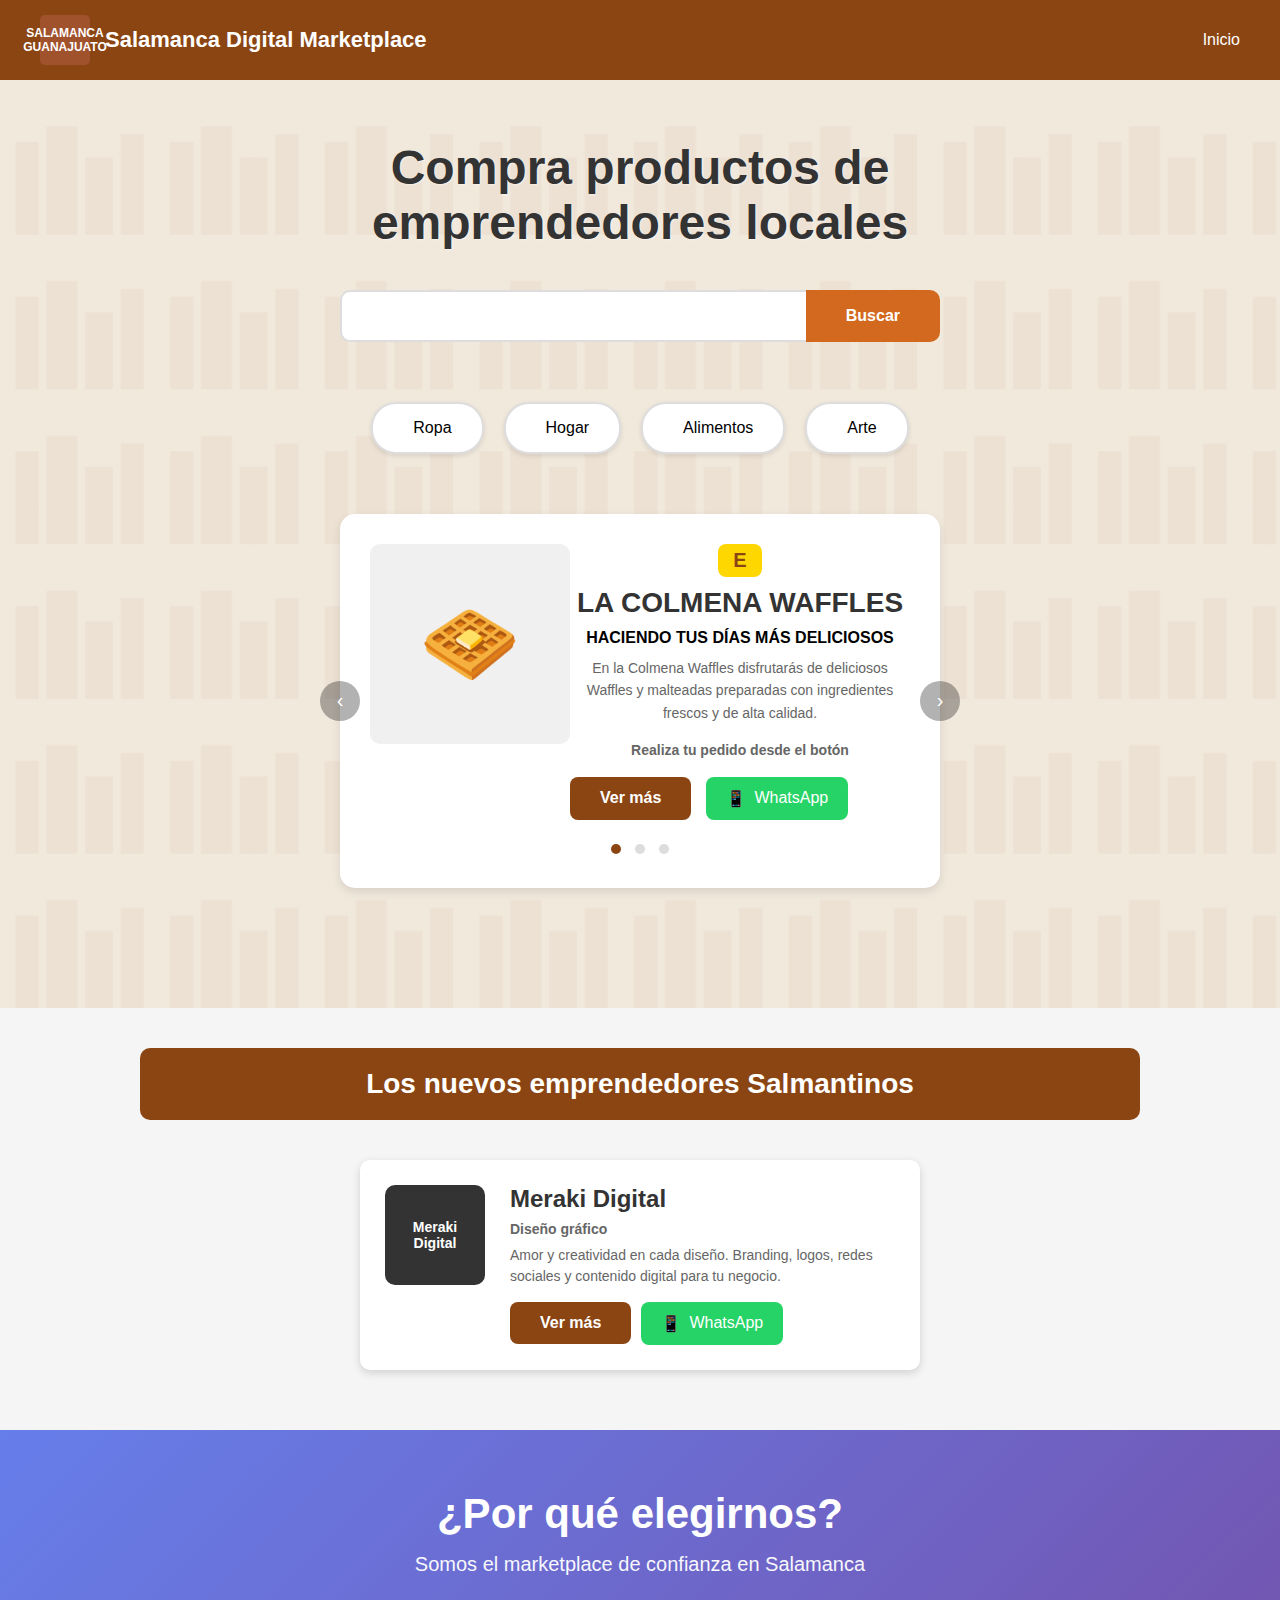
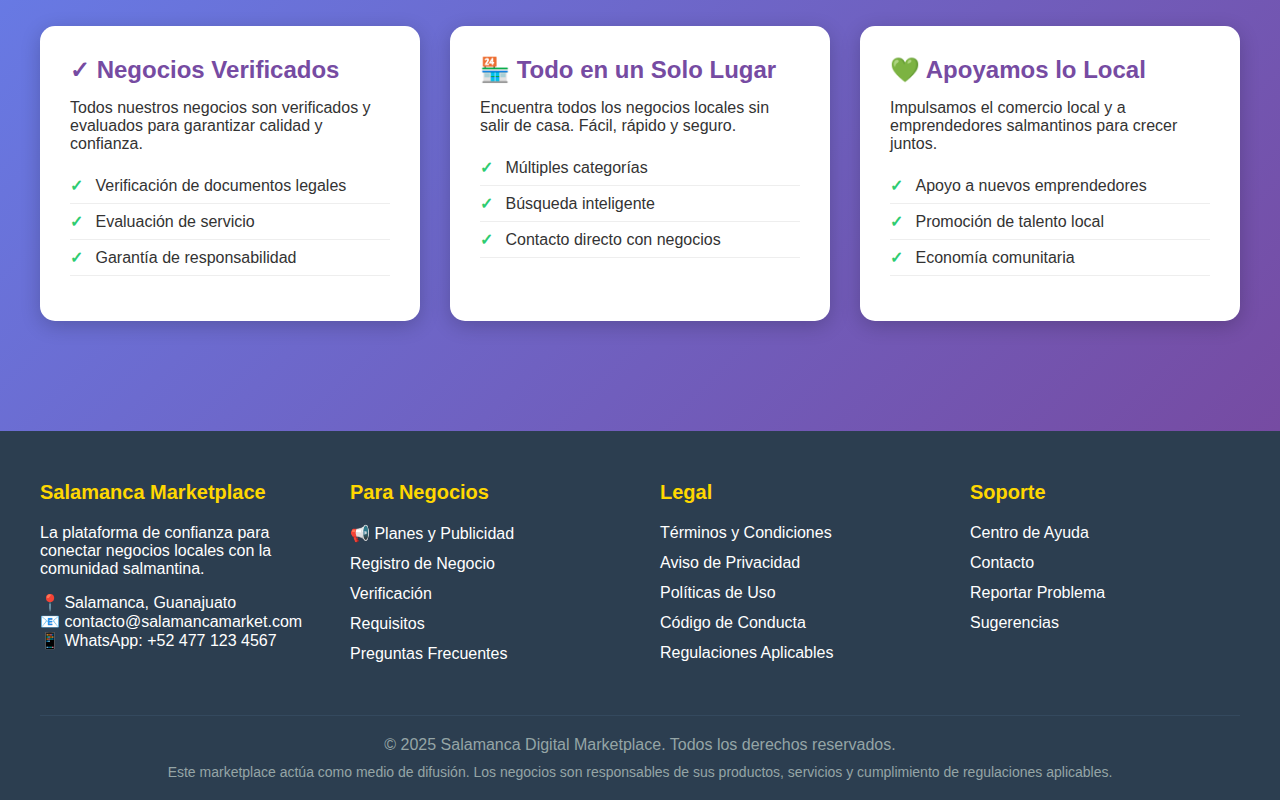
<file: indexn.html>
<html lang="es">
<head>
    <meta charset="UTF-8">
    <meta name="viewport" content="width=device-width, initial-scale=1.0">
    <title>Salamanca Digital Marketplace</title>
    <style>
        * {
            margin: 0;
            padding: 0;
            box-sizing: border-box;
        }

        body {
            font-family: Arial, sans-serif;
            background: #f5f5f5;
        }

        header {
            background: #8B4513;
            padding: 15px 40px;
            display: flex;
            justify-content: space-between;
            align-items: center;
            box-shadow: 0 2px 5px rgba(0,0,0,0.2);
        }

        .logo-section {
            display: flex;
            align-items: center;
            gap: 15px;
            cursor: pointer;
        }

        .logo {
            width: 50px;
            height: 50px;
            background: #A0522D;
            border-radius: 5px;
            display: flex;
            align-items: center;
            justify-content: center;
            color: white;
            font-weight: bold;
            font-size: 12px;
            text-align: center;
            padding: 5px;
        }

        .header-title {
            color: white;
            font-size: 22px;
            font-weight: bold;
        }

        .nav-link {
            color: white;
            text-decoration: none;
            font-size: 16px;
            cursor: pointer;
        }

        .hero-section {
            background: linear-gradient(rgba(255,255,255,0.7), rgba(255,255,255,0.7)), 
                        url('data:image/svg+xml,<svg xmlns="http://www.w3.org/2000/svg" viewBox="0 0 1200 600"><defs><pattern id="city" x="0" y="0" width="100" height="100" patternUnits="userSpaceOnUse"><rect fill="%23D2B48C" width="100" height="100"/><rect fill="%23C19A6B" x="10" y="40" width="15" height="60"/><rect fill="%23C19A6B" x="30" y="30" width="20" height="70"/><rect fill="%23C19A6B" x="55" y="50" width="18" height="50"/><rect fill="%23C19A6B" x="78" y="35" width="15" height="65"/></pattern></defs><rect fill="url(%23city)" width="1200" height="600"/></svg>');
            background-size: cover;
            padding: 60px 40px 80px;
            text-align: center;
            min-height: 500px;
        }

        .hero-title {
            font-size: 48px;
            font-weight: bold;
            color: #333;
            margin-bottom: 40px;
            text-shadow: 1px 1px 2px rgba(255,255,255,0.5);
        }

        .search-bar {
            max-width: 600px;
            margin: 0 auto 60px;
            display: flex;
            gap: 0;
        }

        .search-bar input {
            flex: 1;
            padding: 15px 20px;
            border: 2px solid #ddd;
            border-right: none;
            border-radius: 10px 0 0 10px;
            font-size: 16px;
        }

        .search-bar button {
            padding: 15px 40px;
            background: #D2691E;
            color: white;
            border: none;
            border-radius: 0 10px 10px 0;
            font-size: 16px;
            font-weight: bold;
            cursor: pointer;
        }

        .categories {
            display: flex;
            justify-content: center;
            gap: 20px;
            flex-wrap: wrap;
            margin-bottom: 60px;
        }

        .category-btn {
            background: white;
            padding: 15px 30px;
            border: 2px solid #ddd;
            border-radius: 25px;
            display: flex;
            align-items: center;
            gap: 10px;
            cursor: pointer;
            font-size: 16px;
            font-weight: 500;
            box-shadow: 0 2px 5px rgba(0,0,0,0.1);
            transition: all 0.2s;
        }

        .category-btn:hover {
            transform: translateY(-2px);
            box-shadow: 0 4px 8px rgba(0,0,0,0.15);
            background: #f0f0f0;
        }

        .icon {
            font-size: 24px;
        }

        .carousel-section {
            max-width: 600px;
            margin: 0 auto 40px;
            background: white;
            border-radius: 15px;
            padding: 30px;
            box-shadow: 0 4px 10px rgba(0,0,0,0.1);
            position: relative;
        }

        .carousel-content {
            display: flex;
            gap: 25px;
            align-items: center;
        }

        .carousel-item {
            display: none;
        }

        .carousel-item.active {
            display: flex;
        }

        .product-image {
            width: 200px;
            height: 200px;
            background: #f0f0f0;
            border-radius: 10px;
            overflow: hidden;
            flex-shrink: 0;
            display: flex;
            align-items: center;
            justify-content: center;
            font-size: 80px;
        }

        .product-info {
            flex: 1;
        }

        .badge {
            background: #FFD700;
            color: #8B4513;
            padding: 5px 15px;
            border-radius: 8px;
            font-weight: bold;
            font-size: 20px;
            display: inline-block;
            margin-bottom: 10px;
        }

        .product-info h2 {
            font-size: 28px;
            margin-bottom: 10px;
            color: #333;
        }

        .product-info h3 {
            font-size: 16px;
            font-weight: bold;
            margin-bottom: 10px;
            text-transform: uppercase;
        }

        .product-info p {
            color: #666;
            line-height: 1.6;
            margin-bottom: 15px;
            font-size: 14px;
        }

        .product-actions {
            display: flex;
            gap: 15px;
            margin-top: 15px;
        }

        .btn-vermas {
            background: #8B4513;
            color: white;
            padding: 12px 30px;
            border: none;
            border-radius: 8px;
            font-weight: bold;
            cursor: pointer;
            text-decoration: none;
            display: inline-block;
        }

        .btn-whatsapp {
            background: #25D366;
            color: white;
            padding: 12px 20px;
            border: none;
            border-radius: 8px;
            cursor: pointer;
            text-decoration: none;
            display: inline-flex;
            align-items: center;
            gap: 8px;
        }

        .carousel-dots {
            text-align: center;
            margin-top: 20px;
        }

        .dot {
            height: 10px;
            width: 10px;
            background: #ddd;
            border-radius: 50%;
            display: inline-block;
            margin: 0 5px;
            cursor: pointer;
        }

        .dot.active {
            background: #8B4513;
        }

        .arrow {
            position: absolute;
            top: 50%;
            transform: translateY(-50%);
            background: rgba(0,0,0,0.3);
            color: white;
            border: none;
            width: 40px;
            height: 40px;
            border-radius: 50%;
            cursor: pointer;
            font-size: 20px;
        }

        .arrow-left { left: -20px; }
        .arrow-right { right: -20px; }

        .emprendedores-section {
            background: #8B4513;
            padding: 20px;
            margin: 40px auto;
            max-width: 1000px;
            border-radius: 10px;
        }

        .emprendedores-title {
            color: white;
            text-align: center;
            font-size: 28px;
            font-weight: bold;
        }

        .emprendedores-grid {
            max-width: 600px;
            margin: 30px auto;
            padding: 0 20px;
        }

        .emprendedor-card {
            background: white;
            border-radius: 10px;
            padding: 25px;
            display: flex;
            gap: 25px;
            box-shadow: 0 3px 8px rgba(0,0,0,0.15);
        }

        .emprendedor-logo {
            width: 100px;
            height: 100px;
            background: #333;
            border-radius: 10px;
            flex-shrink: 0;
            display: flex;
            align-items: center;
            justify-content: center;
            color: white;
            font-size: 14px;
            font-weight: bold;
            text-align: center;
            padding: 10px;
        }

        .emprendedor-info {
            flex: 1;
        }

        .emprendedor-info h3 {
            font-size: 24px;
            margin-bottom: 8px;
            color: #333;
        }

        .emprendedor-info h4 {
            font-size: 14px;
            color: #666;
            margin-bottom: 8px;
        }

        .emprendedor-info p {
            color: #666;
            font-size: 14px;
            margin-bottom: 15px;
            line-height: 1.5;
        }

        .emprendedor-actions {
            display: flex;
            gap: 10px;
            align-items: center;
        }

        /* SECCIÓN DE PROMOCIÓN */
        .promo-section {
            background: linear-gradient(135deg, #667eea 0%, #764ba2 100%);
            color: white;
            padding: 60px 40px;
            margin: 60px 0 0 0;
        }

        .promo-container {
            max-width: 1200px;
            margin: 0 auto;
        }

        .promo-header {
            text-align: center;
            margin-bottom: 50px;
        }

        .promo-header h2 {
            font-size: 42px;
            margin-bottom: 15px;
        }

        .promo-header p {
            font-size: 20px;
            opacity: 0.95;
        }

        .promo-grid {
            display: grid;
            grid-template-columns: repeat(auto-fit, minmax(300px, 1fr));
            gap: 30px;
            margin-bottom: 50px;
        }

        .promo-card {
            background: white;
            color: #333;
            padding: 30px;
            border-radius: 15px;
            box-shadow: 0 5px 20px rgba(0,0,0,0.2);
        }

        .promo-card h3 {
            color: #764ba2;
            font-size: 24px;
            margin-bottom: 15px;
        }

        .promo-card ul {
            list-style: none;
            margin: 15px 0;
        }

        .promo-card li {
            padding: 8px 0;
            border-bottom: 1px solid #eee;
        }

        .promo-card li:before {
            content: "✓ ";
            color: #2ecc71;
            font-weight: bold;
            margin-right: 8px;
        }

        .modalidades-section {
            background: white;
            padding: 60px 40px;
        }

        .modalidades-container {
            max-width: 1200px;
            margin: 0 auto;
        }

        .modalidades-header {
            text-align: center;
            margin-bottom: 40px;
        }

        .modalidades-header h2 {
            color: #8B4513;
            font-size: 36px;
            margin-bottom: 15px;
        }

        .modalidades-grid {
            display: grid;
            grid-template-columns: repeat(auto-fit, minmax(400px, 1fr));
            gap: 40px;
        }

        .modalidad-card {
            border: 3px solid #8B4513;
            border-radius: 15px;
            padding: 35px;
            position: relative;
            background: #f9f9f9;
        }

        .modalidad-badge {
            position: absolute;
            top: -15px;
            left: 50%;
            transform: translateX(-50%);
            background: #FFD700;
            color: #8B4513;
            padding: 8px 25px;
            border-radius: 20px;
            font-weight: bold;
            font-size: 14px;
        }

        .modalidad-card h3 {
            color: #8B4513;
            font-size: 28px;
            margin: 20px 0 15px 0;
            text-align: center;
        }

        .precio {
            text-align: center;
            font-size: 48px;
            font-weight: bold;
            color: #724733;
            margin: 20px 0;
        }

        .modalidad-card ul {
            list-style: none;
            margin: 20px 0;
        }

        .modalidad-card li {
            padding: 10px 0;
            font-size: 16px;
        }

        .modalidad-card li:before {
            content: "✓ ";
            color: #2ecc71;
            font-weight: bold;
            margin-right: 8px;
            font-size: 18px;
        }

        .btn-contacto {
            display: block;
            background: #8B4513;
            color: white;
            text-align: center;
            padding: 15px;
            border-radius: 10px;
            text-decoration: none;
            font-weight: bold;
            font-size: 18px;
            margin-top: 20px;
            transition: background 0.3s;
        }

        .btn-contacto:hover {
            background: #6d3410;
        }

        /* FOOTER */
        footer {
            background: #2c3e50;
            color: white;
            padding: 50px 40px 20px;
        }

        .footer-container {
            max-width: 1200px;
            margin: 0 auto;
        }

        .footer-grid {
            display: grid;
            grid-template-columns: repeat(auto-fit, minmax(250px, 1fr));
            gap: 40px;
            margin-bottom: 40px;
        }

        .footer-section h4 {
            font-size: 20px;
            margin-bottom: 20px;
            color: #FFD700;
        }

        .footer-section ul {
            list-style: none;
        }

        .footer-section li {
            margin-bottom: 12px;
        }

        .footer-section a {
            color: white;
            text-decoration: none;
            transition: color 0.3s;
        }

        .footer-section a:hover {
            color: #FFD700;
        }

        .footer-bottom {
            border-top: 1px solid #34495e;
            padding-top: 20px;
            text-align: center;
            color: #95a5a6;
        }

        .negocio-img, .emprendedor-img, .product-img {
            width: 100%;
            height: 100%;
            object-fit: cover;
            border-radius: 10px;
        }

        /* PÁGINA DE CATEGORÍA */
        .page-categoria {
            display: none;
            min-height: 100vh;
        }

        .page-categoria.active {
            display: block;
        }

        .categoria-header {
            background: #8B4513;
            color: white;
            padding: 30px 40px;
            box-shadow: 0 2px 5px rgba(0,0,0,0.2);
        }

        .categoria-header h1 {
            font-size: 36px;
            margin-bottom: 10px;
        }

        .categoria-header p {
            font-size: 18px;
            opacity: 0.9;
        }

        .negocios-container {
            max-width: 1200px;
            margin: 40px auto;
            padding: 0 40px;
        }

        .negocios-grid {
            display: grid;
            grid-template-columns: repeat(auto-fit, minmax(500px, 1fr));
            gap: 25px;
        }

        .negocio-card {
            background: white;
            border-radius: 10px;
            padding: 25px;
            display: flex;
            gap: 20px;
            box-shadow: 0 3px 8px rgba(0,0,0,0.15);
            transition: transform 0.2s;
        }

        .negocio-card:hover {
            transform: translateY(-3px);
            box-shadow: 0 5px 15px rgba(0,0,0,0.2);
        }

        .negocio-logo {
            width: 90px;
            height: 90px;
            background: #333;
            border-radius: 10px;
            flex-shrink: 0;
            display: flex;
            align-items: center;
            justify-content: center;
            font-size: 40px;
        }

        .negocio-info {
            flex: 1;
        }

        .negocio-info h3 {
            font-size: 22px;
            margin-bottom: 8px;
            color: #333;
        }

        .negocio-info p {
            color: #666;
            font-size: 14px;
            margin-bottom: 15px;
            line-height: 1.5;
        }

        .negocio-actions {
            display: flex;
            gap: 10px;
        }

        @media (max-width: 768px) {
            .hero-title {
                font-size: 32px;
            }
            .carousel-content {
                flex-direction: column;
            }
            .negocios-grid {
                grid-template-columns: 1fr;
            }
        }

        .hidden {
            display: none;
        }

        /* PÁGINA DE PLANES */
        .page-planes {
            display: none;
            min-height: 100vh;
            background: #f5f5f5;
        }

        .page-planes.active {
            display: block;
        }

        .planes-hero {
            background: linear-gradient(135deg, #667eea 0%, #764ba2 100%);
            color: white;
            padding: 60px 40px;
            text-align: center;
        }

        .planes-hero h1 {
            font-size: 42px;
            margin-bottom: 15px;
        }

        .planes-hero p {
            font-size: 20px;
            opacity: 0.95;
        }
    </style>
</head>
<body>
    <!-- PÁGINA PRINCIPAL -->
    <div id="mainPage">
        <header>
            <div class="logo-section" onclick="volverInicio()">
                <div class="logo">SALAMANCA<br>GUANAJUATO</div>
                <span class="header-title">Salamanca Digital Marketplace</span>
            </div>
            <a class="nav-link" onclick="volverInicio()">Inicio</a>
        </header>

        <section class="hero-section">
            <h1 class="hero-title">Compra productos de<br>emprendedores locales</h1>
            
            <div class="search-bar">
                <input type="text" id="searchInput" placeholder="">
                <button onclick="buscar()">Buscar</button>
            </div>

            <div class="categories">
                <button class="category-btn" onclick="abrirCategoria('ropa')">
                    <span class="icon"></span>
                    <span>Ropa</span>
                </button>
                <button class="category-btn" onclick="abrirCategoria('hogar')">
                    <span class="icon"></span>
                    <span>Hogar</span>
                </button>
                <button class="category-btn" onclick="abrirCategoria('alimentos')">
                    <span class="icon"></span>
                    <span>Alimentos</span>
                </button>
                <button class="category-btn" onclick="abrirCategoria('arte')">
                    <span class="icon"></span>
                    <span>Arte</span>
                </button>
            </div>

            <div class="carousel-section">
                <button class="arrow arrow-left" onclick="cambiarSlide(-1)">‹</button>
                <button class="arrow arrow-right" onclick="cambiarSlide(1)">›</button>
                
                <div class="carousel-item active">
                    <div class="product-image">🧇</div>
                    <div class="product-info">
                        <span class="badge">E</span>
                        <h2>LA COLMENA WAFFLES</h2>
                        <h3>Haciendo tus días más deliciosos</h3>
                        <p>En la Colmena Waffles disfrutarás de deliciosos Waffles y malteadas preparadas con ingredientes frescos y de alta calidad.</p>
                        <p><strong>Realiza tu pedido desde el botón</strong></p>
                        <div class="product-actions">
                            <a href="#" class="btn-vermas">Ver más</a>
                            <a href="https://wa.me/1234567890" class="btn-whatsapp">
                                <span>📱</span>
                                <span>WhatsApp</span>
                            </a>
                        </div>
                    </div>
                </div>

                <div class="carousel-item">
                    <div class="product-image">🍕</div>
                    <div class="product-info">
                        <span class="badge">E</span>
                        <h2>PIZZERÍA DON GIUSEPPE</h2>
                        <h3>Sabor italiano auténtico</h3>
                        <p>Pizzas artesanales con masa hecha en casa y los mejores ingredientes importados de Italia. ¡Una experiencia única!</p>
                        <p><strong>Ordena tu pizza favorita</strong></p>
                        <div class="product-actions">
                            <a href="#" class="btn-vermas">Ver más</a>
                            <a href="https://wa.me/1234567891" class="btn-whatsapp">
                                <span>📱</span>
                                <span>WhatsApp</span>
                            </a>
                        </div>
                    </div>
                </div>

                <div class="carousel-item">
                    <div class="product-image">☕</div>
                    <div class="product-info">
                        <span class="badge">E</span>
                        <h2>CAFÉ AROMA</h2>
                        <h3>El mejor café de Salamanca</h3>
                        <p>Granos selectos de café mexicano, tostado artesanal y preparaciones especiales. Despierta tus sentidos cada mañana.</p>
                        <p><strong>Visítanos o pide a domicilio</strong></p>
                        <div class="product-actions">
                            <a href="#" class="btn-vermas">Ver más</a>
                            <a href="https://wa.me/1234567892" class="btn-whatsapp">
                                <span>📱</span>
                                <span>WhatsApp</span>
                            </a>
                        </div>
                    </div>
                </div>
                
                <div class="carousel-dots">
                    <span class="dot active" onclick="irASlide(0)"></span>
                    <span class="dot" onclick="irASlide(1)"></span>
                    <span class="dot" onclick="irASlide(2)"></span>
                </div>
            </div>
        </section>

        <div class="emprendedores-section">
            <h2 class="emprendedores-title">Los nuevos emprendedores Salmantinos</h2>
        </div>

        <div class="emprendedores-grid">
            <div class="emprendedor-card">
                <div class="emprendedor-logo" style="background: #333;">Meraki<br>Digital</div>
                <div class="emprendedor-info">
                    <h3>Meraki Digital</h3>
                    <h4>Diseño gráfico</h4>
                    <p>Amor y creatividad en cada diseño. Branding, logos, redes sociales y contenido digital para tu negocio.</p>
                    <div class="emprendedor-actions">
                        <a href="#" class="btn-vermas">Ver más</a>
                        <a href="https://wa.me/1234567893" class="btn-whatsapp">
                            <span>📱</span>
                            <span>WhatsApp</span>
                        </a>
                    </div>
                </div>
            </div>
        </div>
    </div>

    <!-- PÁGINA DE CATEGORÍA -->
    <div id="categoriaPage" class="page-categoria">
        <header>
            <div class="logo-section" onclick="volverInicio()">
                <div class="logo">SALAMANCA<br>GUANAJUATO</div>
                <span class="header-title">Salamanca Digital Marketplace</span>
            </div>
            <a class="nav-link" onclick="volverInicio()">← Volver al Inicio</a>
        </header>

        <div class="categoria-header">
            <h1 id="categoriaTitulo">Negocios de Ropa</h1>
            <p id="categoriaDescripcion">Descubre los mejores negocios locales</p>
        </div>

        <div class="negocios-container">
            <div class="negocios-grid" id="negociosGrid"></div>
        </div>
    </div>

    <!-- SECCIÓN DE PROMOCIÓN DEL MARKETPLACE -->
    <section class="promo-section">
        <div class="promo-container">
            <div class="promo-header">
                <h2>¿Por qué elegirnos?</h2>
                <p>Somos el marketplace de confianza en Salamanca</p>
            </div>
            
            <div class="promo-grid">
                <div class="promo-card">
                    <h3>✓ Negocios Verificados</h3>
                    <p>Todos nuestros negocios son verificados y evaluados para garantizar calidad y confianza.</p>
                    <ul>
                        <li>Verificación de documentos legales</li>
                        <li>Evaluación de servicio</li>
                        <li>Garantía de responsabilidad</li>
                    </ul>
                </div>
                
                <div class="promo-card">
                    <h3>🏪 Todo en un Solo Lugar</h3>
                    <p>Encuentra todos los negocios locales sin salir de casa. Fácil, rápido y seguro.</p>
                    <ul>
                        <li>Múltiples categorías</li>
                        <li>Búsqueda inteligente</li>
                        <li>Contacto directo con negocios</li>
                    </ul>
                </div>
                
                <div class="promo-card">
                    <h3>💚 Apoyamos lo Local</h3>
                    <p>Impulsamos el comercio local y a emprendedores salmantinos para crecer juntos.</p>
                    <ul>
                        <li>Apoyo a nuevos emprendedores</li>
                        <li>Promoción de talento local</li>
                        <li>Economía comunitaria</li>
                    </ul>
                </div>
            </div>
        </div>
    </section>

    <!-- FOOTER CON REGULACIONES -->
    <footer>
        <div class="footer-container">
            <div class="footer-grid">
                <div class="footer-section">
                    <h4>Salamanca Marketplace</h4>
                    <p>La plataforma de confianza para conectar negocios locales con la comunidad salmantina.</p>
                    <p style="margin-top: 15px;">📍 Salamanca, Guanajuato</p>
                    <p>📧 contacto@salamancamarket.com</p>
                    <p>📱 WhatsApp: +52 477 123 4567</p>
                </div>
                
                <div class="footer-section">
                    <h4>Para Negocios</h4>
                    <ul>
                        <li><a href="#" onclick="abrirPlanesPublicidad(); return false;">📢 Planes y Publicidad</a></li>
                        <li><a href="https://wa.me/521234567890?text=Hola,%20quiero%20registrar%20mi%20negocio">Registro de Negocio</a></li>
                        <li><a href="#">Verificación</a></li>
                        <li><a href="#">Requisitos</a></li>
                        <li><a href="#">Preguntas Frecuentes</a></li>
                    </ul>
                </div>
                
                <div class="footer-section">
                    <h4>Legal</h4>
                    <ul>
                        <li><a href="#" onclick="alert('Sección de Términos y Condiciones en desarrollo'); return false;">Términos y Condiciones</a></li>
                        <li><a href="#" onclick="alert('Sección de Aviso de Privacidad en desarrollo'); return false;">Aviso de Privacidad</a></li>
                        <li><a href="#" onclick="alert('Sección de Políticas de Uso en desarrollo'); return false;">Políticas de Uso</a></li>
                        <li><a href="#" onclick="alert('Sección de Código de Conducta en desarrollo'); return false;">Código de Conducta</a></li>
                        <li><a href="#" onclick="alert('Sección de Regulaciones en desarrollo'); return false;">Regulaciones Aplicables</a></li>
                    </ul>
                </div>
                
                <div class="footer-section">
                    <h4>Soporte</h4>
                    <ul>
                        <li><a href="#">Centro de Ayuda</a></li>
                        <li><a href="#">Contacto</a></li>
                        <li><a href="#">Reportar Problema</a></li>
                        <li><a href="#">Sugerencias</a></li>
                    </ul>
                </div>
            </div>
            
            <div class="footer-bottom">
                <p>&copy; 2025 Salamanca Digital Marketplace. Todos los derechos reservados.</p>
                <p style="margin-top: 10px; font-size: 14px;">
                    Este marketplace actúa como medio de difusión. Los negocios son responsables de sus productos, servicios y cumplimiento de regulaciones aplicables.
                </p>
            </div>
        </div>
    </footer>

    

    <!-- PÁGINA DE PLANES Y PUBLICIDAD -->
    <div id="planesPage" class="page-planes">
        <header>
            <div class="logo-section" onclick="volverInicio()">
                <div class="logo">SALAMANCA<br>GUANAJUATO</div>
                <span class="header-title">Salamanca Digital Marketplace</span>
            </div>
            <a class="nav-link" onclick="volverInicio()">← Volver al Inicio</a>
        </header>

        <div class="planes-hero">
            <h1>¿Tienes un negocio? ¡Únete a nosotros!</h1>
            <p>Ofrecemos dos modalidades adaptadas a tus necesidades</p>
        </div>

        <section class="modalidades-section">
            <div class="modalidades-container">
                <div class="modalidades-grid">
                    <!-- Modalidad Estudiantes -->
                    <div class="modalidad-card">
                        <span class="modalidad-badge">🎓 ESTUDIANTES</span>
                        <h3>Plan Emprendedor Joven</h3>
                        <div class="precio">GRATIS</div>
                        <p style="text-align: center; color: #666; margin-bottom: 20px;">Primer mes / Luego $299 MXN/mes</p>
                        <ul>
                            <li>Espacio en "Nuevos Emprendedores"</li>
                            <li>Aparece 1 mes destacado</li>
                            <li>Perfil verificado básico</li>
                            <li>Contacto directo por WhatsApp</li>
                            <li>Ideal para estudiantes y nuevos negocios</li>
                            <li>Apoyo al emprendimiento local</li>
                        </ul>
                        <a href="https://wa.me/521234567890?text=Hola,%20quiero%20información%20sobre%20el%20Plan%20Emprendedor%20Joven" class="btn-contacto" target="_blank">Solicitar Información</a>
                    </div>
                    
                    <!-- Modalidad Negocios Establecidos -->
                    <div class="modalidad-card">
                        <span class="modalidad-badge">🏆 PREMIUM</span>
                        <h3>Plan Negocio Premium</h3>
                        <div class="precio">$799 <span style="font-size: 24px;">MXN/mes</span></div>
                        <p style="text-align: center; color: #666; margin-bottom: 20px;">Publicidad destacada</p>
                        <ul>
                            <li>Aparición en carrusel principal</li>
                            <li>Perfil verificado completo</li>
                            <li>Listado en categorías</li>
                            <li>Badge de "Negocio Verificado"</li>
                            <li>Mayor visibilidad y alcance</li>
                            <li>Estadísticas de visualización</li>
                            <li>Soporte prioritario</li>
                        </ul>
                        <a href="https://wa.me/521234567890?text=Hola,%20quiero%20información%20sobre%20el%20Plan%20Negocio%20Premium" class="btn-contacto" target="_blank">Contratar Ahora</a>
                    </div>
                </div>

                <div style="text-align: center; margin-top: 50px; padding: 30px; background: white; border-radius: 15px;">
                    <h3 style="color: #8B4513; margin-bottom: 15px;">¿Necesitas más información?</h3>
                    <p style="color: #666; margin-bottom: 20px;">Contáctanos directamente y te ayudaremos a elegir el mejor plan para tu negocio</p>
                    <a href="https://wa.me/521234567890?text=Hola,%20quiero%20más%20información%20sobre%20los%20planes%20de%20publicidad" class="btn-contacto" style="display: inline-block; max-width: 300px;" target="_blank">📱 Contactar por WhatsApp</a>
                </div>
            </div>
        </section>

        <!-- Footer también en página de planes -->
        <footer>
            <div class="footer-container">
                <div class="footer-bottom">
                    <p>&copy; 2025 Salamanca Digital Marketplace. Todos los derechos reservados.</p>
                </div>
            </div>
        </footer>
    </div>

    <script>
        // CARRUSEL
        let slideActual = 0;
        const slides = document.querySelectorAll('.carousel-item');
        const dots = document.querySelectorAll('.dot');

        function mostrarSlide(n) {
            slides.forEach(slide => slide.classList.remove('active'));
            dots.forEach(dot => dot.classList.remove('active'));
            
            if (n >= slides.length) slideActual = 0;
            if (n < 0) slideActual = slides.length - 1;
            
            slides[slideActual].classList.add('active');
            dots[slideActual].classList.add('active');
        }

        function cambiarSlide(direccion) {
            slideActual += direccion;
            mostrarSlide(slideActual);
        }

        function irASlide(n) {
            slideActual = n;
            mostrarSlide(slideActual);
        }

        setInterval(() => {
            cambiarSlide(1);
        }, 5000);

        // BASE DE DATOS DE NEGOCIOS
        const negocios = {
            ropa: [
                { nombre: "Boutique Eleganza", icono: "👗", descripcion: "Ropa de mujer elegante y moderna. Vestidos, blusas y accesorios exclusivos.", telefono: "4771234567", horario: "Lunes a Sábado: 10:00 AM - 8:00 PM<br>Domingos: 11:00 AM - 6:00 PM", direccion: "Calle Hidalgo #123, Centro, Salamanca, Gto." },
                { nombre: "Estilo Urbano MX", icono: "👕", descripcion: "Moda urbana para hombre y mujer. Streetwear y tendencias actuales.", telefono: "4771234568", horario: "Lunes a Viernes: 9:00 AM - 7:00 PM<br>Sábados: 10:00 AM - 6:00 PM<br>Domingos: Cerrado", direccion: "Av. Juárez #456, Col. Centro, Salamanca, Gto." },
                { nombre: "Zapatos El Paso", icono: "👞", descripcion: "Calzado de calidad para toda la familia. Marcas nacionales e importadas.", telefono: "4771234569", horario: "Lunes a Sábado: 9:00 AM - 8:00 PM<br>Domingos: 10:00 AM - 5:00 PM", direccion: "Portal Guerrero #78, Centro, Salamanca, Gto." },
                { nombre: "Telas y Más", icono: "🧵", descripcion: "Telas finas, hilos y accesorios para confección. Todo para tu creatividad.", telefono: "4771234570", horario: "Lunes a Viernes: 8:30 AM - 6:30 PM<br>Sábados: 9:00 AM - 5:00 PM<br>Domingos: Cerrado", direccion: "Calle Morelos #234, Centro, Salamanca, Gto." },
                { nombre: "Ropa Infantil Cielo", icono: "👶", descripcion: "Ropa para bebés y niños. Prendas cómodas y adorables de 0 a 12 años.", telefono: "4771234571", horario: "Lunes a Sábado: 10:00 AM - 7:00 PM<br>Domingos: 11:00 AM - 4:00 PM", direccion: "Plaza Principal #56, Centro, Salamanca, Gto." }
            ],
            hogar: [
                { nombre: "Casa Bonita Deco", icono: "🏠", descripcion: "Decoración moderna para tu hogar. Cuadros, plantas y accesorios únicos.", telefono: "4771234572", horario: "Lunes a Viernes: 9:00 AM - 7:00 PM<br>Sábados: 10:00 AM - 6:00 PM<br>Domingos: Cerrado", direccion: "Calle Allende #89, Centro, Salamanca, Gto." },
                { nombre: "Muebles Salamanca", icono: "🛋️", descripcion: "Muebles artesanales de madera. Salas, comedores y recámaras a tu medida.", telefono: "4771234573", horario: "Lunes a Sábado: 9:00 AM - 7:00 PM<br>Domingos: 10:00 AM - 3:00 PM", direccion: "Blvd. Insurgentes #345, Col. Industrial, Salamanca, Gto." },
                { nombre: "Textiles del Hogar", icono: "🛏️", descripcion: "Sábanas, cortinas y edredones de alta calidad. Confort para tu casa.", telefono: "4771234574", horario: "Lunes a Viernes: 9:00 AM - 6:00 PM<br>Sábados: 10:00 AM - 5:00 PM<br>Domingos: Cerrado", direccion: "Av. Guerrero #167, Centro, Salamanca, Gto." },
                { nombre: "Cocina Pro", icono: "🍳", descripcion: "Utensilios y accesorios para cocina. Todo lo que necesitas para cocinar.", telefono: "4771234575", horario: "Lunes a Sábado: 8:00 AM - 8:00 PM<br>Domingos: 9:00 AM - 5:00 PM", direccion: "Calle 5 de Mayo #234, Centro, Salamanca, Gto." },
                { nombre: "Jardines Verdes", icono: "🌱", descripcion: "Plantas, macetas y accesorios de jardinería. Dale vida a tus espacios.", telefono: "4771234576", horario: "Martes a Domingo: 8:00 AM - 6:00 PM<br>Lunes: Cerrado", direccion: "Carretera Salamanca-Celaya Km 2.5, Salamanca, Gto." }
            ],
            alimentos: [
                { nombre: "Panadería El Trigo", icono: "🥖", descripcion: "Pan artesanal recién horneado. Bolillo, telera y pan dulce tradicional.", telefono: "4771234577", horario: "Todos los días: 6:00 AM - 9:00 PM", direccion: "Calle Zaragoza #45, Centro, Salamanca, Gto." },
                { nombre: "Jugos Naturales Vita", icono: "🥤", descripcion: "Jugos, smoothies y licuados naturales. Frescura y salud en cada vaso.", telefono: "4771234578", horario: "Lunes a Sábado: 8:00 AM - 8:00 PM<br>Domingos: 9:00 AM - 6:00 PM", direccion: "Jardín Principal #12, Centro, Salamanca, Gto." },
                { nombre: "Carnes Don Pedro", icono: "🥩", descripcion: "Carnes frescas de primera calidad. Res, cerdo, pollo y cortes especiales.", telefono: "4771234579", horario: "Lunes a Sábado: 7:00 AM - 7:00 PM<br>Domingos: 7:00 AM - 3:00 PM", direccion: "Mercado Municipal, Local 45, Salamanca, Gto." },
                { nombre: "Dulces Tradicionales", icono: "🍬", descripcion: "Dulces típicos mexicanos. Alegrías, palanquetas y cajeta artesanal.", telefono: "4771234580", horario: "Lunes a Domingo: 9:00 AM - 8:00 PM", direccion: "Portal de Artesanos #23, Centro, Salamanca, Gto." },
                { nombre: "Verduras Frescas GTO", icono: "🥬", descripcion: "Verduras frescas directo del campo. Productos orgánicos y de temporada.", telefono: "4771234581", horario: "Martes, Jueves y Sábados: 7:00 AM - 2:00 PM", direccion: "Mercado Hidalgo, Puesto 67, Salamanca, Gto." }
            ],
            arte: [
                { nombre: "Galería Arte Local", icono: "🎨", descripcion: "Pinturas y obras de arte originales. Artistas salmantinos talentosos.", telefono: "4771234582", horario: "Miércoles a Domingo: 11:00 AM - 7:00 PM<br>Lunes y Martes: Cerrado", direccion: "Calle Independencia #89, Centro, Salamanca, Gto." },
                { nombre: "Cerámica Artesanal", icono: "🏺", descripcion: "Piezas de cerámica hechas a mano. Vajillas, jarrones y decoración única.", telefono: "4771234583", horario: "Lunes a Sábado: 10:00 AM - 6:00 PM<br>Domingos: Cerrado", direccion: "Callejón del Arte #34, Centro, Salamanca, Gto." },
                { nombre: "Joyería Plata y Piedra", icono: "💎", descripcion: "Joyería artesanal en plata. Anillos, aretes y collares con diseños únicos.", telefono: "4771234584", horario: "Lunes a Viernes: 10:00 AM - 7:00 PM<br>Sábados: 10:00 AM - 5:00 PM<br>Domingos: Cerrado", direccion: "Plaza de la Constitución #78, Centro, Salamanca, Gto." },
                { nombre: "Fotografía Momentos", icono: "📸", descripcion: "Sesiones fotográficas profesionales. Bodas, eventos y retratos artísticos.", telefono: "4771234585", horario: "Lunes a Viernes: 9:00 AM - 6:00 PM<br>Sábados: Bajo cita previa<br>Domingos: Cerrado", direccion: "Av. Madero #156, Col. Centro, Salamanca, Gto." },
                { nombre: "Bordados Mexicanos", icono: "🧶", descripcion: "Textiles bordados a mano. Blusas, manteles y piezas decorativas tradicionales.", telefono: "4771234586", horario: "Lunes a Sábado: 9:00 AM - 6:00 PM<br>Domingos: Cerrado", direccion: "Casa de la Cultura, Planta Baja, Salamanca, Gto." }
            ]
        };

        const infoCategoria = {
            ropa: { titulo: "Negocios de Ropa", descripcion: "Encuentra las mejores tiendas de moda y calzado en Salamanca" },
            hogar: { titulo: "Negocios de Hogar", descripcion: "Todo para decorar y equipar tu hogar con estilo" },
            alimentos: { titulo: "Negocios de Alimentos", descripcion: "Productos frescos y deliciosos de emprendedores locales" },
            arte: { titulo: "Negocios de Arte", descripcion: "Arte y artesanías únicas hechas por talentosos artistas salmantinos" }
        };

        function abrirCategoria(categoria) {
            // Ocultar página principal
            document.getElementById('mainPage').classList.add('hidden');
            
            // Mostrar página de categoría
            document.getElementById('categoriaPage').classList.add('active');
            
            // Actualizar título y descripción
            document.getElementById('categoriaTitulo').textContent = infoCategoria[categoria].titulo;
            document.getElementById('categoriaDescripcion').textContent = infoCategoria[categoria].descripcion;
            
            // Cargar negocios
            const negociosGrid = document.getElementById('negociosGrid');
            negociosGrid.innerHTML = '';
            
            negocios[categoria].forEach(negocio => {
                const card = document.createElement('div');
                card.className = 'negocio-card';
                card.innerHTML = `
                    <div class="negocio-logo">
                        <img src="${negocio.imagen || 'https://via.placeholder.com/90?text=' + negocio.icono}" alt="${negocio.nombre}" class="negocio-img" onerror="this.parentElement.innerHTML='${negocio.icono}'">
                    </div>
                    <div class="negocio-info">
                        <h3>${negocio.nombre}</h3>
                        <p>${negocio.descripcion}</p>
                        <div class="negocio-actions">
                            <a href="#" class="btn-vermas" onclick="abrirModal('${negocio.nombre}', '${negocio.icono}', \`${negocio.descripcion}\`, \`${negocio.horario}\`, \`${negocio.direccion}\`, '${negocio.telefono}', '${negocio.imagen || ''}'); return false;">Ver más</a>
                            <a href="https://wa.me/52${negocio.telefono}" class="btn-whatsapp" target="_blank">
                                <span>📱</span>
                                <span>WhatsApp</span>
                            </a>
                        </div>
                    </div>
                `;
                negociosGrid.appendChild(card);
            });
            
            // Scroll al inicio
            window.scrollTo(0, 0);
        }

        function volverInicio() {
            document.getElementById('mainPage').classList.remove('hidden');
            document.getElementById('categoriaPage').classList.remove('active');
            document.getElementById('planesPage').classList.remove('active');
            window.scrollTo(0, 0);
        }

        function abrirPlanesPublicidad() {
            document.getElementById('mainPage').classList.add('hidden');
            document.getElementById('categoriaPage').classList.remove('active');
            document.getElementById('planesPage').classList.add('active');
            window.scrollTo(0, 0);
        }

        function buscar() {
            const termino = document.getElementById('searchInput').value.toLowerCase();
            console.log('Buscando:', termino);
        }

        function abrirModal(nombre, icono, descripcion, horario, direccion, telefono, imagen) {
            const modalIcono = document.getElementById('modalIcono');
            if (imagen) {
                modalIcono.innerHTML = `<img src="${imagen}" alt="${nombre}" style="width: 80px; height: 80px; border-radius: 10px; object-fit: cover;" onerror="this.parentElement.innerHTML='${icono}'">`;
            } else {
                modalIcono.textContent = icono;
            }
            document.getElementById('modalNombre').textContent = nombre;
            document.getElementById('modalDescripcion').textContent = descripcion;
            document.getElementById('modalHorario').innerHTML = horario;
            document.getElementById('modalDireccion').textContent = direccion;
            document.getElementById('modalWhatsapp').href = `https://wa.me/52${telefono}`;
            document.getElementById('modalNegocio').classList.add('active');
        }

        function cerrarModal(event) {
            if (!event || event.target.id === 'modalNegocio') {
                document.getElementById('modalNegocio').classList.remove('active');
            }
        }

        document.getElementById('searchInput').addEventListener('keypress', function(e) {
            if (e.key === 'Enter') {
                buscar();
            }
        });
    </script>

</body>
</html>
</file>
<file: market/styles.css>
* {
            margin: 0;
            padding: 0;
            box-sizing: border-box;
        }

        body {
            font-family: Arial, sans-serif;
            background: #f5f5f5;
        }

        header {
            background: #8B4513;
            padding: 15px 40px;
            display: flex;
            justify-content: space-between;
            align-items: center;
            box-shadow: 0 2px 5px rgba(0,0,0,0.2);
        }

        .logo-section {
            display: flex;
            align-items: center;
            gap: 15px;
            cursor: pointer;
        }

        .logo {
            width: 50px;
            height: 50px;
            background: #A0522D;
            border-radius: 5px;
            display: flex;
            align-items: center;
            justify-content: center;
            color: white;
            font-weight: bold;
            font-size: 12px;
            text-align: center;
            padding: 5px;
        }

        .header-title {
            color: white;
            font-size: 22px;
            font-weight: bold;
        }

        .nav-link {
            color: white;
            text-decoration: none;
            font-size: 16px;
            cursor: pointer;
        }

        .hero-section {
            background: linear-gradient(rgba(255,255,255,0.7), rgba(255,255,255,0.7)), 
                        url('data:image/svg+xml,<svg xmlns="http://www.w3.org/2000/svg" viewBox="0 0 1200 600"><defs><pattern id="city" x="0" y="0" width="100" height="100" patternUnits="userSpaceOnUse"><rect fill="%23D2B48C" width="100" height="100"/><rect fill="%23C19A6B" x="10" y="40" width="15" height="60"/><rect fill="%23C19A6B" x="30" y="30" width="20" height="70"/><rect fill="%23C19A6B" x="55" y="50" width="18" height="50"/><rect fill="%23C19A6B" x="78" y="35" width="15" height="65"/></pattern></defs><rect fill="url(%23city)" width="1200" height="600"/></svg>');
            background-size: cover;
            padding: 60px 40px 80px;
            text-align: center;
            min-height: 500px;
        }

        .hero-title {
            font-size: 48px;
            font-weight: bold;
            color: #333;
            margin-bottom: 40px;
            text-shadow: 1px 1px 2px rgba(255,255,255,0.5);
        }

        .search-bar {
            max-width: 600px;
            margin: 0 auto 60px;
            display: flex;
            gap: 0;
        }

        .search-bar input {
            flex: 1;
            padding: 15px 20px;
            border: 2px solid #ddd;
            border-right: none;
            border-radius: 10px 0 0 10px;
            font-size: 16px;
        }

        .search-bar button {
            padding: 15px 40px;
            background: #D2691E;
            color: white;
            border: none;
            border-radius: 0 10px 10px 0;
            font-size: 16px;
            font-weight: bold;
            cursor: pointer;
        }

        .categories {
            display: flex;
            justify-content: center;
            gap: 20px;
            flex-wrap: wrap;
            margin-bottom: 60px;
        }

        .category-btn {
            background: white;
            padding: 15px 30px;
            border: 2px solid #ddd;
            border-radius: 25px;
            display: flex;
            align-items: center;
            gap: 10px;
            cursor: pointer;
            font-size: 16px;
            font-weight: 500;
            box-shadow: 0 2px 5px rgba(0,0,0,0.1);
            transition: all 0.2s;
        }

        .category-btn:hover {
            transform: translateY(-2px);
            box-shadow: 0 4px 8px rgba(0,0,0,0.15);
            background: #f0f0f0;
        }

        .icon {
            font-size: 24px;
        }

        .carousel-section {
            max-width: 600px;
            margin: 0 auto 40px;
            background: white;
            border-radius: 15px;
            padding: 30px;
            box-shadow: 0 4px 10px rgba(0,0,0,0.1);
            position: relative;
        }

        .carousel-content {
            display: flex;
            gap: 25px;
            align-items: center;
        }

        .carousel-item {
            display: none;
        }

        .carousel-item.active {
            display: flex;
        }

        .product-image {
            width: 200px;
            height: 200px;
            background: #f0f0f0;
            border-radius: 10px;
            overflow: hidden;
            flex-shrink: 0;
            display: flex;
            align-items: center;
            justify-content: center;
            font-size: 80px;
        }

        .product-info {
            flex: 1;
        }

        .badge {
            background: #FFD700;
            color: #8B4513;
            padding: 5px 15px;
            border-radius: 8px;
            font-weight: bold;
            font-size: 20px;
            display: inline-block;
            margin-bottom: 10px;
        }

        .product-info h2 {
            font-size: 28px;
            margin-bottom: 10px;
            color: #333;
        }

        .product-info h3 {
            font-size: 16px;
            font-weight: bold;
            margin-bottom: 10px;
            text-transform: uppercase;
        }

        .product-info p {
            color: #666;
            line-height: 1.6;
            margin-bottom: 15px;
            font-size: 14px;
        }

        .product-actions {
            display: flex;
            gap: 15px;
            margin-top: 15px;
        }

        .btn-vermas {
            background: #8B4513;
            color: white;
            padding: 12px 30px;
            border: none;
            border-radius: 8px;
            font-weight: bold;
            cursor: pointer;
            text-decoration: none;
            display: inline-block;
        }

        .btn-whatsapp {
            background: #25D366;
            color: white;
            padding: 12px 20px;
            border: none;
            border-radius: 8px;
            cursor: pointer;
            text-decoration: none;
            display: inline-flex;
            align-items: center;
            gap: 8px;
        }

        .carousel-dots {
            text-align: center;
            margin-top: 20px;
        }

        .dot {
            height: 10px;
            width: 10px;
            background: #ddd;
            border-radius: 50%;
            display: inline-block;
            margin: 0 5px;
            cursor: pointer;
        }

        .dot.active {
            background: #8B4513;
        }

        .arrow {
            position: absolute;
            top: 50%;
            transform: translateY(-50%);
            background: rgba(0,0,0,0.3);
            color: white;
            border: none;
            width: 40px;
            height: 40px;
            border-radius: 50%;
            cursor: pointer;
            font-size: 20px;
        }

        .arrow-left { left: -20px; }
        .arrow-right { right: -20px; }

        .emprendedores-section {
            background: #8B4513;
            padding: 20px;
            margin: 40px auto;
            max-width: 1000px;
            border-radius: 10px;
        }

        .emprendedores-title {
            color: white;
            text-align: center;
            font-size: 28px;
            font-weight: bold;
        }

        .emprendedores-grid {
            max-width: 600px;
            margin: 30px auto;
            padding: 0 20px;
        }

        .emprendedor-card {
            background: white;
            border-radius: 10px;
            padding: 25px;
            display: flex;
            gap: 25px;
            box-shadow: 0 3px 8px rgba(0,0,0,0.15);
        }

        .emprendedor-logo {
            width: 100px;
            height: 100px;
            background: #333;
            border-radius: 10px;
            flex-shrink: 0;
            display: flex;
            align-items: center;
            justify-content: center;
            color: white;
            font-size: 14px;
            font-weight: bold;
            text-align: center;
            padding: 10px;
        }

        .emprendedor-info {
            flex: 1;
        }

        .emprendedor-info h3 {
            font-size: 24px;
            margin-bottom: 8px;
            color: #333;
        }

        .emprendedor-info h4 {
            font-size: 14px;
            color: #666;
            margin-bottom: 8px;
        }

        .emprendedor-info p {
            color: #666;
            font-size: 14px;
            margin-bottom: 15px;
            line-height: 1.5;
        }

        .emprendedor-actions {
            display: flex;
            gap: 10px;
            align-items: center;
        }

        /* SECCIÓN DE PROMOCIÓN */
        .promo-section {
            background: linear-gradient(135deg, #667eea 0%, #764ba2 100%);
            color: white;
            padding: 60px 40px;
            margin: 60px 0 0 0;
        }

        .promo-container {
            max-width: 1200px;
            margin: 0 auto;
        }

        .promo-header {
            text-align: center;
            margin-bottom: 50px;
        }

        .promo-header h2 {
            font-size: 42px;
            margin-bottom: 15px;
        }

        .promo-header p {
            font-size: 20px;
            opacity: 0.95;
        }

        .promo-grid {
            display: grid;
            grid-template-columns: repeat(auto-fit, minmax(300px, 1fr));
            gap: 30px;
            margin-bottom: 50px;
        }

        .promo-card {
            background: white;
            color: #333;
            padding: 30px;
            border-radius: 15px;
            box-shadow: 0 5px 20px rgba(0,0,0,0.2);
        }

        .promo-card h3 {
            color: #764ba2;
            font-size: 24px;
            margin-bottom: 15px;
        }

        .promo-card ul {
            list-style: none;
            margin: 15px 0;
        }

        .promo-card li {
            padding: 8px 0;
            border-bottom: 1px solid #eee;
        }

        .promo-card li:before {
            content: "✓ ";
            color: #2ecc71;
            font-weight: bold;
            margin-right: 8px;
        }

        .modalidades-section {
            background: white;
            padding: 60px 40px;
        }

        .modalidades-container {
            max-width: 1200px;
            margin: 0 auto;
        }

        .modalidades-header {
            text-align: center;
            margin-bottom: 40px;
        }

        .modalidades-header h2 {
            color: #8B4513;
            font-size: 36px;
            margin-bottom: 15px;
        }

        .modalidades-grid {
            display: grid;
            grid-template-columns: repeat(auto-fit, minmax(400px, 1fr));
            gap: 40px;
        }

        .modalidad-card {
            border: 3px solid #8B4513;
            border-radius: 15px;
            padding: 35px;
            position: relative;
            background: #f9f9f9;
        }

        .modalidad-badge {
            position: absolute;
            top: -15px;
            left: 50%;
            transform: translateX(-50%);
            background: #FFD700;
            color: #8B4513;
            padding: 8px 25px;
            border-radius: 20px;
            font-weight: bold;
            font-size: 14px;
        }

        .modalidad-card h3 {
            color: #8B4513;
            font-size: 28px;
            margin: 20px 0 15px 0;
            text-align: center;
        }

        .precio {
            text-align: center;
            font-size: 48px;
            font-weight: bold;
            color: #724733;
            margin: 20px 0;
        }

        .modalidad-card ul {
            list-style: none;
            margin: 20px 0;
        }

        .modalidad-card li {
            padding: 10px 0;
            font-size: 16px;
        }

        .modalidad-card li:before {
            content: "✓ ";
            color: #2ecc71;
            font-weight: bold;
            margin-right: 8px;
            font-size: 18px;
        }

        .btn-contacto {
            display: block;
            background: #8B4513;
            color: white;
            text-align: center;
            padding: 15px;
            border-radius: 10px;
            text-decoration: none;
            font-weight: bold;
            font-size: 18px;
            margin-top: 20px;
            transition: background 0.3s;
        }

        .btn-contacto:hover {
            background: #6d3410;
        }

        /* FOOTER */
        footer {
            background: #2c3e50;
            color: white;
            padding: 50px 40px 20px;
        }

        .footer-container {
            max-width: 1200px;
            margin: 0 auto;
        }

        .footer-grid {
            display: grid;
            grid-template-columns: repeat(auto-fit, minmax(250px, 1fr));
            gap: 40px;
            margin-bottom: 40px;
        }

        .footer-section h4 {
            font-size: 20px;
            margin-bottom: 20px;
            color: #FFD700;
        }

        .footer-section ul {
            list-style: none;
        }

        .footer-section li {
            margin-bottom: 12px;
        }

        .footer-section a {
            color: white;
            text-decoration: none;
            transition: color 0.3s;
        }

        .footer-section a:hover {
            color: #FFD700;
        }

        .footer-bottom {
            border-top: 1px solid #34495e;
            padding-top: 20px;
            text-align: center;
            color: #95a5a6;
        }

        .negocio-img, .emprendedor-img, .product-img {
            width: 100%;
            height: 100%;
            object-fit: cover;
            border-radius: 10px;
        }

        /* PÁGINA DE CATEGORÍA */
        .page-categoria {
            display: none;
            min-height: 100vh;
        }

        .page-categoria.active {
            display: block;
        }

        .categoria-header {
            background: #8B4513;
            color: white;
            padding: 30px 40px;
            box-shadow: 0 2px 5px rgba(0,0,0,0.2);
        }

        .categoria-header h1 {
            font-size: 36px;
            margin-bottom: 10px;
        }

        .categoria-header p {
            font-size: 18px;
            opacity: 0.9;
        }

        .negocios-container {
            max-width: 1200px;
            margin: 40px auto;
            padding: 0 40px;
        }

        .negocios-grid {
            display: grid;
            grid-template-columns: repeat(auto-fit, minmax(500px, 1fr));
            gap: 25px;
        }

        .negocio-card {
            background: white;
            border-radius: 10px;
            padding: 25px;
            display: flex;
            gap: 20px;
            box-shadow: 0 3px 8px rgba(0,0,0,0.15);
            transition: transform 0.2s;
        }

        .negocio-card:hover {
            transform: translateY(-3px);
            box-shadow: 0 5px 15px rgba(0,0,0,0.2);
        }

        .negocio-logo {
            width: 90px;
            height: 90px;
            background: #333;
            border-radius: 10px;
            flex-shrink: 0;
            display: flex;
            align-items: center;
            justify-content: center;
            font-size: 40px;
        }

        .negocio-info {
            flex: 1;
        }

        .negocio-info h3 {
            font-size: 22px;
            margin-bottom: 8px;
            color: #333;
        }

        .negocio-info p {
            color: #666;
            font-size: 14px;
            margin-bottom: 15px;
            line-height: 1.5;
        }

        .negocio-actions {
            display: flex;
            gap: 10px;
        }

        @media (max-width: 768px) {
            .hero-title {
                font-size: 32px;
            }
            .carousel-content {
                flex-direction: column;
            }
            .negocios-grid {
                grid-template-columns: 1fr;
            }
        }

        .hidden {
            display: none;
        }

        /* PÁGINA DE PLANES */
        .page-planes {
            display: none;
            min-height: 100vh;
            background: #f5f5f5;
        }

        .page-planes.active {
            display: block;
        }

        .planes-hero {
            background: linear-gradient(135deg, #f10202 0%, #e92305 100%);
            color: white;
            padding: 60px 40px;
            text-align: center;
        }

        .planes-hero h1 {
            font-size: 42px;
            margin-bottom: 15px;
        }

        .planes-hero p {
            font-size: 20px;
            opacity: 0.95;
        }
</file>
